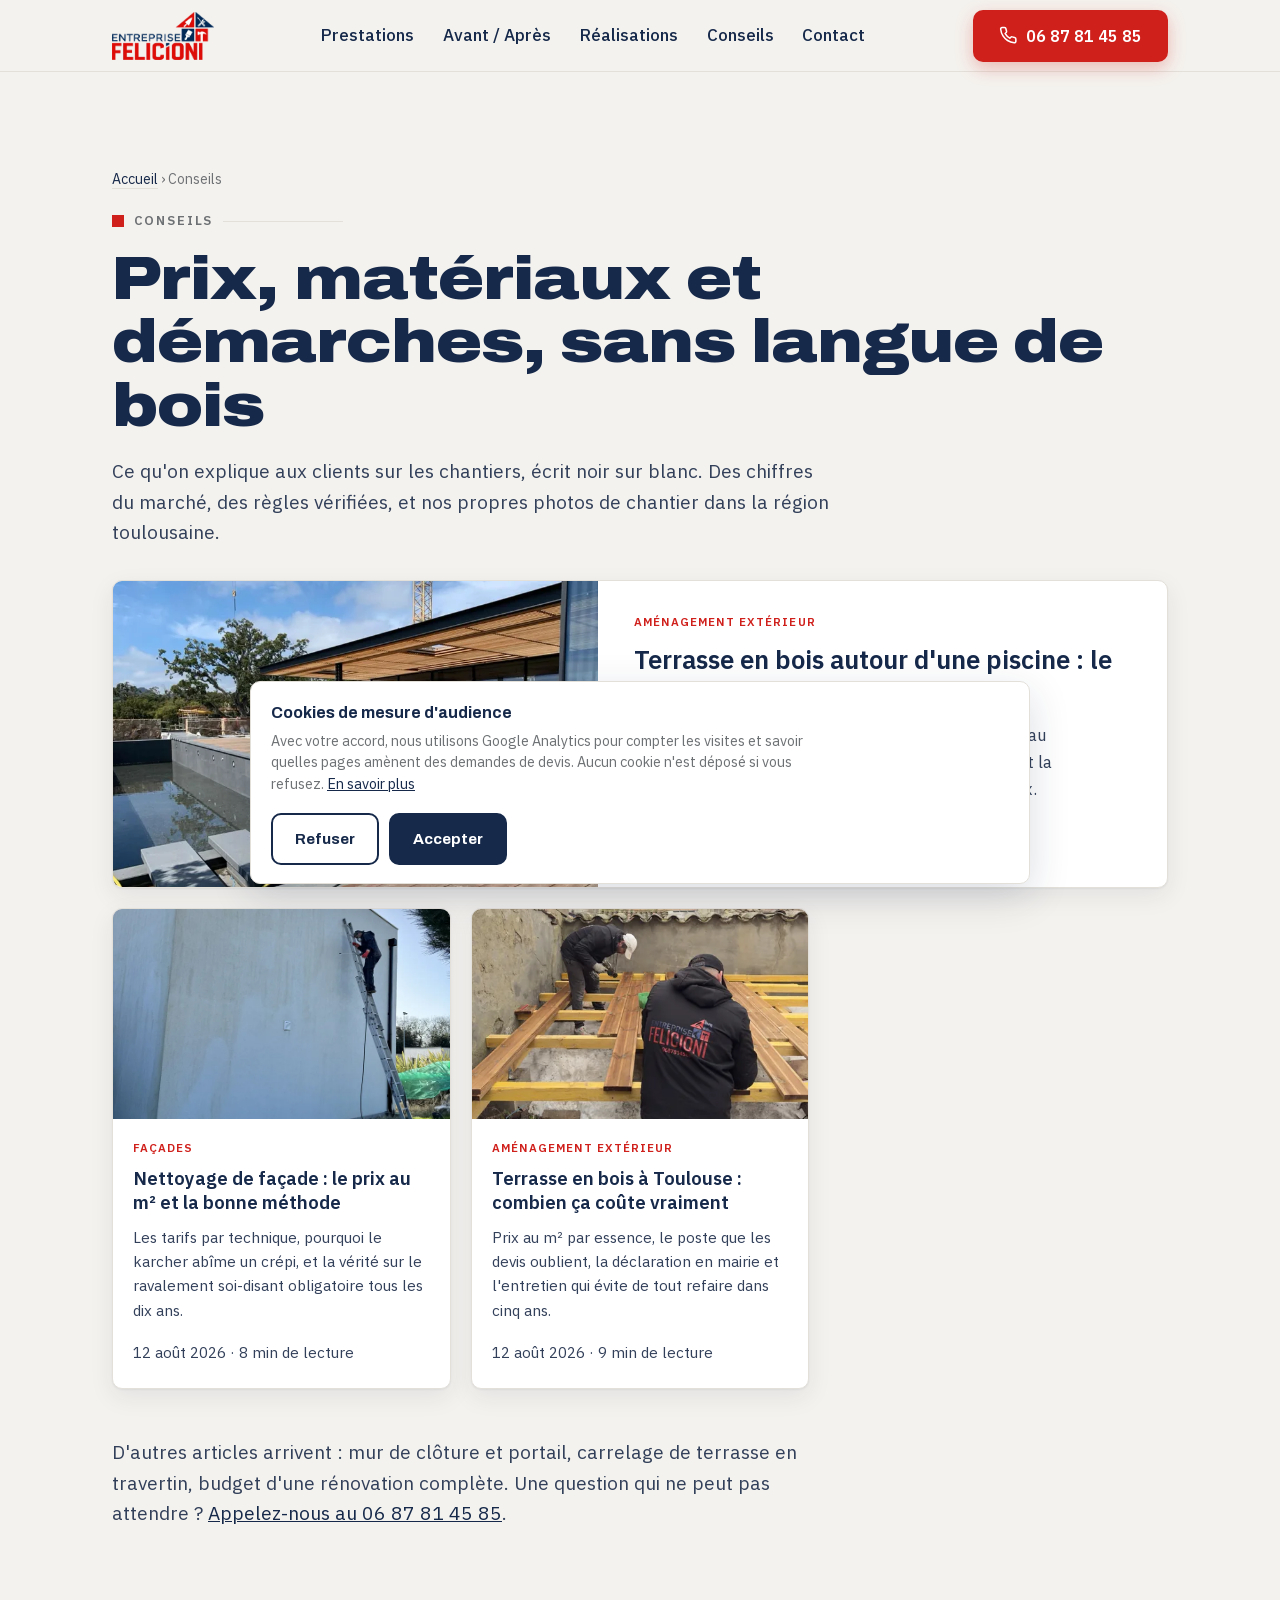
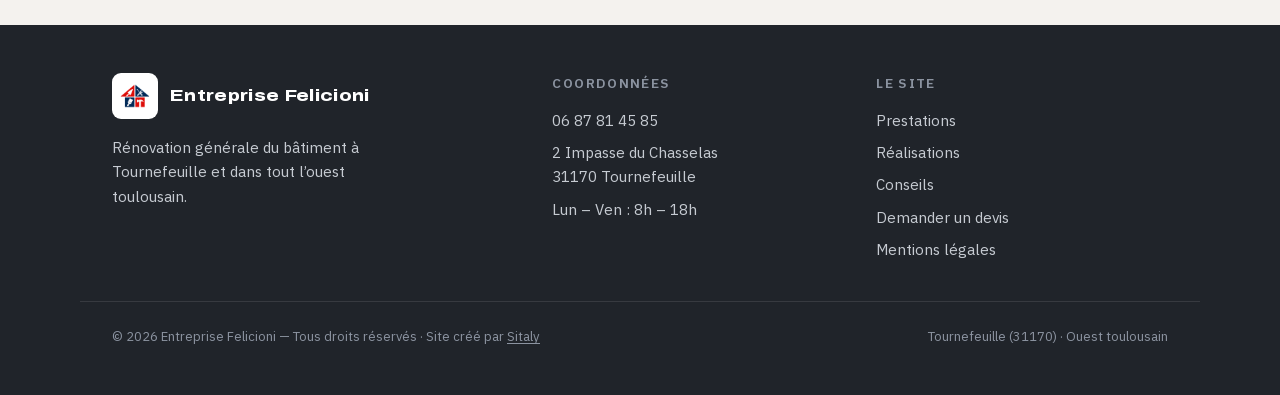
<file: blog/index.html>
<!DOCTYPE html>
<html lang="fr">
<head>
<meta charset="utf-8">
<meta name="viewport" content="width=device-width, initial-scale=1">
<title>Conseils travaux & rénovation — Entreprise Felicioni (Toulouse)</title>
<meta name="description" content="Prix, matériaux, démarches, entretien : les conseils d’une entreprise de rénovation de l’ouest toulousain, écrits à partir de vrais chantiers.">
<link rel="canonical" href="https://entreprise-felicioni.com/blog/">
<meta name="theme-color" content="#16294A">

<meta property="og:type" content="website">
<meta property="og:locale" content="fr_FR">
<meta property="og:site_name" content="Entreprise Felicioni">
<meta property="og:title" content="Conseils travaux & rénovation — Entreprise Felicioni">
<meta property="og:description" content="Prix, matériaux, démarches, entretien : les conseils d’une entreprise de rénovation de l’ouest toulousain.">
<meta property="og:url" content="https://entreprise-felicioni.com/blog/">
<meta property="og:image" content="https://entreprise-felicioni.com/img/blog-terrasse-bois-toulouse-1200.jpg">
<meta name="twitter:card" content="summary_large_image">

<link rel="icon" href="../favicon.ico?v=2" sizes="any">
<link rel="icon" type="image/png" href="../img/brand/favicon-32.png?v=2" sizes="32x32">
<link rel="apple-touch-icon" href="../img/brand/apple-touch-icon.png?v=2">
<link rel="preload" href="../fonts/archivo-latin.woff2" as="font" type="font/woff2" crossorigin>
<link rel="stylesheet" href="../css/styles.css?v=8">

<script type="application/ld+json">
{
  "@context":"https://schema.org",
  "@graph":[
    {
      "@type":"Blog",
      "@id":"https://entreprise-felicioni.com/blog/#blog",
      "name":"Conseils travaux & rénovation — Entreprise Felicioni",
      "description":"Prix, matériaux, démarches et entretien, expliqués par une entreprise de rénovation de l’ouest toulousain.",
      "url":"https://entreprise-felicioni.com/blog/",
      "inLanguage":"fr-FR",
      "publisher":{"@type":"Organization","name":"Entreprise Felicioni","url":"https://entreprise-felicioni.com/"},
      "blogPost":[{
        "@type":"BlogPosting",
        "headline":"Terrasse en bois autour d’une piscine : le prix et les pièges",
        "url":"https://entreprise-felicioni.com/blog/terrasse-bois-piscine-toulouse/",
        "datePublished":"2026-09-08",
        "image":"https://entreprise-felicioni.com/img/blog-terrasse-bois-piscine-toulouse-1200.jpg",
        "author":{"@type":"Person","name":"Enzo Felicioni"}
      },{
        "@type":"BlogPosting",
        "headline":"Nettoyage de façade : le prix au m² et la méthode qui convient à votre mur",
        "url":"https://entreprise-felicioni.com/blog/nettoyage-facade-toulouse/",
        "datePublished":"2026-08-12",
        "image":"https://entreprise-felicioni.com/img/blog-nettoyage-facade-toulouse-1200.jpg",
        "author":{"@type":"Person","name":"Enzo Felicioni"}
      },{
        "@type":"BlogPosting",
        "headline":"Terrasse en bois à Toulouse : combien ça coûte vraiment",
        "url":"https://entreprise-felicioni.com/blog/terrasse-bois-toulouse/",
        "datePublished":"2026-08-12",
        "image":"https://entreprise-felicioni.com/img/blog-terrasse-bois-toulouse-1200.jpg",
        "author":{"@type":"Person","name":"Enzo Felicioni"}
      }]
    },
    {
      "@type":"BreadcrumbList",
      "itemListElement":[
        {"@type":"ListItem","position":1,"name":"Accueil","item":"https://entreprise-felicioni.com/"},
        {"@type":"ListItem","position":2,"name":"Conseils"}
      ]
    }
  ]
}
</script>
</head>
<body>
<a class="skip" href="#main">Aller au contenu</a>

<header class="header">
  <div class="wrap header__bar">
    <a class="brand" href="../" aria-label="Entreprise Felicioni — accueil">
      <img src="../img/brand/logo.webp" width="170" height="80" alt="Entreprise Felicioni">
    </a>
    <nav class="nav" aria-label="Navigation principale">
      <a href="../#prestations">Prestations</a>
      <a href="../#avant-apres">Avant / Après</a>
      <a href="../#realisations">Réalisations</a>
      <a href="./">Conseils</a>
      <a href="../#contact">Contact</a>
    </nav>
    <a class="btn btn--primary header__cta" href="tel:+33687814585">
      <svg viewBox="0 0 24 24" fill="none" stroke="currentColor" stroke-width="2" aria-hidden="true"><path d="M22 16.9v3a2 2 0 0 1-2.2 2 19.8 19.8 0 0 1-8.6-3 19.5 19.5 0 0 1-6-6 19.8 19.8 0 0 1-3-8.6A2 2 0 0 1 4.1 2h3a2 2 0 0 1 2 1.7c.1 1 .4 1.9.7 2.8a2 2 0 0 1-.5 2.1L8.1 9.9a16 16 0 0 0 6 6l1.3-1.3a2 2 0 0 1 2.1-.4c.9.3 1.8.6 2.8.7a2 2 0 0 1 1.7 2Z"/></svg>
      06 87 81 45 85
    </a>
    <a class="header__call" href="tel:+33687814585" aria-label="Appeler le 06 87 81 45 85">
      <svg viewBox="0 0 24 24" fill="none" stroke="currentColor" stroke-width="2" aria-hidden="true"><path d="M22 16.9v3a2 2 0 0 1-2.2 2 19.8 19.8 0 0 1-8.6-3 19.5 19.5 0 0 1-6-6 19.8 19.8 0 0 1-3-8.6A2 2 0 0 1 4.1 2h3a2 2 0 0 1 2 1.7c.1 1 .4 1.9.7 2.8a2 2 0 0 1-.5 2.1L8.1 9.9a16 16 0 0 0 6 6l1.3-1.3a2 2 0 0 1 2.1-.4c.9.3 1.8.6 2.8.7a2 2 0 0 1 1.7 2Z"/></svg>
      Appeler
    </a>
    <button class="burger" aria-label="Ouvrir le menu" aria-expanded="false" aria-controls="menu-mobile">
      <span></span><span></span><span></span>
    </button>
  </div>
  <div class="mobile-menu" id="menu-mobile" data-open="false">
    <div class="mobile-menu__inner">
      <a href="../#prestations">Prestations</a>
      <a href="../#avant-apres">Avant / Après</a>
      <a href="../#realisations">Réalisations</a>
      <a href="./">Conseils</a>
      <a href="../#contact">Contact</a>
    </div>
  </div>
</header>

<main id="main">
<section class="section wrap">

  <p class="crumbs">
    <a href="../">Accueil</a> ›
    <span aria-current="page">Conseils</span>
  </p>

  <p class="overline">Conseils</p>
  <h1>Prix, matériaux et démarches, sans langue de bois</h1>
  <p class="lead" style="margin-top:1.1rem">Ce qu'on explique aux clients sur les chantiers, écrit noir sur blanc. Des chiffres du marché, des règles vérifiées, et nos propres photos de chantier dans la région toulousaine.</p>

  <div class="posts">

    <article class="postcard postcard--feature">
      <div class="postcard__media">
        <picture>
          <source type="image/webp" srcset="../img/blog-terrasse-bois-piscine-toulouse-480.webp 480w, ../img/blog-terrasse-bois-piscine-toulouse-760.webp 760w, ../img/blog-terrasse-bois-piscine-toulouse-1200.webp 1200w" sizes="(min-width:760px) 50vw,100vw">
          <img src="../img/blog-terrasse-bois-piscine-toulouse-480.jpg" srcset="../img/blog-terrasse-bois-piscine-toulouse-480.jpg 480w, ../img/blog-terrasse-bois-piscine-toulouse-760.jpg 760w, ../img/blog-terrasse-bois-piscine-toulouse-1200.jpg 1200w" sizes="(min-width:760px) 50vw,100vw" width="480" height="300" loading="lazy" decoding="async" alt="Plage en bois exotique le long d’un bassin miroir avec margelles en pierre grise">
        </picture>
      </div>
      <div class="postcard__body">
        <span class="postcard__tag">Aménagement extérieur</span>
        <h3><a href="terrasse-bois-piscine-toulouse/">Terrasse en bois autour d'une piscine : le prix et les pièges</a></h3>
        <p>Le prix au m² d'une plage, les essences qui tiennent au chlore, pourquoi les lames rainurées glissent plus, et la barrière qui cesse d'être conforme après les travaux.</p>
        <p class="postcard__meta">8 septembre 2026 · 9 min de lecture</p>
      </div>
    </article>

    <article class="postcard">
      <div class="postcard__media">
        <picture>
          <source type="image/webp" srcset="../img/blog-nettoyage-facade-toulouse-480.webp 480w, ../img/blog-nettoyage-facade-toulouse-760.webp 760w, ../img/blog-nettoyage-facade-toulouse-1200.webp 1200w" sizes="(min-width:760px) 50vw,100vw">
          <img src="../img/blog-nettoyage-facade-toulouse-480.jpg" srcset="../img/blog-nettoyage-facade-toulouse-480.jpg 480w, ../img/blog-nettoyage-facade-toulouse-760.jpg 760w, ../img/blog-nettoyage-facade-toulouse-1200.jpg 1200w" sizes="(min-width:760px) 50vw,100vw" width="480" height="300" loading="lazy" decoding="async" alt="Traitement d’une façade encrassée depuis une échelle par l’Entreprise Felicioni">
        </picture>
      </div>
      <div class="postcard__body">
        <span class="postcard__tag">Façades</span>
        <h3><a href="nettoyage-facade-toulouse/">Nettoyage de façade : le prix au m² et la bonne méthode</a></h3>
        <p>Les tarifs par technique, pourquoi le karcher abîme un crépi, et la vérité sur le ravalement soi-disant obligatoire tous les dix ans.</p>
        <p class="postcard__meta">12 août 2026 · 8 min de lecture</p>
      </div>
    </article>

    <article class="postcard">
      <div class="postcard__media">
        <picture>
          <source type="image/webp" srcset="../img/blog-terrasse-bois-toulouse-480.webp 480w, ../img/blog-terrasse-bois-toulouse-760.webp 760w, ../img/blog-terrasse-bois-toulouse-1200.webp 1200w" sizes="(min-width:960px) 340px,(min-width:640px) 45vw,90vw">
          <img src="../img/blog-terrasse-bois-toulouse-480.jpg" srcset="../img/blog-terrasse-bois-toulouse-480.jpg 480w, ../img/blog-terrasse-bois-toulouse-760.jpg 760w, ../img/blog-terrasse-bois-toulouse-1200.jpg 1200w" sizes="(min-width:960px) 340px,(min-width:640px) 45vw,90vw" width="480" height="300" loading="lazy" decoding="async" alt="Pose des lames d’une terrasse en bois sur lambourdes par l’Entreprise Felicioni">
        </picture>
      </div>
      <div class="postcard__body">
        <span class="postcard__tag">Aménagement extérieur</span>
        <h3><a href="terrasse-bois-toulouse/">Terrasse en bois à Toulouse : combien ça coûte vraiment</a></h3>
        <p>Prix au m² par essence, le poste que les devis oublient, la déclaration en mairie et l'entretien qui évite de tout refaire dans cinq ans.</p>
        <p class="postcard__meta">12 août 2026 · 9 min de lecture</p>
      </div>
    </article>

  </div>

  <p class="lead" style="margin-top:3rem">D'autres articles arrivent : mur de clôture et portail, carrelage de terrasse en travertin, budget d'une rénovation complète. Une question qui ne peut pas attendre ? <a href="tel:+33687814585" style="color:var(--bleu)">Appelez-nous au 06 87 81 45 85</a>.</p>

</section>
</main>

<footer class="footer">
  <div class="wrap footer__grid">
    <div>
      <div class="footer__brand">
        <span class="chip"><img src="../img/brand/icon-192.png" width="34" height="34" alt=""></span>
        <b>Entreprise Felicioni</b>
      </div>
      <p style="margin-top:1rem;max-width:34ch;font-size:.95rem">Rénovation générale du bâtiment à Tournefeuille et dans tout l’ouest toulousain.</p>
    </div>
    <div>
      <h4>Coordonnées</h4>
      <ul>
        <li><a href="tel:+33687814585">06 87 81 45 85</a></li>
        <li>2 Impasse du Chasselas<br>31170 Tournefeuille</li>
        <li>Lun – Ven : 8h – 18h</li>
      </ul>
    </div>
    <div>
      <h4>Le site</h4>
      <ul>
        <li><a href="../#prestations">Prestations</a></li>
        <li><a href="../#realisations">Réalisations</a></li>
        <li><a href="./">Conseils</a></li>
        <li><a href="../#contact">Demander un devis</a></li>
        <li><a href="../mentions-legales.html">Mentions légales</a></li>
      </ul>
    </div>
  </div>
  <div class="wrap footer__bottom">
    <span>© <span id="year">2026</span> Entreprise Felicioni — Tous droits réservés · Site créé par <a href="https://sitaly.fr" target="_blank" rel="noopener" style="color:inherit;text-decoration:underline;text-underline-offset:2px">Sitaly</a></span>
    <span>Tournefeuille (31170) · Ouest toulousain</span>
  </div>
</footer>

<div class="callbar">
  <a href="tel:+33687814585">
    <svg viewBox="0 0 24 24" fill="none" stroke="currentColor" stroke-width="2" aria-hidden="true"><path d="M22 16.9v3a2 2 0 0 1-2.2 2 19.8 19.8 0 0 1-8.6-3 19.5 19.5 0 0 1-6-6 19.8 19.8 0 0 1-3-8.6A2 2 0 0 1 4.1 2h3a2 2 0 0 1 2 1.7c.1 1 .4 1.9.7 2.8a2 2 0 0 1-.5 2.1L8.1 9.9a16 16 0 0 0 6 6l1.3-1.3a2 2 0 0 1 2.1-.4c.9.3 1.8.6 2.8.7a2 2 0 0 1 1.7 2Z"/></svg>
  Appeler — 06 87 81 45 85
  </a>
</div>

<script src="../js/main.js?v=9" defer></script>
<!-- Consentement cookies (RGPD/CNIL) + Google Analytics 4 : voir js/consent.js -->
<script src="/js/consent.js" defer></script>
</body>
</html>
</file>
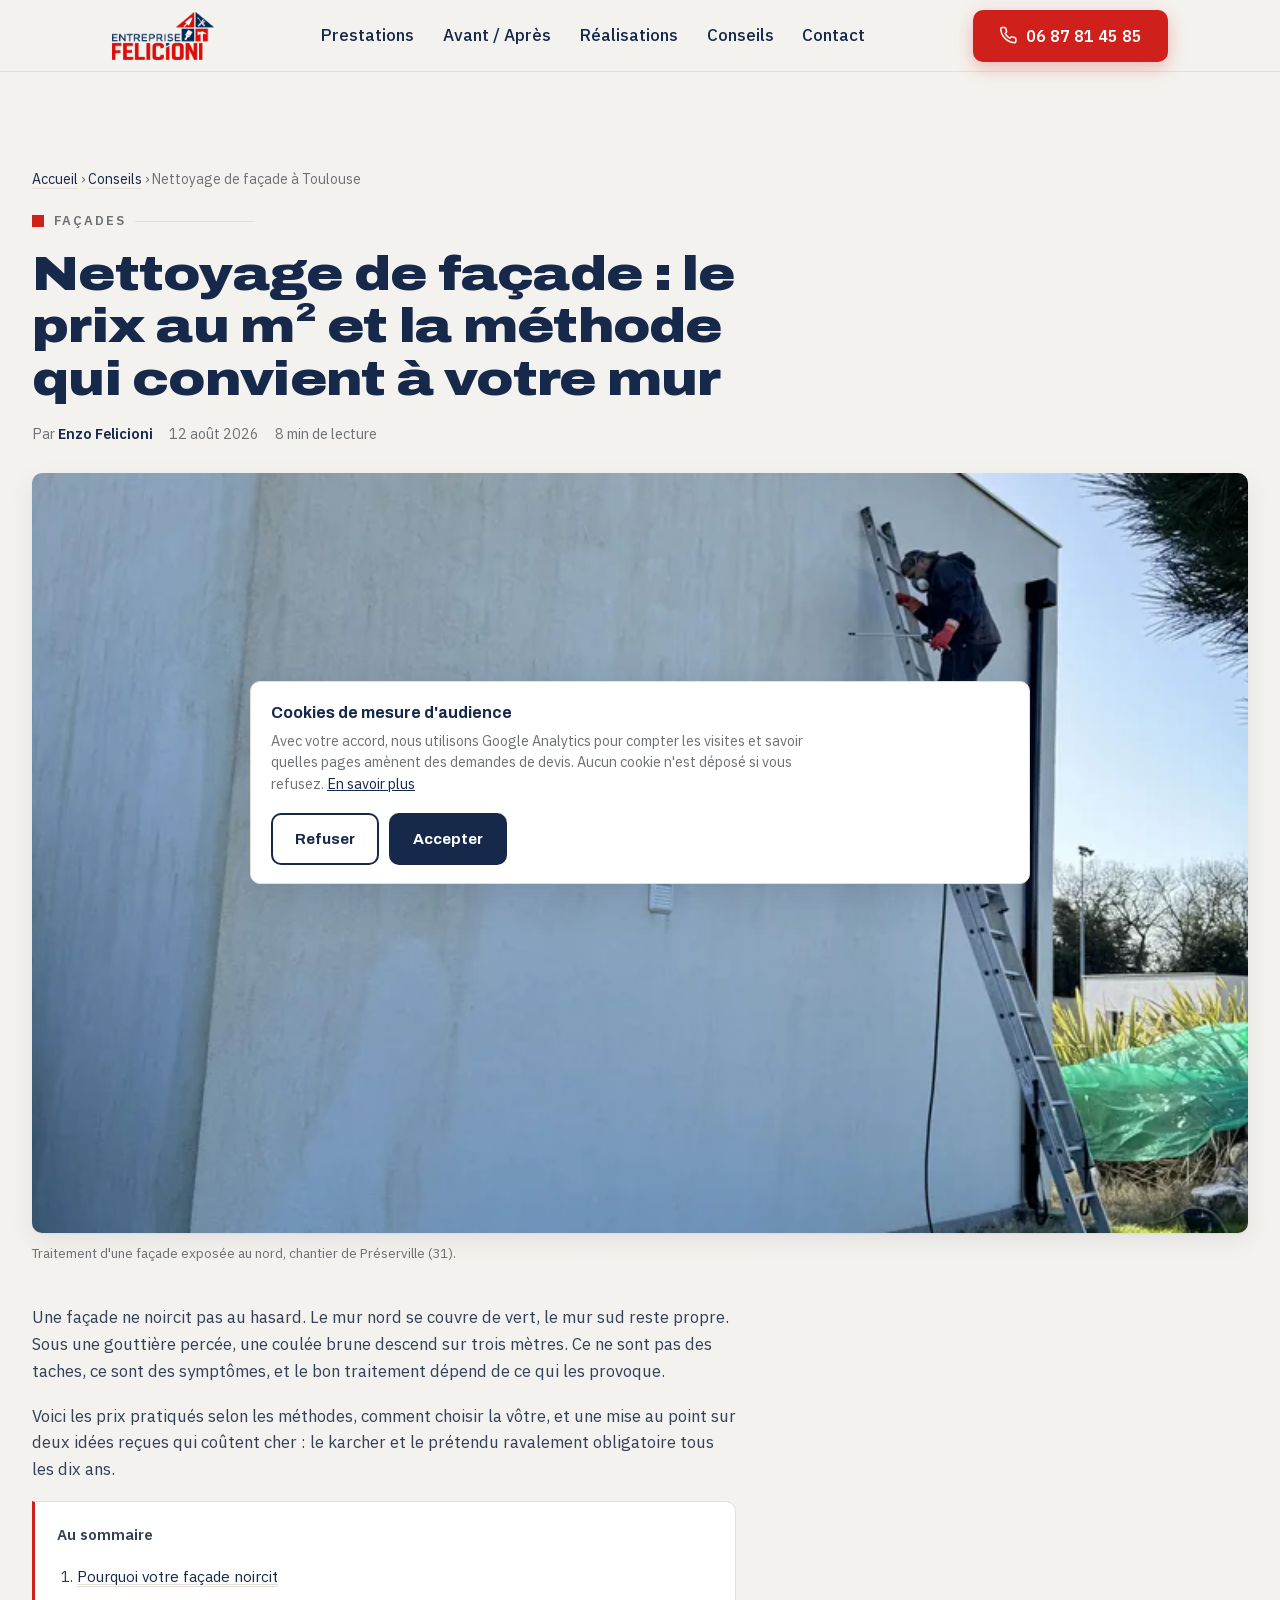
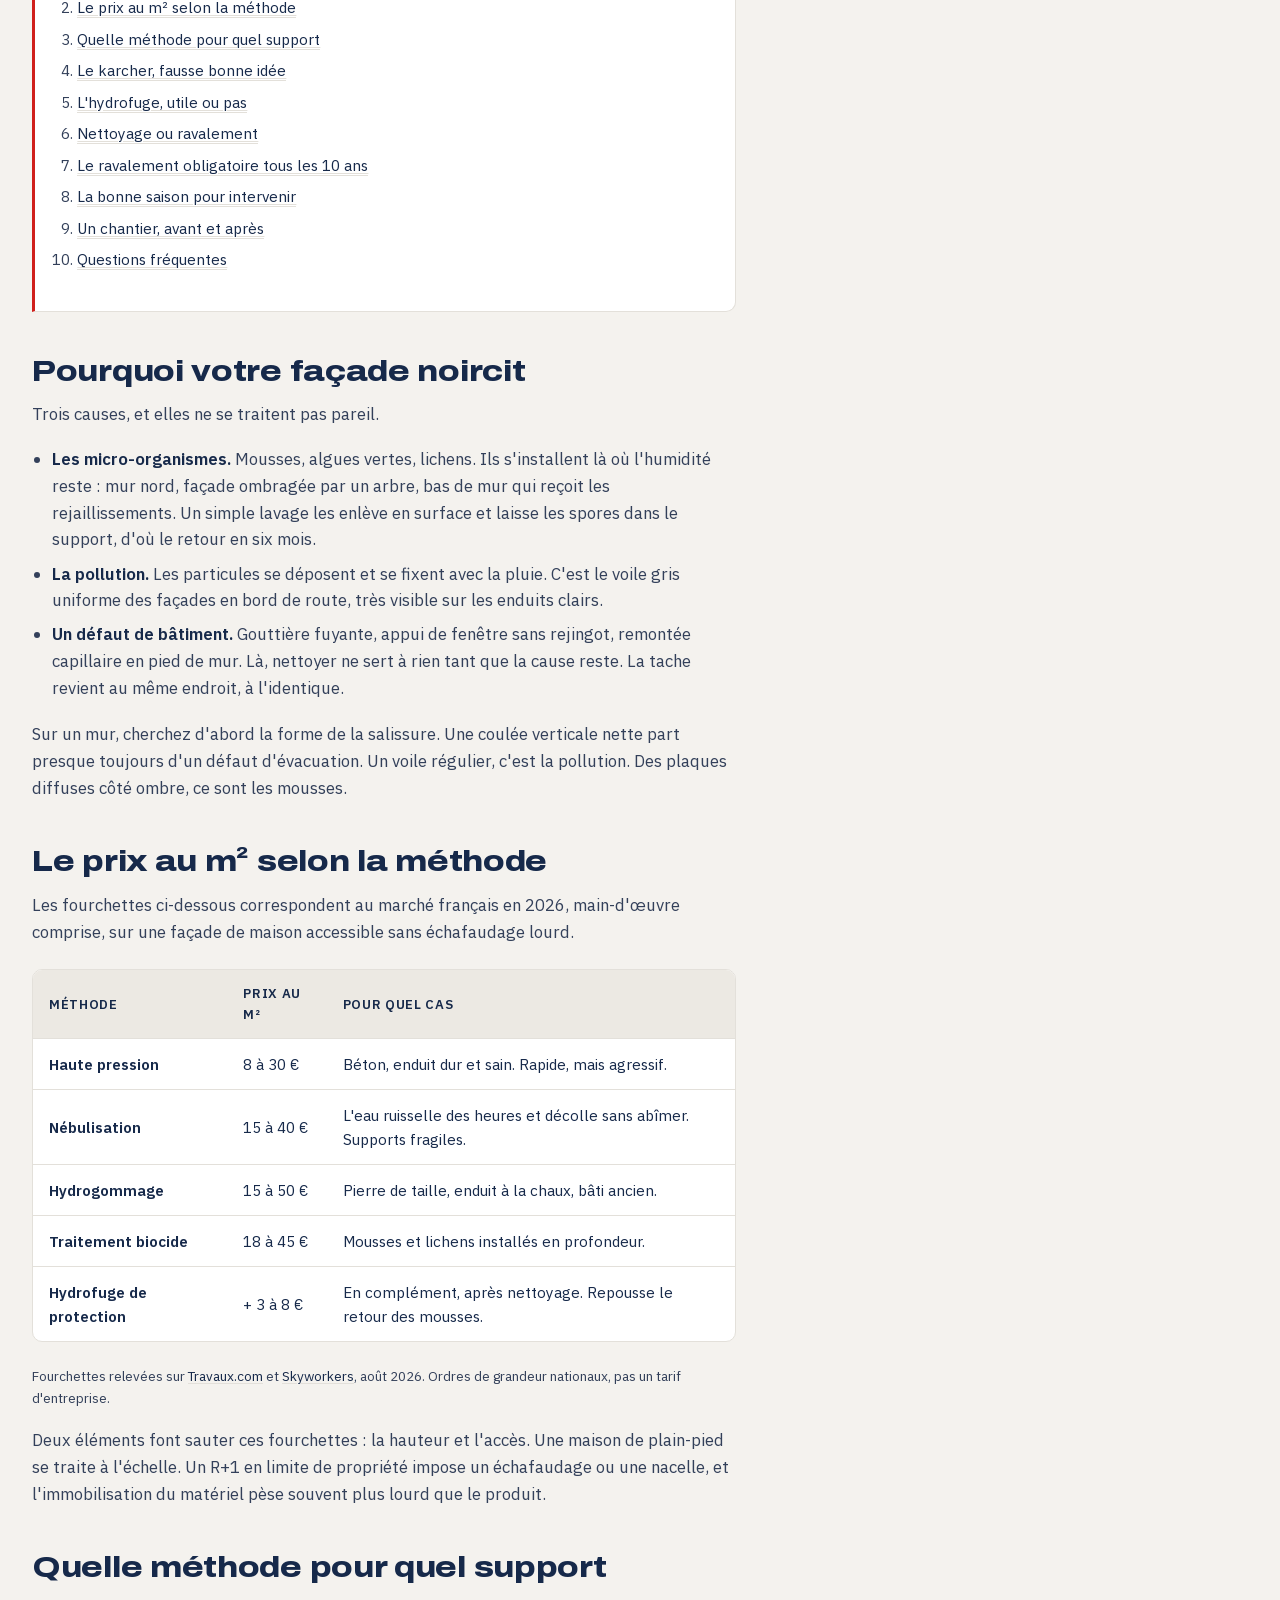
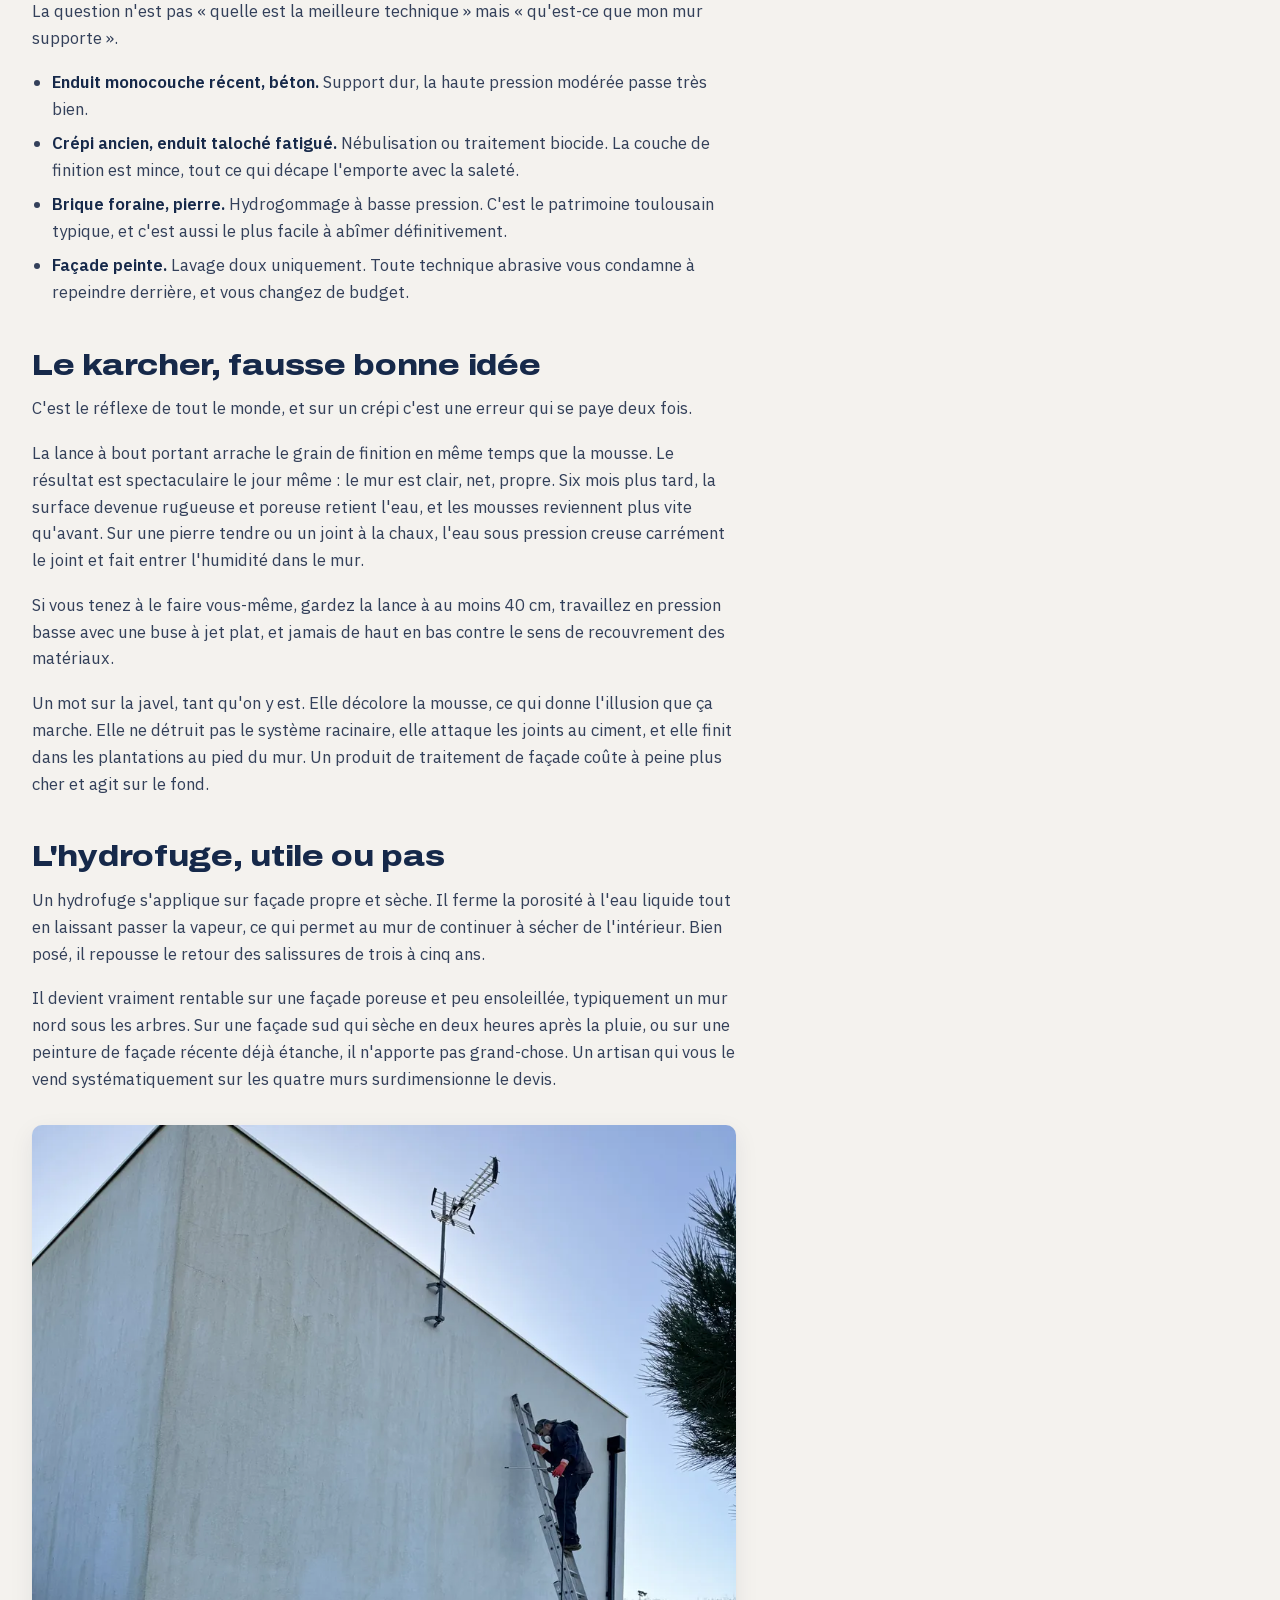
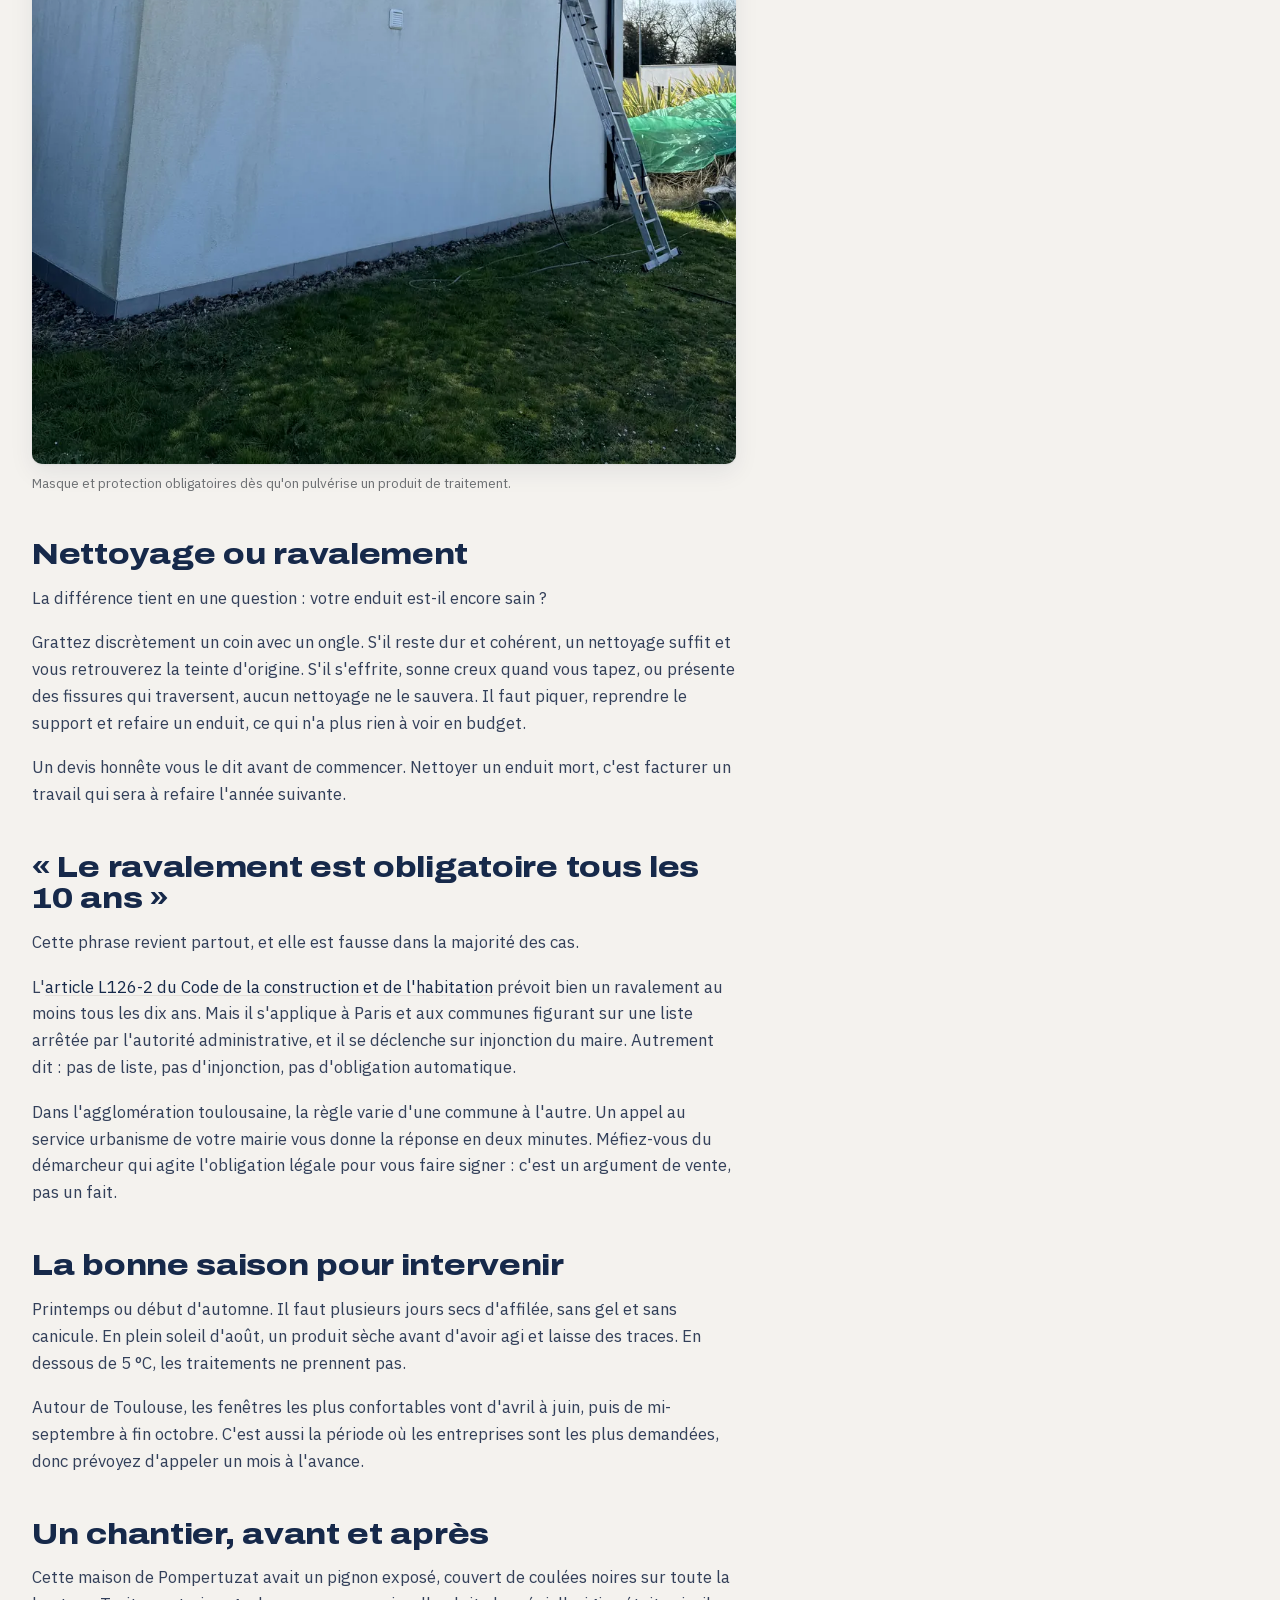
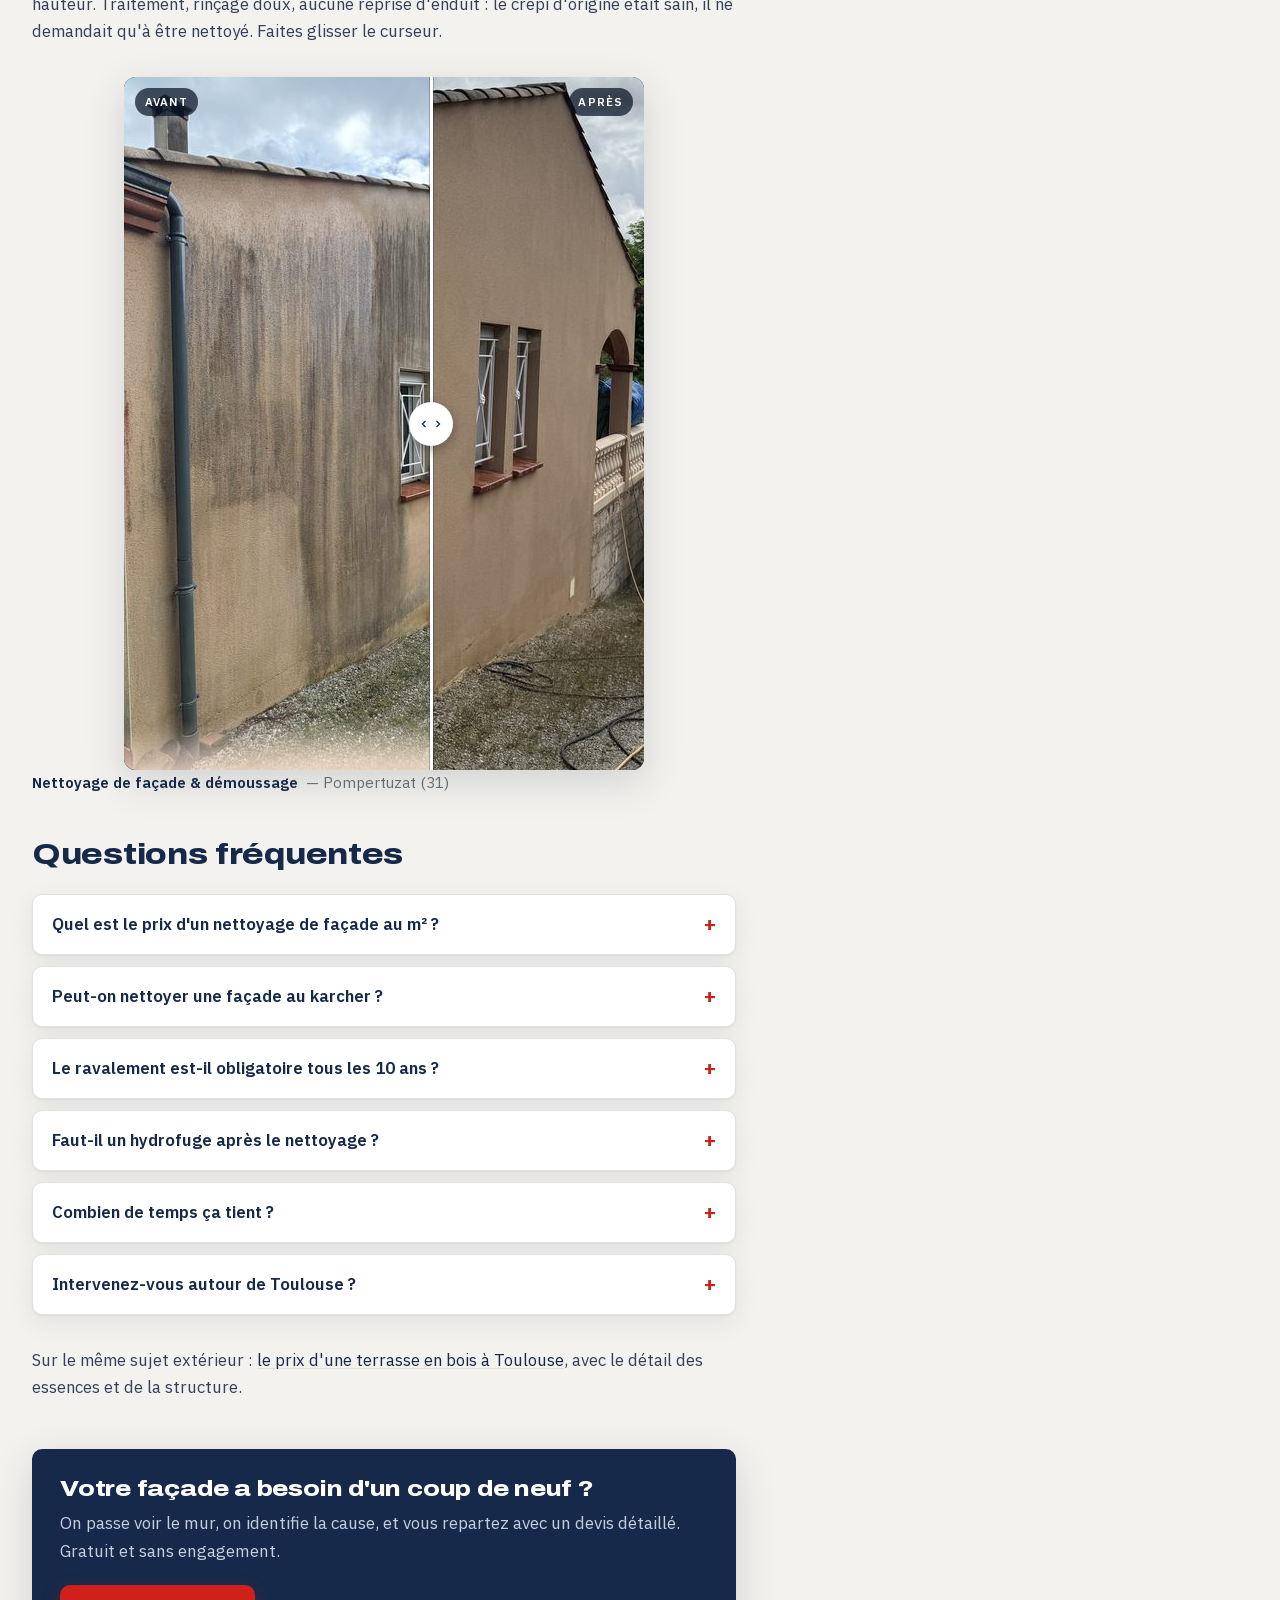
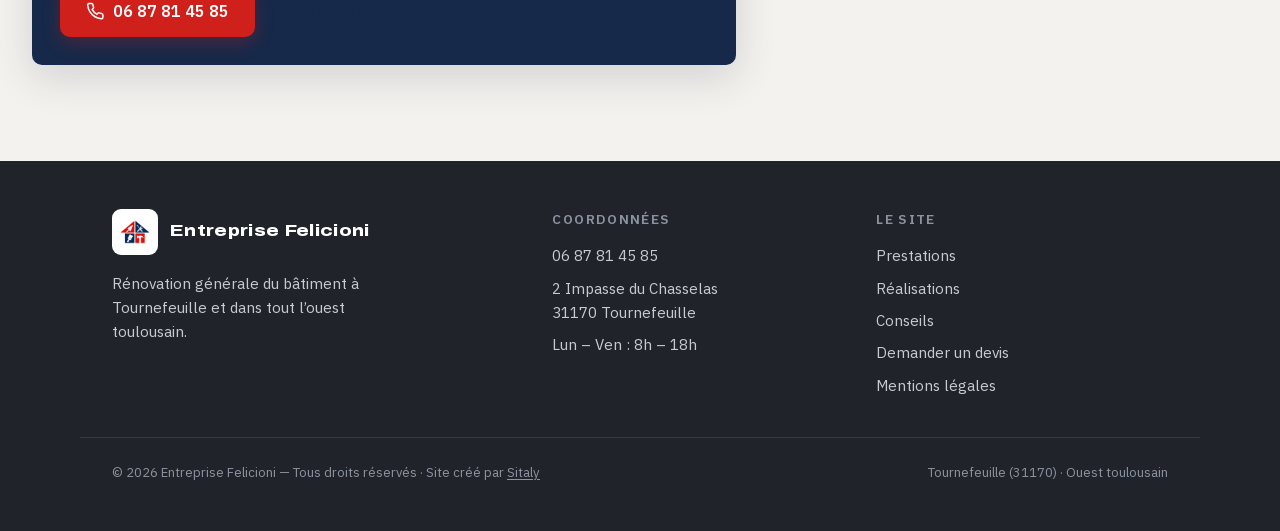
<file: blog/nettoyage-facade-toulouse/index.html>
<!DOCTYPE html>
<html lang="fr">
<head>
<meta charset="utf-8">
<meta name="viewport" content="width=device-width, initial-scale=1">
<title>Nettoyage de façade à Toulouse : prix au m² et méthodes</title>
<meta name="description" content="Prix d’un nettoyage de façade au m² selon la méthode, le piège du karcher sur un crépi, l’hydrofuge, et ce que dit vraiment la loi sur le ravalement. Devis gratuit au 06 87 81 45 85.">
<link rel="canonical" href="https://entreprise-felicioni.com/blog/nettoyage-facade-toulouse/">
<meta name="theme-color" content="#16294A">

<meta property="og:type" content="article">
<meta property="og:locale" content="fr_FR">
<meta property="og:site_name" content="Entreprise Felicioni">
<meta property="og:title" content="Nettoyage de façade à Toulouse : prix au m² et méthodes">
<meta property="og:description" content="Prix au m² par méthode, le piège du karcher sur un crépi, l’hydrofuge, et ce que dit vraiment la loi sur le ravalement.">
<meta property="og:url" content="https://entreprise-felicioni.com/blog/nettoyage-facade-toulouse/">
<meta property="og:image" content="https://entreprise-felicioni.com/img/blog-nettoyage-facade-toulouse-1200.jpg">
<meta property="og:image:width" content="1200">
<meta property="og:image:height" content="750">
<meta name="twitter:card" content="summary_large_image">
<meta name="twitter:title" content="Nettoyage de façade à Toulouse : prix au m² et méthodes">
<meta name="twitter:description" content="Prix au m² par méthode, le piège du karcher, l’hydrofuge, et ce que dit vraiment la loi.">
<meta name="twitter:image" content="https://entreprise-felicioni.com/img/blog-nettoyage-facade-toulouse-1200.jpg">

<link rel="icon" href="../../favicon.ico?v=2" sizes="any">
<link rel="icon" type="image/png" href="../../img/brand/favicon-32.png?v=2" sizes="32x32">
<link rel="apple-touch-icon" href="../../img/brand/apple-touch-icon.png?v=2">
<link rel="preload" href="../../fonts/archivo-latin.woff2" as="font" type="font/woff2" crossorigin>
<link rel="stylesheet" href="../../css/styles.css?v=8">

<script type="application/ld+json">
{
  "@context":"https://schema.org",
  "@graph":[
    {
      "@type":"BlogPosting",
      "@id":"https://entreprise-felicioni.com/blog/nettoyage-facade-toulouse/#article",
      "headline":"Nettoyage de façade à Toulouse : prix au m² et méthodes",
      "description":"Prix au m² selon la méthode de nettoyage, choix de la technique selon le support, hydrofuge, et cadre légal réel du ravalement obligatoire.",
      "image":"https://entreprise-felicioni.com/img/blog-nettoyage-facade-toulouse-1200.jpg",
      "datePublished":"2026-08-12",
      "dateModified":"2026-08-12",
      "inLanguage":"fr-FR",
      "author":{
        "@type":"Person",
        "name":"Enzo Felicioni",
        "jobTitle":"Artisan, Entreprise Felicioni",
        "worksFor":{"@type":"Organization","name":"Entreprise Felicioni"}
      },
      "publisher":{
        "@type":"Organization",
        "name":"Entreprise Felicioni",
        "logo":{"@type":"ImageObject","url":"https://entreprise-felicioni.com/img/brand/icon-512.png"}
      },
      "mainEntityOfPage":{"@type":"WebPage","@id":"https://entreprise-felicioni.com/blog/nettoyage-facade-toulouse/"},
      "about":["Nettoyage de façade","Ravalement","Démoussage","Hydrofuge"],
      "spatialCoverage":{"@type":"Place","name":"Toulouse et Haute-Garonne"}
    },
    {
      "@type":"BreadcrumbList",
      "itemListElement":[
        {"@type":"ListItem","position":1,"name":"Accueil","item":"https://entreprise-felicioni.com/"},
        {"@type":"ListItem","position":2,"name":"Conseils","item":"https://entreprise-felicioni.com/blog/"},
        {"@type":"ListItem","position":3,"name":"Nettoyage de façade à Toulouse"}
      ]
    },
    {
      "@type":"FAQPage",
      "mainEntity":[
        {"@type":"Question","name":"Quel est le prix d’un nettoyage de façade au m² ?",
         "acceptedAnswer":{"@type":"Answer","text":"En 2026, le marché français situe le nettoyage de façade entre 8 et 50 € du m² selon la technique. La haute pression va de 8 à 30 €, le traitement chimique biocide de 18 à 45 €, la nébulisation de 15 à 40 €, l’hydrogommage de 15 à 50 €. Un hydrofuge de protection ajoute 3 à 8 € du m²."}},
        {"@type":"Question","name":"Peut-on nettoyer une façade au karcher ?",
         "acceptedAnswer":{"@type":"Answer","text":"Sur un béton ou un enduit dur en bon état, oui, à condition de garder de la distance et de rester en pression modérée. Sur un crépi ancien, une pierre tendre ou un enduit à la chaux, la haute pression arrache la couche de finition et ouvre le support à l’eau. Le mur ressort plus clair sur le moment, puis se salit deux fois plus vite."}},
        {"@type":"Question","name":"Le ravalement de façade est-il obligatoire tous les 10 ans ?",
         "acceptedAnswer":{"@type":"Answer","text":"Pas partout. L’article L126-2 du Code de la construction et de l’habitation prévoit un ravalement au moins tous les dix ans, mais uniquement à Paris et dans les communes figurant sur une liste arrêtée par l’autorité administrative, et sur injonction du maire. Ailleurs, aucune obligation automatique. Renseignez-vous en mairie."}},
        {"@type":"Question","name":"Faut-il appliquer un hydrofuge après le nettoyage ?",
         "acceptedAnswer":{"@type":"Answer","text":"Sur une façade poreuse exposée au nord ou à l’ombre, oui. L’hydrofuge empêche l’eau de pénétrer tout en laissant le mur respirer, ce qui retarde le retour des mousses de trois à cinq ans. Sur un support déjà étanche ou une peinture de façade récente, il n’apporte rien."}},
        {"@type":"Question","name":"Quelle est la bonne saison pour nettoyer une façade ?",
         "acceptedAnswer":{"@type":"Answer","text":"Le printemps et le début d’automne. Il faut plusieurs jours secs sans gel et sans canicule : un produit qui sèche trop vite en plein soleil d’août n’a pas le temps d’agir, et le gel bloque la prise des traitements."}}
      ]
    }
  ]
}
</script>
</head>
<body>
<a class="skip" href="#main">Aller au contenu</a>

<header class="header">
  <div class="wrap header__bar">
    <a class="brand" href="../../" aria-label="Entreprise Felicioni — accueil">
      <img src="../../img/brand/logo.webp" width="170" height="80" alt="Entreprise Felicioni">
    </a>
    <nav class="nav" aria-label="Navigation principale">
      <a href="../../#prestations">Prestations</a>
      <a href="../../#avant-apres">Avant / Après</a>
      <a href="../../#realisations">Réalisations</a>
      <a href="../">Conseils</a>
      <a href="../../#contact">Contact</a>
    </nav>
    <a class="btn btn--primary header__cta" href="tel:+33687814585">
      <svg viewBox="0 0 24 24" fill="none" stroke="currentColor" stroke-width="2" aria-hidden="true"><path d="M22 16.9v3a2 2 0 0 1-2.2 2 19.8 19.8 0 0 1-8.6-3 19.5 19.5 0 0 1-6-6 19.8 19.8 0 0 1-3-8.6A2 2 0 0 1 4.1 2h3a2 2 0 0 1 2 1.7c.1 1 .4 1.9.7 2.8a2 2 0 0 1-.5 2.1L8.1 9.9a16 16 0 0 0 6 6l1.3-1.3a2 2 0 0 1 2.1-.4c.9.3 1.8.6 2.8.7a2 2 0 0 1 1.7 2Z"/></svg>
      06 87 81 45 85
    </a>
    <a class="header__call" href="tel:+33687814585" aria-label="Appeler le 06 87 81 45 85">
      <svg viewBox="0 0 24 24" fill="none" stroke="currentColor" stroke-width="2" aria-hidden="true"><path d="M22 16.9v3a2 2 0 0 1-2.2 2 19.8 19.8 0 0 1-8.6-3 19.5 19.5 0 0 1-6-6 19.8 19.8 0 0 1-3-8.6A2 2 0 0 1 4.1 2h3a2 2 0 0 1 2 1.7c.1 1 .4 1.9.7 2.8a2 2 0 0 1-.5 2.1L8.1 9.9a16 16 0 0 0 6 6l1.3-1.3a2 2 0 0 1 2.1-.4c.9.3 1.8.6 2.8.7a2 2 0 0 1 1.7 2Z"/></svg>
      Appeler
    </a>
    <button class="burger" aria-label="Ouvrir le menu" aria-expanded="false" aria-controls="menu-mobile">
      <span></span><span></span><span></span>
    </button>
  </div>
  <div class="mobile-menu" id="menu-mobile" data-open="false">
    <div class="mobile-menu__inner">
      <a href="../../#prestations">Prestations</a>
      <a href="../../#avant-apres">Avant / Après</a>
      <a href="../../#realisations">Réalisations</a>
      <a href="../">Conseils</a>
      <a href="../../#contact">Contact</a>
    </div>
  </div>
</header>

<main id="main">
<article class="section wrap post">

  <p class="crumbs">
    <a href="../../">Accueil</a> ›
    <a href="../">Conseils</a> ›
    <span aria-current="page">Nettoyage de façade à Toulouse</span>
  </p>

  <header class="post__head">
    <p class="overline">Façades</p>
    <h1>Nettoyage de façade : le prix au m² et la méthode qui convient à votre mur</h1>
    <p class="post__meta">
      <span>Par <b>Enzo Felicioni</b></span>
      <span>12 août 2026</span>
      <span>8 min de lecture</span>
    </p>
  </header>

  <figure class="post__cover">
    <picture>
      <source type="image/webp" srcset="../../img/blog-nettoyage-facade-toulouse-760.webp 760w, ../../img/blog-nettoyage-facade-toulouse-1200.webp 1200w" sizes="(min-width:768px) 704px, 100vw">
      <img src="../../img/blog-nettoyage-facade-toulouse-1200.jpg" srcset="../../img/blog-nettoyage-facade-toulouse-760.jpg 760w, ../../img/blog-nettoyage-facade-toulouse-1200.jpg 1200w" sizes="(min-width:768px) 704px, 100vw" width="1200" height="750" alt="Application d’un traitement de nettoyage sur une façade encrassée depuis une échelle, chantier à Préserville" fetchpriority="high" decoding="async">
    </picture>
    <figcaption>Traitement d'une façade exposée au nord, chantier de Préserville (31).</figcaption>
  </figure>

  <div class="prose">

    <p>Une façade ne noircit pas au hasard. Le mur nord se couvre de vert, le mur sud reste propre. Sous une gouttière percée, une coulée brune descend sur trois mètres. Ce ne sont pas des taches, ce sont des symptômes, et le bon traitement dépend de ce qui les provoque.</p>
    <p>Voici les prix pratiqués selon les méthodes, comment choisir la vôtre, et une mise au point sur deux idées reçues qui coûtent cher : le karcher et le prétendu ravalement obligatoire tous les dix ans.</p>

    <nav class="toc" aria-label="Sommaire">
      <p>Au sommaire</p>
      <ol>
        <li><a href="#pourquoi">Pourquoi votre façade noircit</a></li>
        <li><a href="#prix">Le prix au m² selon la méthode</a></li>
        <li><a href="#methode">Quelle méthode pour quel support</a></li>
        <li><a href="#karcher">Le karcher, fausse bonne idée</a></li>
        <li><a href="#hydrofuge">L'hydrofuge, utile ou pas</a></li>
        <li><a href="#ravalement">Nettoyage ou ravalement</a></li>
        <li><a href="#loi">Le ravalement obligatoire tous les 10 ans</a></li>
        <li><a href="#saison">La bonne saison pour intervenir</a></li>
        <li><a href="#chantier">Un chantier, avant et après</a></li>
        <li><a href="#faq">Questions fréquentes</a></li>
      </ol>
    </nav>

    <h2 id="pourquoi">Pourquoi votre façade noircit</h2>
    <p>Trois causes, et elles ne se traitent pas pareil.</p>
    <ul>
      <li><strong>Les micro-organismes.</strong> Mousses, algues vertes, lichens. Ils s'installent là où l'humidité reste : mur nord, façade ombragée par un arbre, bas de mur qui reçoit les rejaillissements. Un simple lavage les enlève en surface et laisse les spores dans le support, d'où le retour en six mois.</li>
      <li><strong>La pollution.</strong> Les particules se déposent et se fixent avec la pluie. C'est le voile gris uniforme des façades en bord de route, très visible sur les enduits clairs.</li>
      <li><strong>Un défaut de bâtiment.</strong> Gouttière fuyante, appui de fenêtre sans rejingot, remontée capillaire en pied de mur. Là, nettoyer ne sert à rien tant que la cause reste. La tache revient au même endroit, à l'identique.</li>
    </ul>
    <p>Sur un mur, cherchez d'abord la forme de la salissure. Une coulée verticale nette part presque toujours d'un défaut d'évacuation. Un voile régulier, c'est la pollution. Des plaques diffuses côté ombre, ce sont les mousses.</p>

    <h2 id="prix">Le prix au m² selon la méthode</h2>
    <p>Les fourchettes ci-dessous correspondent au marché français en 2026, main-d'œuvre comprise, sur une façade de maison accessible sans échafaudage lourd.</p>

    <div class="tablewrap">
      <table class="ptable">
        <thead>
          <tr><th scope="col">Méthode</th><th scope="col">Prix au m²</th><th scope="col">Pour quel cas</th></tr>
        </thead>
        <tbody>
          <tr><td>Haute pression</td><td>8 à 30 €</td><td>Béton, enduit dur et sain. Rapide, mais agressif.</td></tr>
          <tr><td>Nébulisation</td><td>15 à 40 €</td><td>L'eau ruisselle des heures et décolle sans abîmer. Supports fragiles.</td></tr>
          <tr><td>Hydrogommage</td><td>15 à 50 €</td><td>Pierre de taille, enduit à la chaux, bâti ancien.</td></tr>
          <tr><td>Traitement biocide</td><td>18 à 45 €</td><td>Mousses et lichens installés en profondeur.</td></tr>
          <tr><td>Hydrofuge de protection</td><td>+ 3 à 8 €</td><td>En complément, après nettoyage. Repousse le retour des mousses.</td></tr>
        </tbody>
      </table>
    </div>
    <p class="tablenote">Fourchettes relevées sur <a href="https://www.travaux.com/construction-renovation-maison/guide-des-prix/prix-du-nettoyage-facade" target="_blank" rel="noopener">Travaux.com</a> et <a href="https://www.entreprise-travaux-en-hauteur.fr/2026/02/10/prix-nettoyage-facade/" target="_blank" rel="noopener">Skyworkers</a>, août 2026. Ordres de grandeur nationaux, pas un tarif d'entreprise.</p>

    <p>Deux éléments font sauter ces fourchettes : la hauteur et l'accès. Une maison de plain-pied se traite à l'échelle. Un R+1 en limite de propriété impose un échafaudage ou une nacelle, et l'immobilisation du matériel pèse souvent plus lourd que le produit.</p>

    <h2 id="methode">Quelle méthode pour quel support</h2>
    <p>La question n'est pas « quelle est la meilleure technique » mais « qu'est-ce que mon mur supporte ».</p>
    <ul>
      <li><strong>Enduit monocouche récent, béton.</strong> Support dur, la haute pression modérée passe très bien.</li>
      <li><strong>Crépi ancien, enduit taloché fatigué.</strong> Nébulisation ou traitement biocide. La couche de finition est mince, tout ce qui décape l'emporte avec la saleté.</li>
      <li><strong>Brique foraine, pierre.</strong> Hydrogommage à basse pression. C'est le patrimoine toulousain typique, et c'est aussi le plus facile à abîmer définitivement.</li>
      <li><strong>Façade peinte.</strong> Lavage doux uniquement. Toute technique abrasive vous condamne à repeindre derrière, et vous changez de budget.</li>
    </ul>

    <h2 id="karcher">Le karcher, fausse bonne idée</h2>
    <p>C'est le réflexe de tout le monde, et sur un crépi c'est une erreur qui se paye deux fois.</p>
    <p>La lance à bout portant arrache le grain de finition en même temps que la mousse. Le résultat est spectaculaire le jour même : le mur est clair, net, propre. Six mois plus tard, la surface devenue rugueuse et poreuse retient l'eau, et les mousses reviennent plus vite qu'avant. Sur une pierre tendre ou un joint à la chaux, l'eau sous pression creuse carrément le joint et fait entrer l'humidité dans le mur.</p>
    <p>Si vous tenez à le faire vous-même, gardez la lance à au moins 40 cm, travaillez en pression basse avec une buse à jet plat, et jamais de haut en bas contre le sens de recouvrement des matériaux.</p>
    <p>Un mot sur la javel, tant qu'on y est. Elle décolore la mousse, ce qui donne l'illusion que ça marche. Elle ne détruit pas le système racinaire, elle attaque les joints au ciment, et elle finit dans les plantations au pied du mur. Un produit de traitement de façade coûte à peine plus cher et agit sur le fond.</p>

    <h2 id="hydrofuge">L'hydrofuge, utile ou pas</h2>
    <p>Un hydrofuge s'applique sur façade propre et sèche. Il ferme la porosité à l'eau liquide tout en laissant passer la vapeur, ce qui permet au mur de continuer à sécher de l'intérieur. Bien posé, il repousse le retour des salissures de trois à cinq ans.</p>
    <p>Il devient vraiment rentable sur une façade poreuse et peu ensoleillée, typiquement un mur nord sous les arbres. Sur une façade sud qui sèche en deux heures après la pluie, ou sur une peinture de façade récente déjà étanche, il n'apporte pas grand-chose. Un artisan qui vous le vend systématiquement sur les quatre murs surdimensionne le devis.</p>

    <figure>
      <picture>
        <source type="image/webp" srcset="../../img/nettoyage-facade-haute-pression-preserville-960.webp">
        <img src="../../img/nettoyage-facade-haute-pression-preserville-960.jpg" width="960" height="1280" loading="lazy" decoding="async" alt="Nettoyage d’une façade crépi avec masque de protection et lance basse pression à Préserville">
      </picture>
      <figcaption>Masque et protection obligatoires dès qu'on pulvérise un produit de traitement.</figcaption>
    </figure>

    <h2 id="ravalement">Nettoyage ou ravalement</h2>
    <p>La différence tient en une question : votre enduit est-il encore sain ?</p>
    <p>Grattez discrètement un coin avec un ongle. S'il reste dur et cohérent, un nettoyage suffit et vous retrouverez la teinte d'origine. S'il s'effrite, sonne creux quand vous tapez, ou présente des fissures qui traversent, aucun nettoyage ne le sauvera. Il faut piquer, reprendre le support et refaire un enduit, ce qui n'a plus rien à voir en budget.</p>
    <p>Un devis honnête vous le dit avant de commencer. Nettoyer un enduit mort, c'est facturer un travail qui sera à refaire l'année suivante.</p>

    <h2 id="loi">« Le ravalement est obligatoire tous les 10 ans »</h2>
    <p>Cette phrase revient partout, et elle est fausse dans la majorité des cas.</p>
    <p>L'<a href="https://www.legifrance.gouv.fr/codes/article_lc/LEGIARTI000041587479" target="_blank" rel="noopener">article L126-2 du Code de la construction et de l'habitation</a> prévoit bien un ravalement au moins tous les dix ans. Mais il s'applique à Paris et aux communes figurant sur une liste arrêtée par l'autorité administrative, et il se déclenche sur injonction du maire. Autrement dit : pas de liste, pas d'injonction, pas d'obligation automatique.</p>
    <p>Dans l'agglomération toulousaine, la règle varie d'une commune à l'autre. Un appel au service urbanisme de votre mairie vous donne la réponse en deux minutes. Méfiez-vous du démarcheur qui agite l'obligation légale pour vous faire signer : c'est un argument de vente, pas un fait.</p>

    <h2 id="saison">La bonne saison pour intervenir</h2>
    <p>Printemps ou début d'automne. Il faut plusieurs jours secs d'affilée, sans gel et sans canicule. En plein soleil d'août, un produit sèche avant d'avoir agi et laisse des traces. En dessous de 5 °C, les traitements ne prennent pas.</p>
    <p>Autour de Toulouse, les fenêtres les plus confortables vont d'avril à juin, puis de mi-septembre à fin octobre. C'est aussi la période où les entreprises sont les plus demandées, donc prévoyez d'appeler un mois à l'avance.</p>

    <h2 id="chantier">Un chantier, avant et après</h2>
    <p>Cette maison de Pompertuzat avait un pignon exposé, couvert de coulées noires sur toute la hauteur. Traitement, rinçage doux, aucune reprise d'enduit : le crépi d'origine était sain, il ne demandait qu'à être nettoyé. Faites glisser le curseur.</p>

    <div class="compare compare--portrait">
      <img class="compare__after" src="../../img/apres-nettoyage-facade-maison-pompertuzat-1040.jpg" srcset="../../img/apres-nettoyage-facade-maison-pompertuzat-520.jpg 520w, ../../img/apres-nettoyage-facade-maison-pompertuzat-1040.jpg 1040w" sizes="(min-width:860px) 520px, 100vw" width="1040" height="1387" loading="lazy" decoding="async" alt="Façade nettoyée, crépi beige uniforme après démoussage à Pompertuzat">
      <img class="compare__before" src="../../img/avant-nettoyage-facade-maison-pompertuzat-1040.jpg" srcset="../../img/avant-nettoyage-facade-maison-pompertuzat-520.jpg 520w, ../../img/avant-nettoyage-facade-maison-pompertuzat-1040.jpg 1040w" sizes="(min-width:860px) 520px, 100vw" width="1040" height="1387" loading="lazy" decoding="async" alt="Façade encrassée par les coulures et les mousses avant nettoyage à Pompertuzat">
      <span class="compare__label compare__label--before">Avant</span>
      <span class="compare__label compare__label--after">Après</span>
      <div class="compare__handle" aria-hidden="true"><span class="compare__knob">
        <svg viewBox="0 0 24 24" fill="none" stroke="currentColor" stroke-width="2.6"><path d="m15 18-6-6 6-6"/></svg>
        <svg viewBox="0 0 24 24" fill="none" stroke="currentColor" stroke-width="2.6"><path d="m9 18 6-6-6-6"/></svg>
      </span></div>
      <input class="compare__range" type="range" min="0" max="100" value="50" step="0.5" aria-label="Comparer avant et après" aria-valuetext="Après révélé à 50 %">
    </div>
    <p class="compare__caption"><b>Nettoyage de façade &amp; démoussage</b> — Pompertuzat (31)</p>

    <h2 id="faq">Questions fréquentes</h2>
    <div class="faq">
      <details>
        <summary>Quel est le prix d'un nettoyage de façade au m² ?</summary>
        <p>Entre 8 et 50 € du m² selon la technique. La haute pression ouvre la fourchette, l'hydrogommage et le traitement biocide la ferment. Comptez 3 à 8 € de plus par m² si vous ajoutez un hydrofuge de protection.</p>
      </details>
      <details>
        <summary>Peut-on nettoyer une façade au karcher ?</summary>
        <p>Sur un béton ou un enduit dur et sain, oui, en gardant de la distance et une pression modérée. Sur un crépi ancien, une pierre tendre ou un enduit à la chaux, la haute pression arrache la finition. Le mur ressort plus clair sur le moment, puis se salit deux fois plus vite.</p>
      </details>
      <details>
        <summary>Le ravalement est-il obligatoire tous les 10 ans ?</summary>
        <p>Pas partout. L'obligation de l'article L126-2 vise Paris et les communes inscrites sur une liste administrative, et se déclenche sur injonction du maire. Hors de ces cas, rien ne vous y oblige. Vérifiez auprès de votre mairie.</p>
      </details>
      <details>
        <summary>Faut-il un hydrofuge après le nettoyage ?</summary>
        <p>Sur une façade poreuse exposée au nord ou à l'ombre, il retarde le retour des mousses de trois à cinq ans. Sur un mur plein sud qui sèche vite, ou sur une peinture de façade récente, il n'apporte rien.</p>
      </details>
      <details>
        <summary>Combien de temps ça tient ?</summary>
        <p>Trois à cinq ans avec un hydrofuge, deux à trois ans sans, sur une façade exposée. Si la salissure revient au même endroit en moins d'un an, cherchez la cause du côté du bâtiment : gouttière, appui de fenêtre, remontée d'humidité.</p>
      </details>
      <details>
        <summary>Intervenez-vous autour de Toulouse ?</summary>
        <p>Oui. Nous sommes basés à Tournefeuille et nous traitons des façades sur tout l'ouest toulousain, ainsi qu'à Préserville, Pompertuzat, Saint-Orens-de-Gameville et les communes voisines.</p>
      </details>
    </div>

    <p style="margin-top:2rem">Sur le même sujet extérieur : <a href="../terrasse-bois-toulouse/">le prix d'une terrasse en bois à Toulouse</a>, avec le détail des essences et de la structure.</p>

  </div>

  <aside class="postcta">
    <h2>Votre façade a besoin d'un coup de neuf ?</h2>
    <p>On passe voir le mur, on identifie la cause, et vous repartez avec un devis détaillé. Gratuit et sans engagement.</p>
    <div class="postcta__actions">
      <a class="btn btn--primary" href="tel:+33687814585">
        <svg viewBox="0 0 24 24" fill="none" stroke="currentColor" stroke-width="2" aria-hidden="true"><path d="M22 16.9v3a2 2 0 0 1-2.2 2 19.8 19.8 0 0 1-8.6-3 19.5 19.5 0 0 1-6-6 19.8 19.8 0 0 1-3-8.6A2 2 0 0 1 4.1 2h3a2 2 0 0 1 2 1.7c.1 1 .4 1.9.7 2.8a2 2 0 0 1-.5 2.1L8.1 9.9a16 16 0 0 0 6 6l1.3-1.3a2 2 0 0 1 2.1-.4c.9.3 1.8.6 2.8.7a2 2 0 0 1 1.7 2Z"/></svg>
        06 87 81 45 85
      </a>
      <a class="btn btn--ghost" href="../../#contact">Demander un devis</a>
    </div>
  </aside>

</article>
</main>

<footer class="footer">
  <div class="wrap footer__grid">
    <div>
      <div class="footer__brand">
        <span class="chip"><img src="../../img/brand/icon-192.png" width="34" height="34" alt=""></span>
        <b>Entreprise Felicioni</b>
      </div>
      <p style="margin-top:1rem;max-width:34ch;font-size:.95rem">Rénovation générale du bâtiment à Tournefeuille et dans tout l’ouest toulousain.</p>
    </div>
    <div>
      <h4>Coordonnées</h4>
      <ul>
        <li><a href="tel:+33687814585">06 87 81 45 85</a></li>
        <li>2 Impasse du Chasselas<br>31170 Tournefeuille</li>
        <li>Lun – Ven : 8h – 18h</li>
      </ul>
    </div>
    <div>
      <h4>Le site</h4>
      <ul>
        <li><a href="../../#prestations">Prestations</a></li>
        <li><a href="../../#realisations">Réalisations</a></li>
        <li><a href="../">Conseils</a></li>
        <li><a href="../../#contact">Demander un devis</a></li>
        <li><a href="../../mentions-legales.html">Mentions légales</a></li>
      </ul>
    </div>
  </div>
  <div class="wrap footer__bottom">
    <span>© <span id="year">2026</span> Entreprise Felicioni — Tous droits réservés · Site créé par <a href="https://sitaly.fr" target="_blank" rel="noopener" style="color:inherit;text-decoration:underline;text-underline-offset:2px">Sitaly</a></span>
    <span>Tournefeuille (31170) · Ouest toulousain</span>
  </div>
</footer>

<div class="callbar">
  <a href="tel:+33687814585">
    <svg viewBox="0 0 24 24" fill="none" stroke="currentColor" stroke-width="2" aria-hidden="true"><path d="M22 16.9v3a2 2 0 0 1-2.2 2 19.8 19.8 0 0 1-8.6-3 19.5 19.5 0 0 1-6-6 19.8 19.8 0 0 1-3-8.6A2 2 0 0 1 4.1 2h3a2 2 0 0 1 2 1.7c.1 1 .4 1.9.7 2.8a2 2 0 0 1-.5 2.1L8.1 9.9a16 16 0 0 0 6 6l1.3-1.3a2 2 0 0 1 2.1-.4c.9.3 1.8.6 2.8.7a2 2 0 0 1 1.7 2Z"/></svg>
  Appeler — 06 87 81 45 85
  </a>
</div>

<script src="../../js/main.js?v=9" defer></script>
<!-- Consentement cookies (RGPD/CNIL) + Google Analytics 4 : voir js/consent.js -->
<script src="/js/consent.js" defer></script>
</body>
</html>
</file>
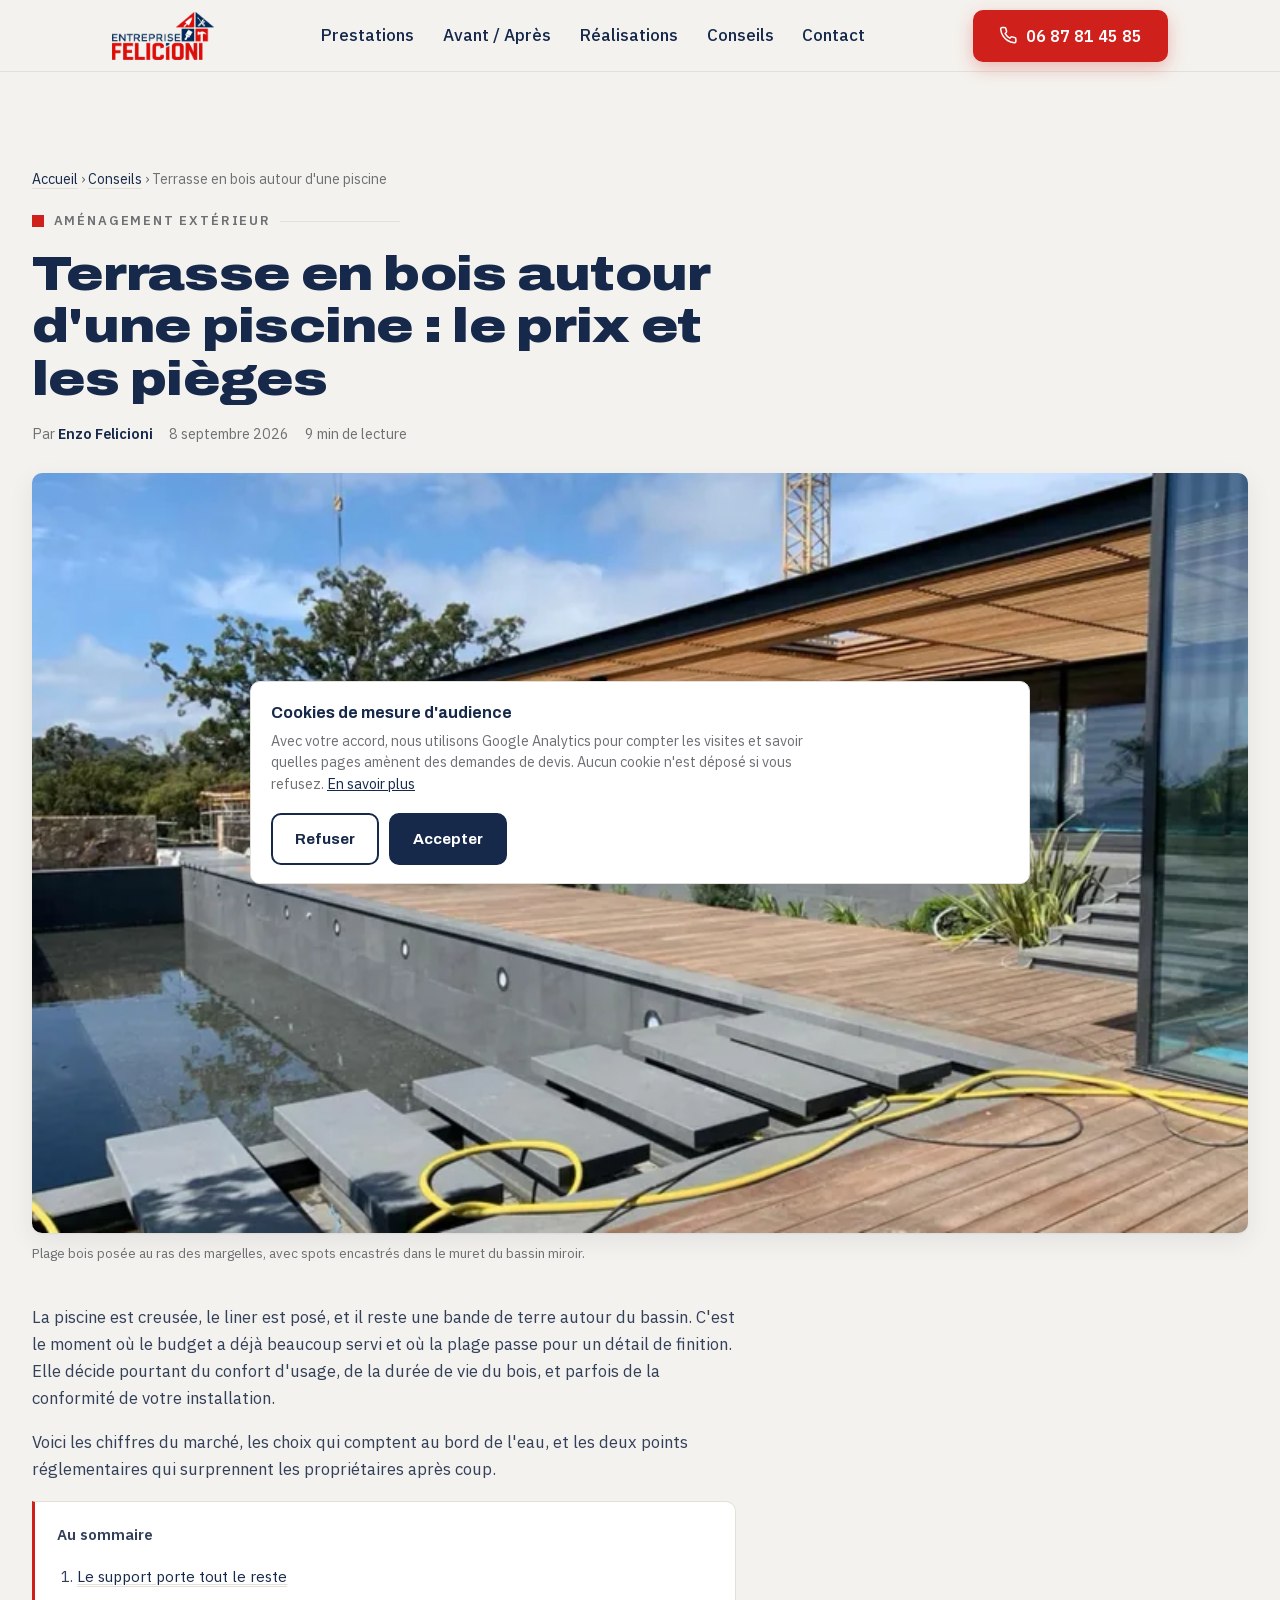
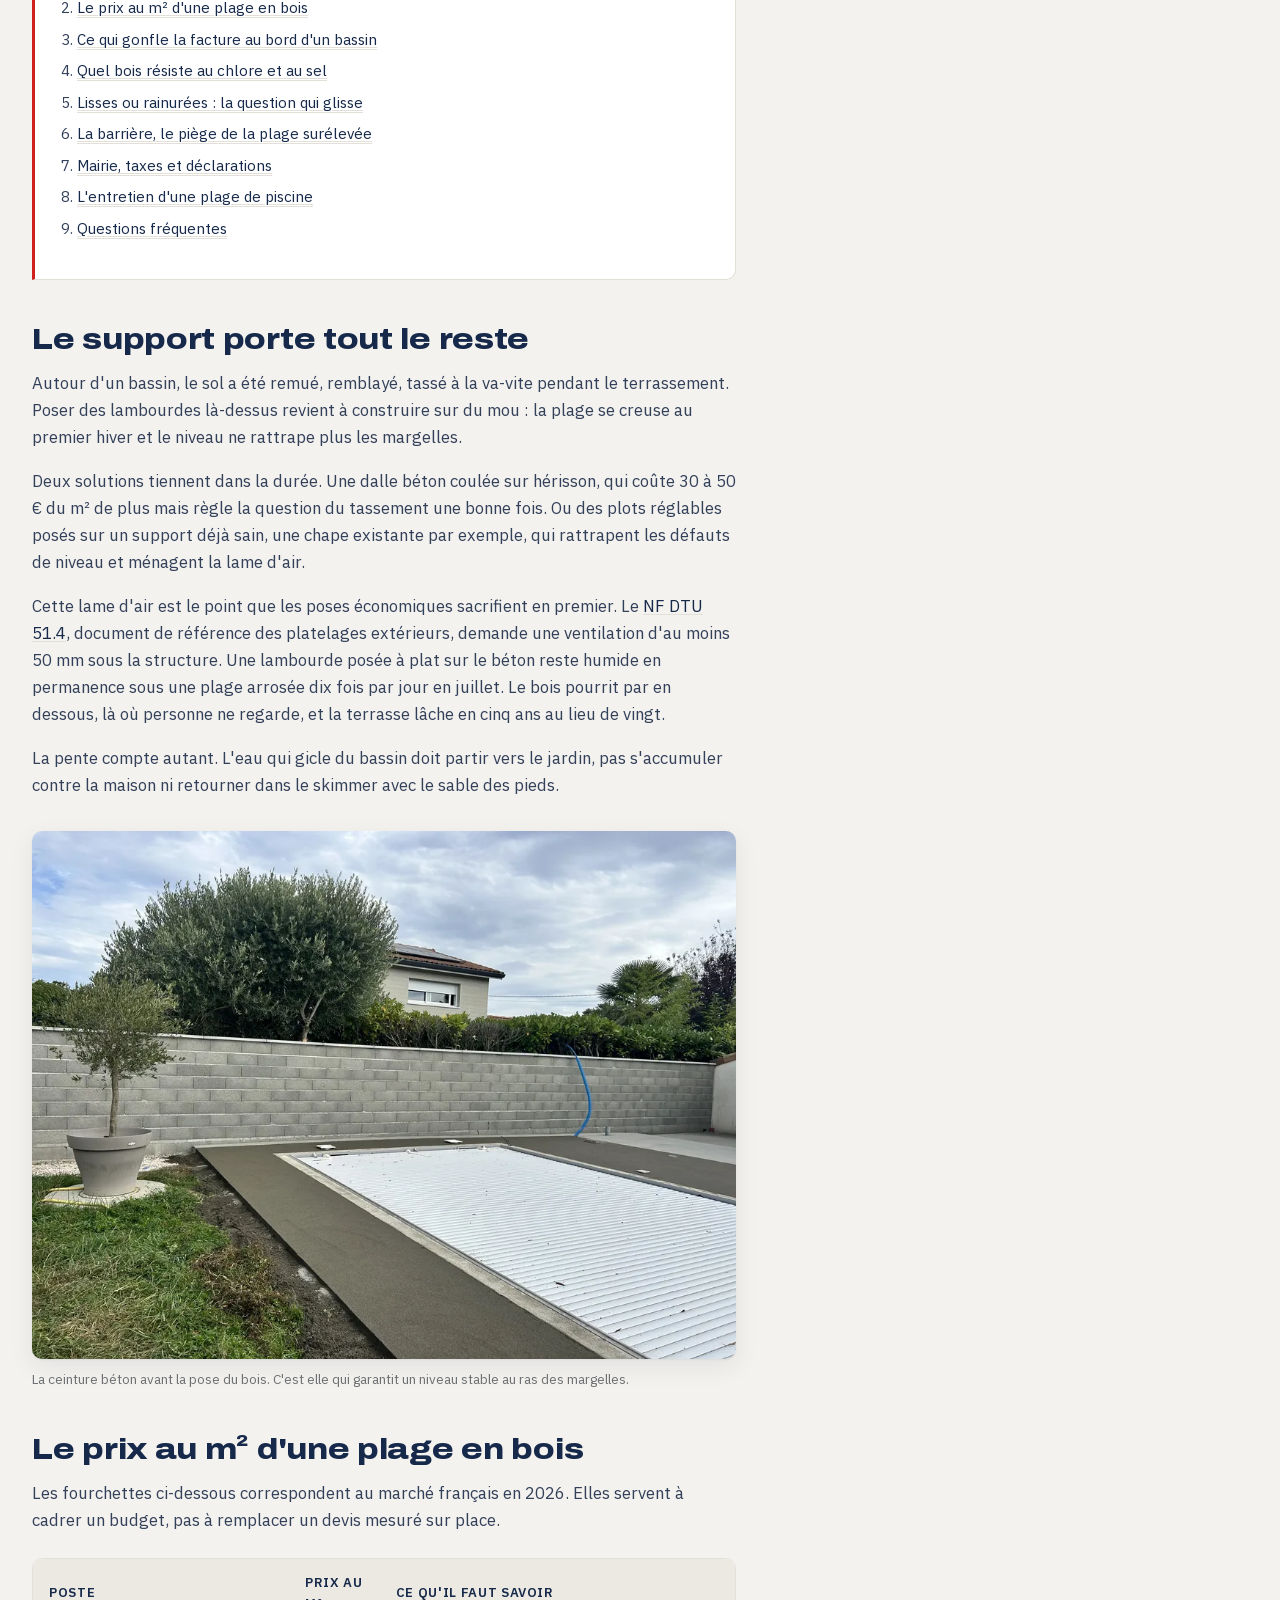
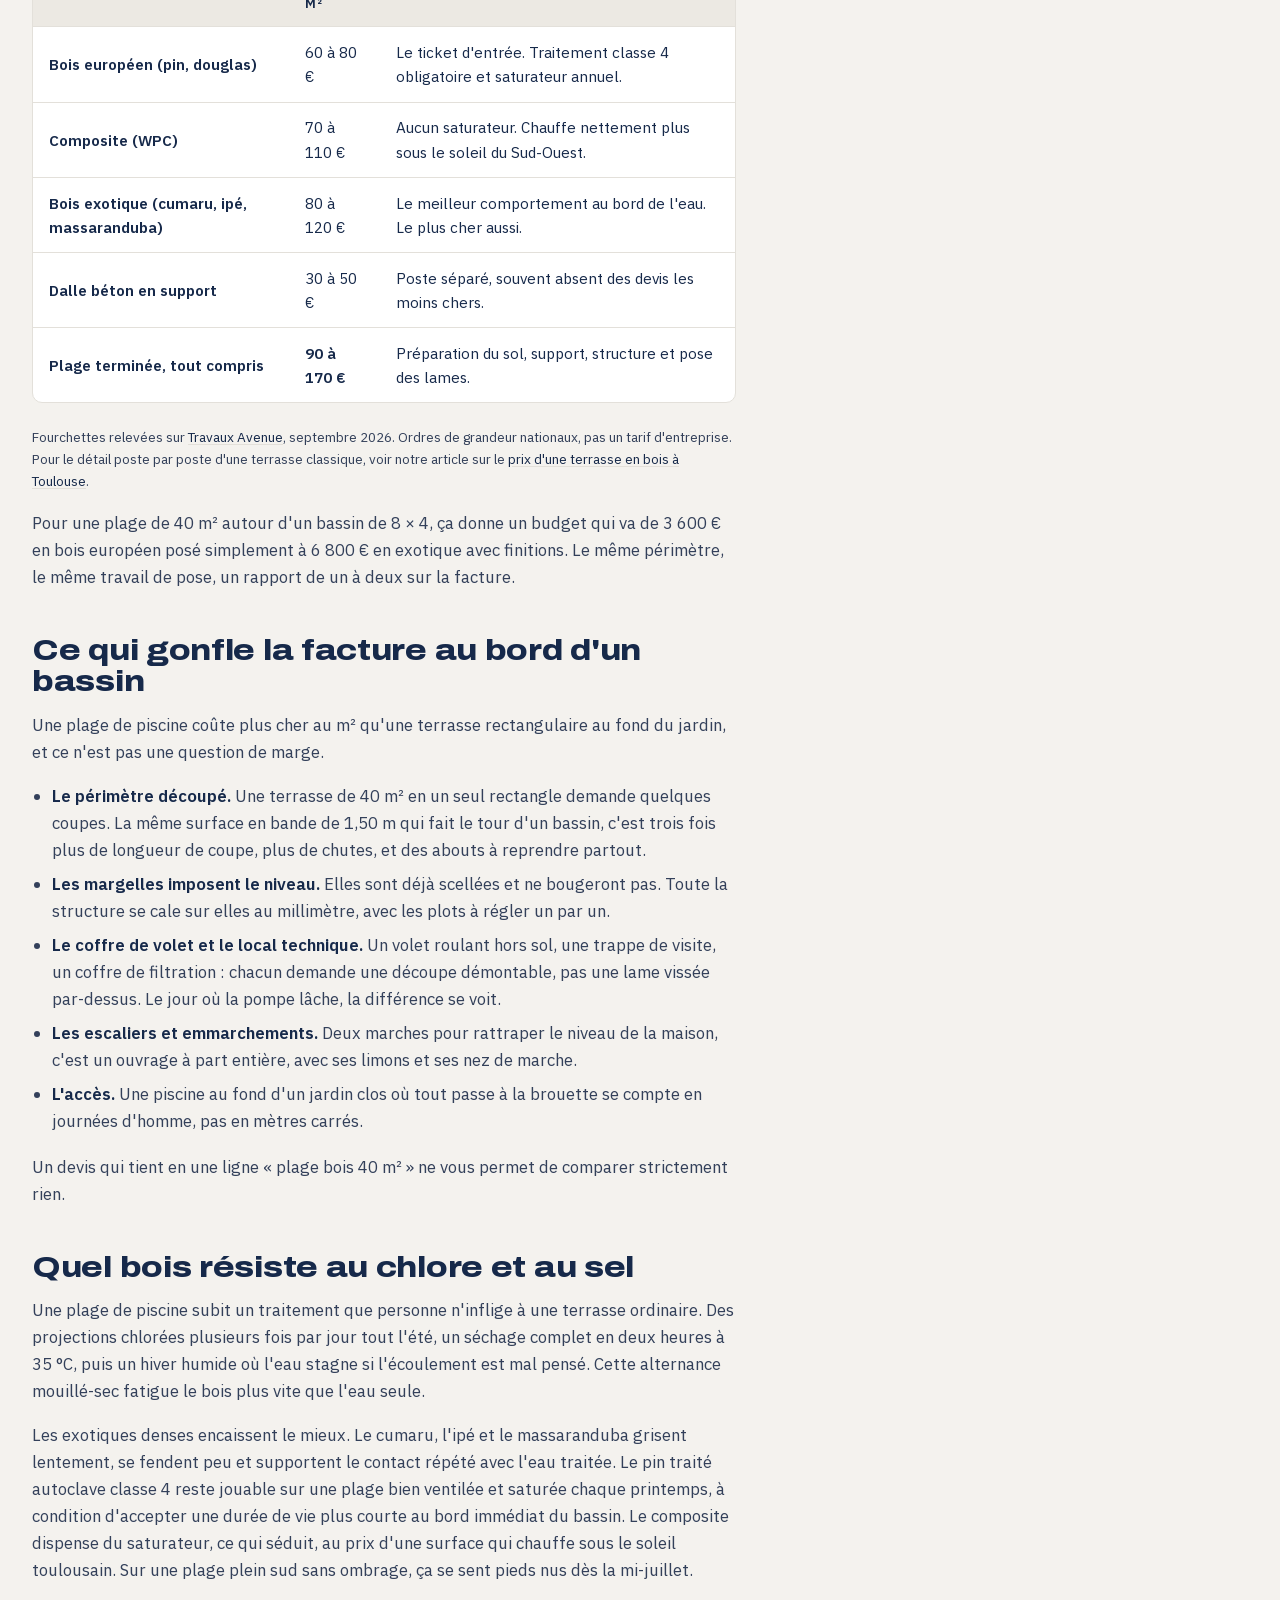
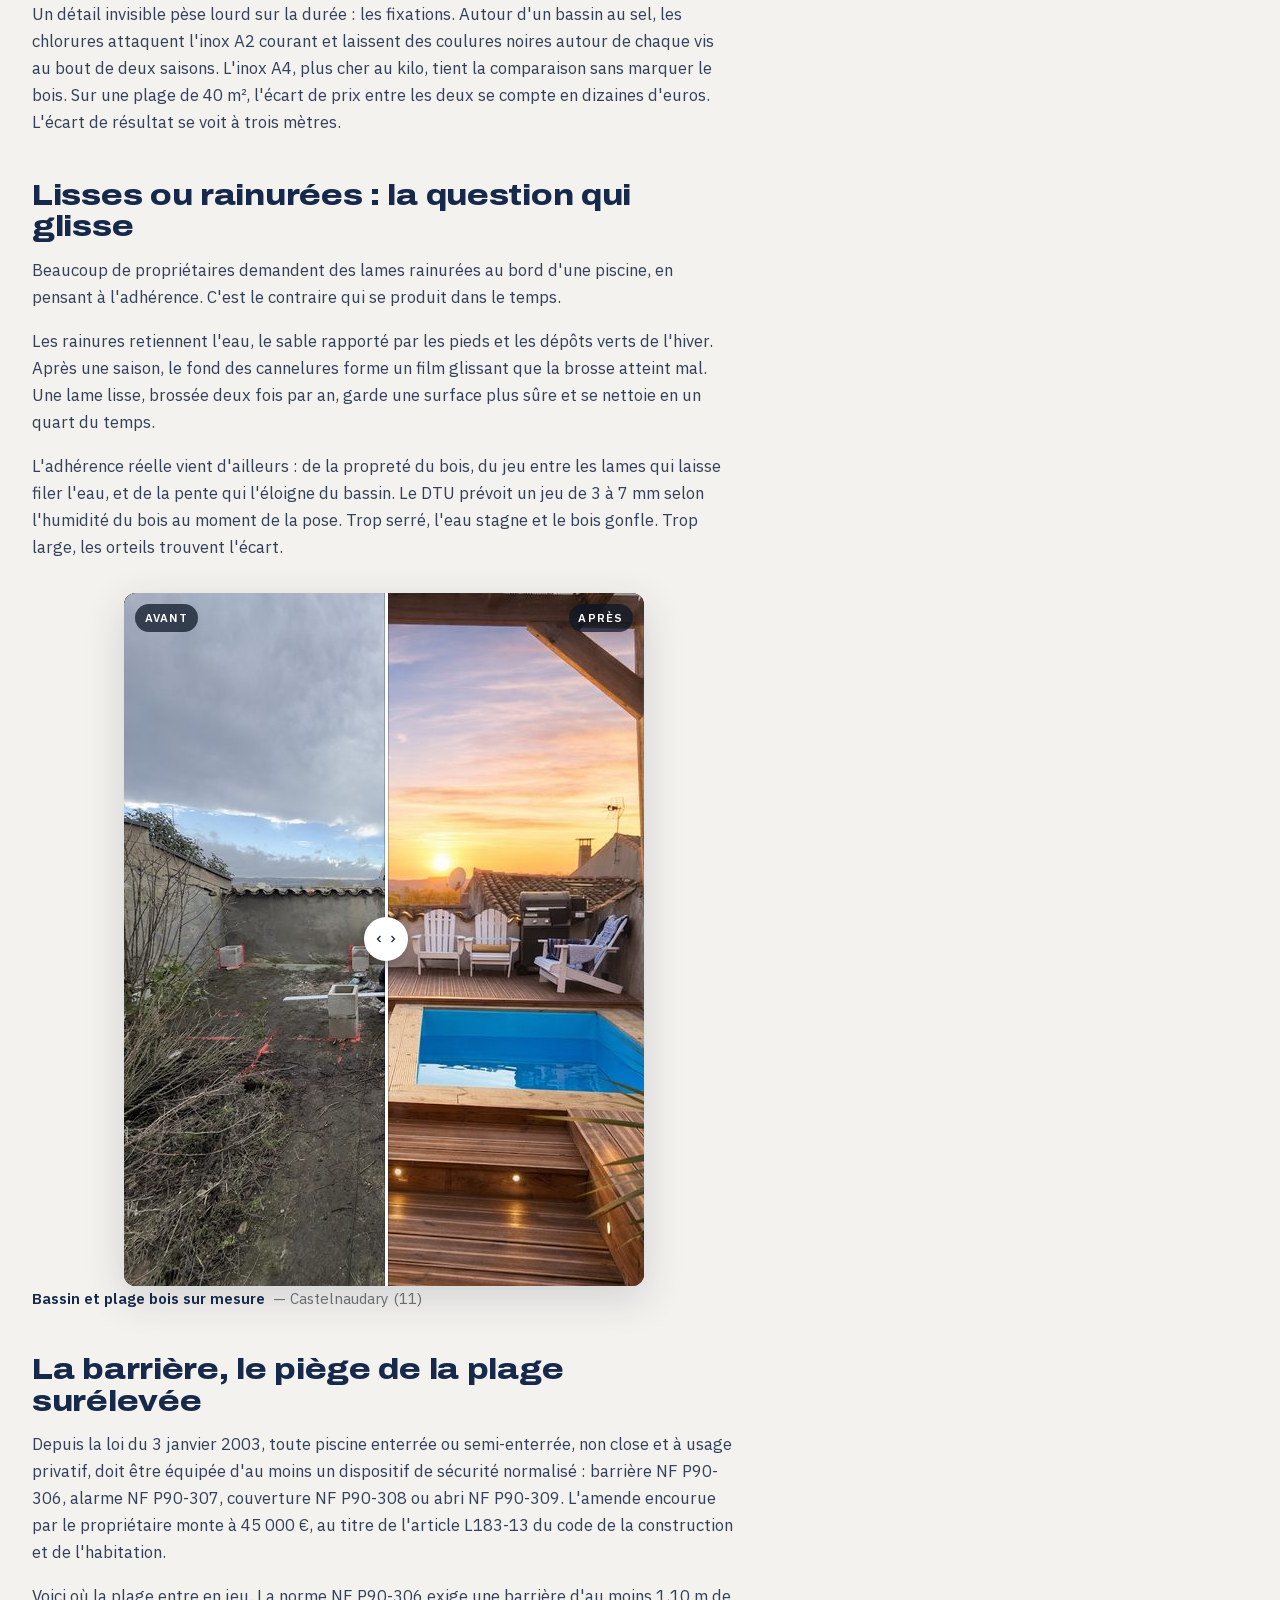
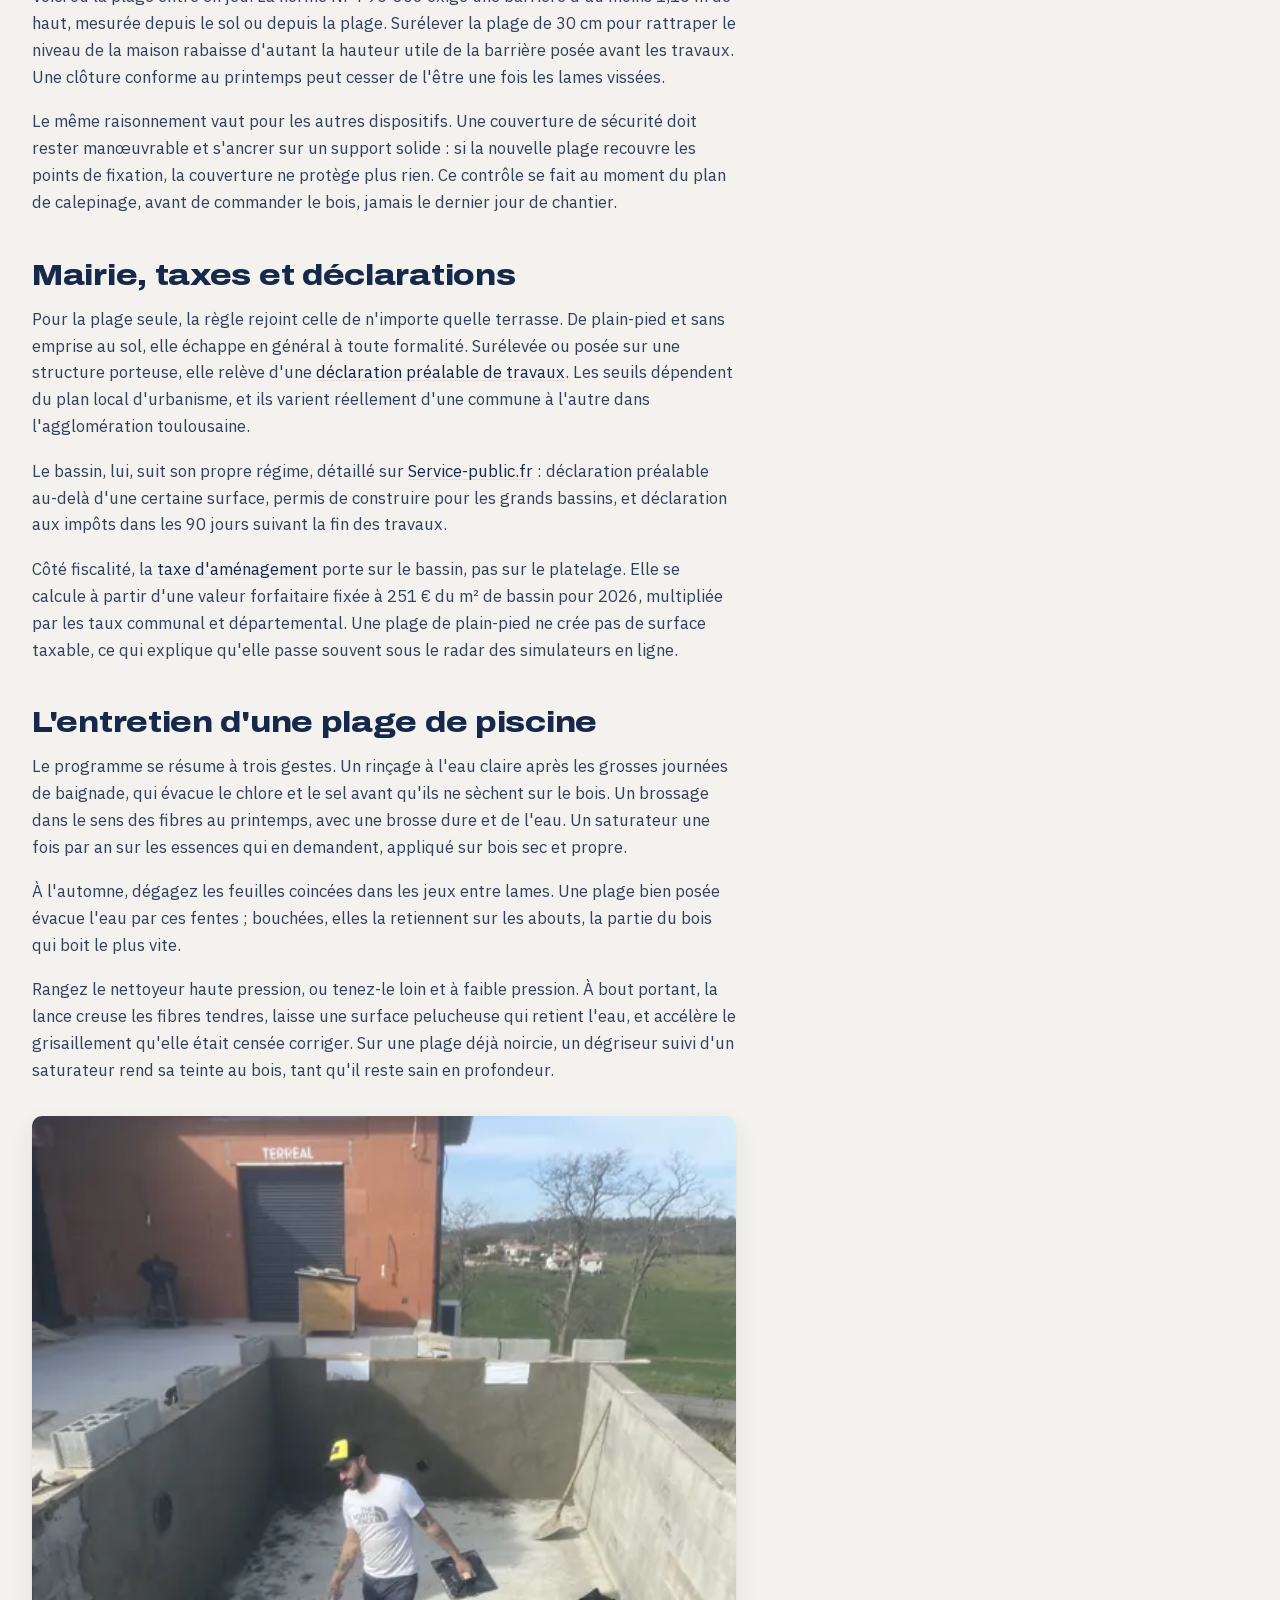
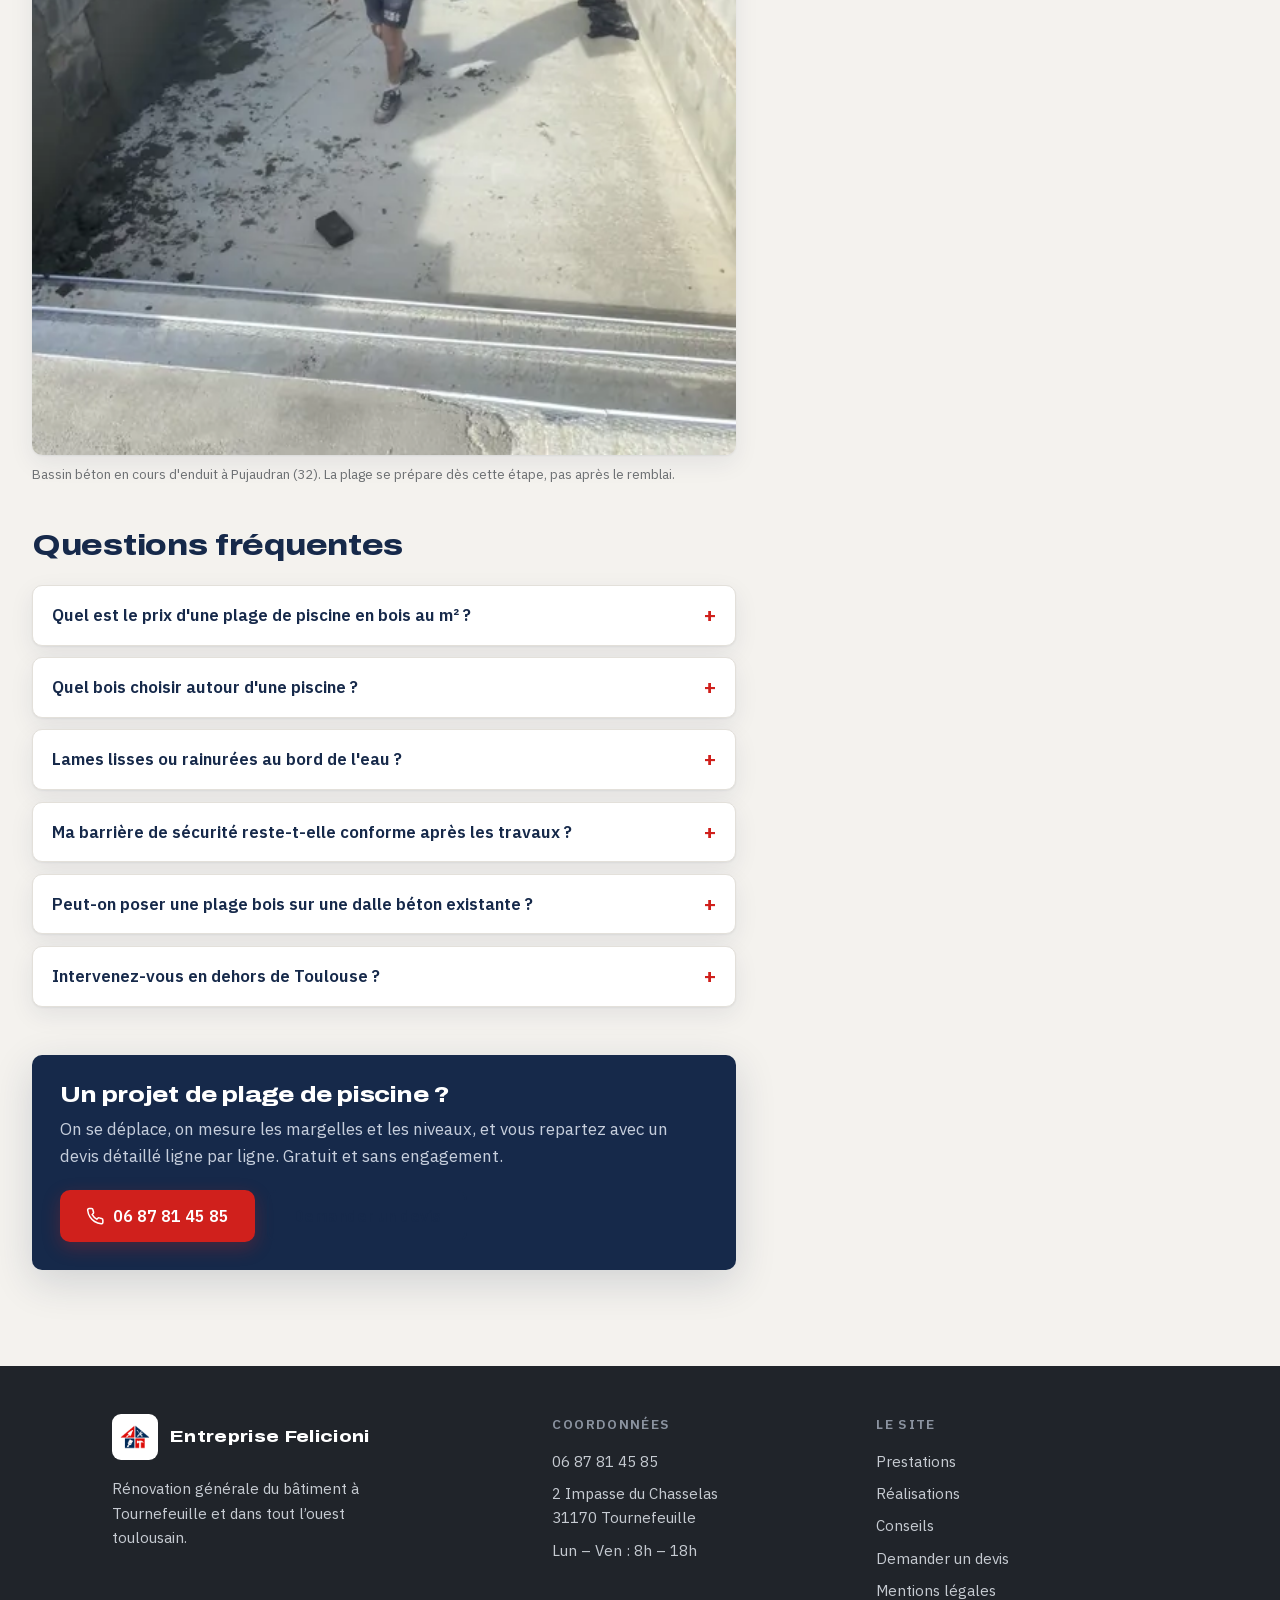
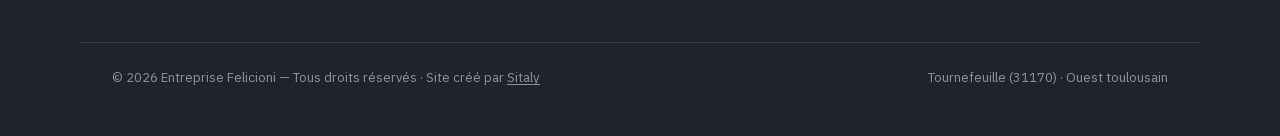
<file: blog/terrasse-bois-piscine-toulouse/index.html>
<!DOCTYPE html>
<html lang="fr">
<head>
<meta charset="utf-8">
<meta name="viewport" content="width=device-width, initial-scale=1">
<title>Terrasse bois autour d’une piscine : prix au m² et règles à Toulouse</title>
<meta name="description" content="Plage de piscine en bois : prix au m² posé, choix de l’essence face au chlore, lames lisses ou rainurées, barrière de sécurité et démarches. Devis gratuit au 06 87 81 45 85.">
<link rel="canonical" href="https://entreprise-felicioni.com/blog/terrasse-bois-piscine-toulouse/">
<meta name="theme-color" content="#16294A">

<meta property="og:type" content="article">
<meta property="og:locale" content="fr_FR">
<meta property="og:site_name" content="Entreprise Felicioni">
<meta property="og:title" content="Terrasse bois autour d’une piscine : prix au m² et règles à Toulouse">
<meta property="og:description" content="Prix au m² d’une plage de piscine en bois, essences qui tiennent au chlore, lames lisses ou rainurées, barrière de sécurité et déclaration en mairie.">
<meta property="og:url" content="https://entreprise-felicioni.com/blog/terrasse-bois-piscine-toulouse/">
<meta property="og:image" content="https://entreprise-felicioni.com/img/blog-terrasse-bois-piscine-toulouse-1200.jpg">
<meta property="og:image:width" content="1200">
<meta property="og:image:height" content="750">
<meta name="twitter:card" content="summary_large_image">
<meta name="twitter:title" content="Terrasse bois autour d’une piscine : prix au m² et règles à Toulouse">
<meta name="twitter:description" content="Prix au m², essences, lames lisses ou rainurées, barrière de sécurité et déclaration en mairie.">
<meta name="twitter:image" content="https://entreprise-felicioni.com/img/blog-terrasse-bois-piscine-toulouse-1200.jpg">

<link rel="icon" href="../../favicon.ico?v=2" sizes="any">
<link rel="icon" type="image/png" href="../../img/brand/favicon-32.png?v=2" sizes="32x32">
<link rel="apple-touch-icon" href="../../img/brand/apple-touch-icon.png?v=2">
<link rel="preload" href="../../fonts/archivo-latin.woff2" as="font" type="font/woff2" crossorigin>
<link rel="stylesheet" href="../../css/styles.css?v=8">

<script type="application/ld+json">
{
  "@context":"https://schema.org",
  "@graph":[
    {
      "@type":"BlogPosting",
      "@id":"https://entreprise-felicioni.com/blog/terrasse-bois-piscine-toulouse/#article",
      "headline":"Terrasse en bois autour d’une piscine : le prix et les pièges",
      "description":"Prix au m² d’une plage de piscine en bois, choix de l’essence face au chlore et au sel, lames lisses ou rainurées, barrière de sécurité et démarches d’urbanisme dans la région toulousaine.",
      "image":"https://entreprise-felicioni.com/img/blog-terrasse-bois-piscine-toulouse-1200.jpg",
      "datePublished":"2026-09-08",
      "dateModified":"2026-09-08",
      "inLanguage":"fr-FR",
      "author":{
        "@type":"Person",
        "name":"Enzo Felicioni",
        "jobTitle":"Artisan, Entreprise Felicioni",
        "worksFor":{"@type":"Organization","name":"Entreprise Felicioni"}
      },
      "publisher":{
        "@type":"Organization",
        "name":"Entreprise Felicioni",
        "logo":{"@type":"ImageObject","url":"https://entreprise-felicioni.com/img/brand/icon-512.png"}
      },
      "mainEntityOfPage":{"@type":"WebPage","@id":"https://entreprise-felicioni.com/blog/terrasse-bois-piscine-toulouse/"},
      "about":["Plage de piscine en bois","Terrasse en bois","Aménagement extérieur"],
      "spatialCoverage":{"@type":"Place","name":"Toulouse et Haute-Garonne"}
    },
    {
      "@type":"BreadcrumbList",
      "itemListElement":[
        {"@type":"ListItem","position":1,"name":"Accueil","item":"https://entreprise-felicioni.com/"},
        {"@type":"ListItem","position":2,"name":"Conseils","item":"https://entreprise-felicioni.com/blog/"},
        {"@type":"ListItem","position":3,"name":"Terrasse en bois autour d’une piscine"}
      ]
    },
    {
      "@type":"FAQPage",
      "mainEntity":[
        {"@type":"Question","name":"Quel est le prix d’une plage de piscine en bois au m² ?",
         "acceptedAnswer":{"@type":"Answer","text":"Le marché français situe une plage de piscine en bois entre 90 et 170 € du m², préparation du sol, support et pose comprises. La fourniture seule va de 60 à 80 € du m² en bois européen, de 80 à 120 € en bois exotique, de 70 à 110 € en composite. Une dalle béton à couler ajoute 30 à 50 € du m²."}},
        {"@type":"Question","name":"Quel bois choisir autour d’une piscine ?",
         "acceptedAnswer":{"@type":"Answer","text":"Les bois exotiques denses comme le cumaru, l’ipé et le massaranduba supportent le mieux les projections chlorées et les cycles mouillé-sec. Le pin traité autoclave classe 4 reste possible sur une plage bien ventilée et saturée chaque année, avec une durée de vie plus courte au contact permanent de l’eau. Le composite supprime le saturateur mais chauffe davantage en plein soleil."}},
        {"@type":"Question","name":"Faut-il des lames lisses ou rainurées autour d’une piscine ?",
         "acceptedAnswer":{"@type":"Answer","text":"Les lames lisses sont préférables au bord d’un bassin. Les rainures retiennent l’eau, le sable et les dépôts verts, ce qui rend la surface plus glissante après une saison qu’une lame lisse brossée régulièrement. L’adhérence vient surtout de la propreté du bois et de l’écoulement de l’eau."}},
        {"@type":"Question","name":"Une terrasse en bois change-t-elle la conformité de la barrière de piscine ?",
         "acceptedAnswer":{"@type":"Answer","text":"Oui, et c’est un point souvent oublié. La hauteur de 1,10 m exigée par la norme NF P90-306 se mesure depuis le sol ou la plage. Surélever la plage de 30 cm réduit d’autant la hauteur utile de la barrière existante et peut la rendre non conforme. Le contrôle se fait avant la pose des lames, pas après."}},
        {"@type":"Question","name":"Faut-il déclarer une plage de piscine en mairie ?",
         "acceptedAnswer":{"@type":"Answer","text":"Une plage de plain-pied qui ne crée pas d’emprise au sol échappe en général à toute formalité. Surélevée ou posée sur une structure porteuse, elle relève d’une déclaration préalable de travaux. Les seuils dépendent du plan local d’urbanisme de la commune, il faut appeler le service urbanisme avant de commander le bois."}},
        {"@type":"Question","name":"Comment entretenir une terrasse en bois au bord d’une piscine ?",
         "acceptedAnswer":{"@type":"Answer","text":"Un rinçage à l’eau claire après les grosses journées de baignade, un brossage dans le sens des fibres au printemps, puis un saturateur une fois par an sur les essences qui en demandent. Il faut aussi dégager les feuilles coincées dans les jeux entre lames à l’automne, sous peine de voir l’eau stagner sur les abouts."}}
      ]
    }
  ]
}
</script>
</head>
<body>
<a class="skip" href="#main">Aller au contenu</a>

<header class="header">
  <div class="wrap header__bar">
    <a class="brand" href="../../" aria-label="Entreprise Felicioni — accueil">
      <img src="../../img/brand/logo.webp" width="170" height="80" alt="Entreprise Felicioni">
    </a>
    <nav class="nav" aria-label="Navigation principale">
      <a href="../../#prestations">Prestations</a>
      <a href="../../#avant-apres">Avant / Après</a>
      <a href="../../#realisations">Réalisations</a>
      <a href="../">Conseils</a>
      <a href="../../#contact">Contact</a>
    </nav>
    <a class="btn btn--primary header__cta" href="tel:+33687814585">
      <svg viewBox="0 0 24 24" fill="none" stroke="currentColor" stroke-width="2" aria-hidden="true"><path d="M22 16.9v3a2 2 0 0 1-2.2 2 19.8 19.8 0 0 1-8.6-3 19.5 19.5 0 0 1-6-6 19.8 19.8 0 0 1-3-8.6A2 2 0 0 1 4.1 2h3a2 2 0 0 1 2 1.7c.1 1 .4 1.9.7 2.8a2 2 0 0 1-.5 2.1L8.1 9.9a16 16 0 0 0 6 6l1.3-1.3a2 2 0 0 1 2.1-.4c.9.3 1.8.6 2.8.7a2 2 0 0 1 1.7 2Z"/></svg>
      06 87 81 45 85
    </a>
    <a class="header__call" href="tel:+33687814585" aria-label="Appeler le 06 87 81 45 85">
      <svg viewBox="0 0 24 24" fill="none" stroke="currentColor" stroke-width="2" aria-hidden="true"><path d="M22 16.9v3a2 2 0 0 1-2.2 2 19.8 19.8 0 0 1-8.6-3 19.5 19.5 0 0 1-6-6 19.8 19.8 0 0 1-3-8.6A2 2 0 0 1 4.1 2h3a2 2 0 0 1 2 1.7c.1 1 .4 1.9.7 2.8a2 2 0 0 1-.5 2.1L8.1 9.9a16 16 0 0 0 6 6l1.3-1.3a2 2 0 0 1 2.1-.4c.9.3 1.8.6 2.8.7a2 2 0 0 1 1.7 2Z"/></svg>
      Appeler
    </a>
    <button class="burger" aria-label="Ouvrir le menu" aria-expanded="false" aria-controls="menu-mobile">
      <span></span><span></span><span></span>
    </button>
  </div>
  <div class="mobile-menu" id="menu-mobile" data-open="false">
    <div class="mobile-menu__inner">
      <a href="../../#prestations">Prestations</a>
      <a href="../../#avant-apres">Avant / Après</a>
      <a href="../../#realisations">Réalisations</a>
      <a href="../">Conseils</a>
      <a href="../../#contact">Contact</a>
    </div>
  </div>
</header>

<main id="main">
<article class="section wrap post">

  <p class="crumbs">
    <a href="../../">Accueil</a> ›
    <a href="../">Conseils</a> ›
    <span aria-current="page">Terrasse en bois autour d'une piscine</span>
  </p>

  <header class="post__head">
    <p class="overline">Aménagement extérieur</p>
    <h1>Terrasse en bois autour d'une piscine : le prix et les pièges</h1>
    <p class="post__meta">
      <span>Par <b>Enzo Felicioni</b></span>
      <span>8 septembre 2026</span>
      <span>9 min de lecture</span>
    </p>
  </header>

  <figure class="post__cover">
    <picture>
      <source type="image/webp" srcset="../../img/blog-terrasse-bois-piscine-toulouse-760.webp 760w, ../../img/blog-terrasse-bois-piscine-toulouse-1200.webp 1200w" sizes="(min-width:768px) 704px, 100vw">
      <img src="../../img/blog-terrasse-bois-piscine-toulouse-1200.jpg" srcset="../../img/blog-terrasse-bois-piscine-toulouse-760.jpg 760w, ../../img/blog-terrasse-bois-piscine-toulouse-1200.jpg 1200w" sizes="(min-width:768px) 704px, 100vw" width="1200" height="750" alt="Plage en bois exotique le long d'un bassin miroir, avec margelles en pierre grise et éclairage encastré" fetchpriority="high" decoding="async">
    </picture>
    <figcaption>Plage bois posée au ras des margelles, avec spots encastrés dans le muret du bassin miroir.</figcaption>
  </figure>

  <div class="prose">

    <p>La piscine est creusée, le liner est posé, et il reste une bande de terre autour du bassin. C'est le moment où le budget a déjà beaucoup servi et où la plage passe pour un détail de finition. Elle décide pourtant du confort d'usage, de la durée de vie du bois, et parfois de la conformité de votre installation.</p>
    <p>Voici les chiffres du marché, les choix qui comptent au bord de l'eau, et les deux points réglementaires qui surprennent les propriétaires après coup.</p>

    <nav class="toc" aria-label="Sommaire">
      <p>Au sommaire</p>
      <ol>
        <li><a href="#support">Le support porte tout le reste</a></li>
        <li><a href="#prix">Le prix au m² d'une plage en bois</a></li>
        <li><a href="#variables">Ce qui gonfle la facture au bord d'un bassin</a></li>
        <li><a href="#essences">Quel bois résiste au chlore et au sel</a></li>
        <li><a href="#lames">Lisses ou rainurées : la question qui glisse</a></li>
        <li><a href="#securite">La barrière, le piège de la plage surélevée</a></li>
        <li><a href="#demarches">Mairie, taxes et déclarations</a></li>
        <li><a href="#entretien">L'entretien d'une plage de piscine</a></li>
        <li><a href="#faq">Questions fréquentes</a></li>
      </ol>
    </nav>

    <h2 id="support">Le support porte tout le reste</h2>
    <p>Autour d'un bassin, le sol a été remué, remblayé, tassé à la va-vite pendant le terrassement. Poser des lambourdes là-dessus revient à construire sur du mou : la plage se creuse au premier hiver et le niveau ne rattrape plus les margelles.</p>
    <p>Deux solutions tiennent dans la durée. Une dalle béton coulée sur hérisson, qui coûte 30 à 50 € du m² de plus mais règle la question du tassement une bonne fois. Ou des plots réglables posés sur un support déjà sain, une chape existante par exemple, qui rattrapent les défauts de niveau et ménagent la lame d'air.</p>
    <p>Cette lame d'air est le point que les poses économiques sacrifient en premier. Le <a href="https://www.batirama.com/article/2276-nf-dtu-51.4-platelages-exterieurs-en-bois.html" target="_blank" rel="noopener">NF DTU 51.4</a>, document de référence des platelages extérieurs, demande une ventilation d'au moins 50 mm sous la structure. Une lambourde posée à plat sur le béton reste humide en permanence sous une plage arrosée dix fois par jour en juillet. Le bois pourrit par en dessous, là où personne ne regarde, et la terrasse lâche en cinq ans au lieu de vingt.</p>
    <p>La pente compte autant. L'eau qui gicle du bassin doit partir vers le jardin, pas s'accumuler contre la maison ni retourner dans le skimmer avec le sable des pieds.</p>

    <figure>
      <picture>
        <source type="image/webp" srcset="../../img/plage-piscine-chape-beton-lisse-480.webp 480w, ../../img/plage-piscine-chape-beton-lisse-960.webp 960w" sizes="(min-width:768px) 704px, 100vw">
        <img src="../../img/plage-piscine-chape-beton-lisse-960.jpg" srcset="../../img/plage-piscine-chape-beton-lisse-480.jpg 480w, ../../img/plage-piscine-chape-beton-lisse-960.jpg 960w" sizes="(min-width:768px) 704px, 100vw" width="960" height="720" loading="lazy" decoding="async" alt="Chape béton lissée fraîchement coulée en ceinture autour d'une piscine à volet roulant, avant la pose du bois">
      </picture>
      <figcaption>La ceinture béton avant la pose du bois. C'est elle qui garantit un niveau stable au ras des margelles.</figcaption>
    </figure>

    <h2 id="prix">Le prix au m² d'une plage en bois</h2>
    <p>Les fourchettes ci-dessous correspondent au marché français en 2026. Elles servent à cadrer un budget, pas à remplacer un devis mesuré sur place.</p>

    <div class="tablewrap">
      <table class="ptable">
        <thead>
          <tr><th scope="col">Poste</th><th scope="col">Prix au m²</th><th scope="col">Ce qu'il faut savoir</th></tr>
        </thead>
        <tbody>
          <tr><td>Bois européen (pin, douglas)</td><td>60 à 80 €</td><td>Le ticket d'entrée. Traitement classe 4 obligatoire et saturateur annuel.</td></tr>
          <tr><td>Composite (WPC)</td><td>70 à 110 €</td><td>Aucun saturateur. Chauffe nettement plus sous le soleil du Sud-Ouest.</td></tr>
          <tr><td>Bois exotique (cumaru, ipé, massaranduba)</td><td>80 à 120 €</td><td>Le meilleur comportement au bord de l'eau. Le plus cher aussi.</td></tr>
          <tr><td>Dalle béton en support</td><td>30 à 50 €</td><td>Poste séparé, souvent absent des devis les moins chers.</td></tr>
          <tr><td><b>Plage terminée, tout compris</b></td><td><b>90 à 170 €</b></td><td>Préparation du sol, support, structure et pose des lames.</td></tr>
        </tbody>
      </table>
    </div>
    <p class="tablenote">Fourchettes relevées sur <a href="https://www.travauxavenue.com/exterieur-jardin-piscine/guide-prix/prix-plage-piscine-bois/" target="_blank" rel="noopener">Travaux Avenue</a>, septembre 2026. Ordres de grandeur nationaux, pas un tarif d'entreprise. Pour le détail poste par poste d'une terrasse classique, voir notre article sur le <a href="../terrasse-bois-toulouse/">prix d'une terrasse en bois à Toulouse</a>.</p>

    <p>Pour une plage de 40 m² autour d'un bassin de 8 × 4, ça donne un budget qui va de 3 600 € en bois européen posé simplement à 6 800 € en exotique avec finitions. Le même périmètre, le même travail de pose, un rapport de un à deux sur la facture.</p>

    <h2 id="variables">Ce qui gonfle la facture au bord d'un bassin</h2>
    <p>Une plage de piscine coûte plus cher au m² qu'une terrasse rectangulaire au fond du jardin, et ce n'est pas une question de marge.</p>
    <ul>
      <li><strong>Le périmètre découpé.</strong> Une terrasse de 40 m² en un seul rectangle demande quelques coupes. La même surface en bande de 1,50 m qui fait le tour d'un bassin, c'est trois fois plus de longueur de coupe, plus de chutes, et des abouts à reprendre partout.</li>
      <li><strong>Les margelles imposent le niveau.</strong> Elles sont déjà scellées et ne bougeront pas. Toute la structure se cale sur elles au millimètre, avec les plots à régler un par un.</li>
      <li><strong>Le coffre de volet et le local technique.</strong> Un volet roulant hors sol, une trappe de visite, un coffre de filtration : chacun demande une découpe démontable, pas une lame vissée par-dessus. Le jour où la pompe lâche, la différence se voit.</li>
      <li><strong>Les escaliers et emmarchements.</strong> Deux marches pour rattraper le niveau de la maison, c'est un ouvrage à part entière, avec ses limons et ses nez de marche.</li>
      <li><strong>L'accès.</strong> Une piscine au fond d'un jardin clos où tout passe à la brouette se compte en journées d'homme, pas en mètres carrés.</li>
    </ul>
    <p>Un devis qui tient en une ligne « plage bois 40 m² » ne vous permet de comparer strictement rien.</p>

    <h2 id="essences">Quel bois résiste au chlore et au sel</h2>
    <p>Une plage de piscine subit un traitement que personne n'inflige à une terrasse ordinaire. Des projections chlorées plusieurs fois par jour tout l'été, un séchage complet en deux heures à 35 °C, puis un hiver humide où l'eau stagne si l'écoulement est mal pensé. Cette alternance mouillé-sec fatigue le bois plus vite que l'eau seule.</p>
    <p>Les exotiques denses encaissent le mieux. Le cumaru, l'ipé et le massaranduba grisent lentement, se fendent peu et supportent le contact répété avec l'eau traitée. Le pin traité autoclave classe 4 reste jouable sur une plage bien ventilée et saturée chaque printemps, à condition d'accepter une durée de vie plus courte au bord immédiat du bassin. Le composite dispense du saturateur, ce qui séduit, au prix d'une surface qui chauffe sous le soleil toulousain. Sur une plage plein sud sans ombrage, ça se sent pieds nus dès la mi-juillet.</p>
    <p>Un détail invisible pèse lourd sur la durée : les fixations. Autour d'un bassin au sel, les chlorures attaquent l'inox A2 courant et laissent des coulures noires autour de chaque vis au bout de deux saisons. L'inox A4, plus cher au kilo, tient la comparaison sans marquer le bois. Sur une plage de 40 m², l'écart de prix entre les deux se compte en dizaines d'euros. L'écart de résultat se voit à trois mètres.</p>

    <h2 id="lames">Lisses ou rainurées : la question qui glisse</h2>
    <p>Beaucoup de propriétaires demandent des lames rainurées au bord d'une piscine, en pensant à l'adhérence. C'est le contraire qui se produit dans le temps.</p>
    <p>Les rainures retiennent l'eau, le sable rapporté par les pieds et les dépôts verts de l'hiver. Après une saison, le fond des cannelures forme un film glissant que la brosse atteint mal. Une lame lisse, brossée deux fois par an, garde une surface plus sûre et se nettoie en un quart du temps.</p>
    <p>L'adhérence réelle vient d'ailleurs : de la propreté du bois, du jeu entre les lames qui laisse filer l'eau, et de la pente qui l'éloigne du bassin. Le DTU prévoit un jeu de 3 à 7 mm selon l'humidité du bois au moment de la pose. Trop serré, l'eau stagne et le bois gonfle. Trop large, les orteils trouvent l'écart.</p>

    <div class="compare compare--portrait">
      <img class="compare__after" src="../../img/apres-terrasse-bois-piscine-castelnaudary-680.jpg" srcset="../../img/apres-terrasse-bois-piscine-castelnaudary-520.jpg 520w, ../../img/apres-terrasse-bois-piscine-castelnaudary-680.jpg 680w" sizes="(min-width:860px) 520px, 100vw" width="680" height="906" loading="lazy" decoding="async" alt="Cour transformée en plage bois avec bassin encastré et éclairage dans les marches, au coucher du soleil à Castelnaudary">
      <img class="compare__before" src="../../img/avant-terrasse-bois-piscine-castelnaudary-1040.jpg" srcset="../../img/avant-terrasse-bois-piscine-castelnaudary-520.jpg 520w, ../../img/avant-terrasse-bois-piscine-castelnaudary-1040.jpg 1040w" sizes="(min-width:860px) 520px, 100vw" width="1040" height="1387" loading="lazy" decoding="async" alt="Cour en terre battue au moment du traçage et de l'implantation du bassin, à Castelnaudary">
      <span class="compare__label compare__label--before">Avant</span>
      <span class="compare__label compare__label--after">Après</span>
      <div class="compare__handle" aria-hidden="true"><span class="compare__knob">
        <svg viewBox="0 0 24 24" fill="none" stroke="currentColor" stroke-width="2.6"><path d="m15 18-6-6 6-6"/></svg>
        <svg viewBox="0 0 24 24" fill="none" stroke="currentColor" stroke-width="2.6"><path d="m9 18 6-6-6-6"/></svg>
      </span></div>
      <input class="compare__range" type="range" min="0" max="100" value="50" step="0.5" aria-label="Comparer avant et après" aria-valuetext="Après révélé à 50 %">
    </div>
    <p class="compare__caption"><b>Bassin et plage bois sur mesure</b> — Castelnaudary (11)</p>

    <h2 id="securite">La barrière, le piège de la plage surélevée</h2>
    <p>Depuis la loi du 3 janvier 2003, toute piscine enterrée ou semi-enterrée, non close et à usage privatif, doit être équipée d'au moins un dispositif de sécurité normalisé : barrière NF P90-306, alarme NF P90-307, couverture NF P90-308 ou abri NF P90-309. L'amende encourue par le propriétaire monte à 45 000 €, au titre de l'article L183-13 du code de la construction et de l'habitation.</p>
    <p>Voici où la plage entre en jeu. La norme NF P90-306 exige une barrière d'au moins 1,10 m de haut, mesurée depuis le sol ou depuis la plage. Surélever la plage de 30 cm pour rattraper le niveau de la maison rabaisse d'autant la hauteur utile de la barrière posée avant les travaux. Une clôture conforme au printemps peut cesser de l'être une fois les lames vissées.</p>
    <p>Le même raisonnement vaut pour les autres dispositifs. Une couverture de sécurité doit rester manœuvrable et s'ancrer sur un support solide : si la nouvelle plage recouvre les points de fixation, la couverture ne protège plus rien. Ce contrôle se fait au moment du plan de calepinage, avant de commander le bois, jamais le dernier jour de chantier.</p>

    <h2 id="demarches">Mairie, taxes et déclarations</h2>
    <p>Pour la plage seule, la règle rejoint celle de n'importe quelle terrasse. De plain-pied et sans emprise au sol, elle échappe en général à toute formalité. Surélevée ou posée sur une structure porteuse, elle relève d'une <a href="https://www.service-public.gouv.fr/particuliers/vosdroits/F17578" target="_blank" rel="noopener">déclaration préalable de travaux</a>. Les seuils dépendent du plan local d'urbanisme, et ils varient réellement d'une commune à l'autre dans l'agglomération toulousaine.</p>
    <p>Le bassin, lui, suit son propre régime, détaillé sur <a href="https://www.service-public.gouv.fr/particuliers/vosdroits/F31404" target="_blank" rel="noopener">Service-public.fr</a> : déclaration préalable au-delà d'une certaine surface, permis de construire pour les grands bassins, et déclaration aux impôts dans les 90 jours suivant la fin des travaux.</p>
    <p>Côté fiscalité, la <a href="https://www.service-public.gouv.fr/particuliers/actualites/A15416" target="_blank" rel="noopener">taxe d'aménagement</a> porte sur le bassin, pas sur le platelage. Elle se calcule à partir d'une valeur forfaitaire fixée à 251 € du m² de bassin pour 2026, multipliée par les taux communal et départemental. Une plage de plain-pied ne crée pas de surface taxable, ce qui explique qu'elle passe souvent sous le radar des simulateurs en ligne.</p>

    <h2 id="entretien">L'entretien d'une plage de piscine</h2>
    <p>Le programme se résume à trois gestes. Un rinçage à l'eau claire après les grosses journées de baignade, qui évacue le chlore et le sel avant qu'ils ne sèchent sur le bois. Un brossage dans le sens des fibres au printemps, avec une brosse dure et de l'eau. Un saturateur une fois par an sur les essences qui en demandent, appliqué sur bois sec et propre.</p>
    <p>À l'automne, dégagez les feuilles coincées dans les jeux entre lames. Une plage bien posée évacue l'eau par ces fentes ; bouchées, elles la retiennent sur les abouts, la partie du bois qui boit le plus vite.</p>
    <p>Rangez le nettoyeur haute pression, ou tenez-le loin et à faible pression. À bout portant, la lance creuse les fibres tendres, laisse une surface pelucheuse qui retient l'eau, et accélère le grisaillement qu'elle était censée corriger. Sur une plage déjà noircie, un dégriseur suivi d'un saturateur rend sa teinte au bois, tant qu'il reste sain en profondeur.</p>

    <figure>
      <picture>
        <source type="image/webp" srcset="../../img/construction-piscine-beton-pujaudran-480.webp 480w, ../../img/construction-piscine-beton-pujaudran-960.webp 960w" sizes="(min-width:768px) 480px, 100vw">
        <img src="../../img/construction-piscine-beton-pujaudran-960.jpg" srcset="../../img/construction-piscine-beton-pujaudran-480.jpg 480w, ../../img/construction-piscine-beton-pujaudran-960.jpg 960w" sizes="(min-width:768px) 480px, 100vw" width="960" height="1280" loading="lazy" decoding="async" alt="Maçon de l'Entreprise Felicioni en train d'enduire l'intérieur d'un bassin de piscine en béton à Pujaudran">
      </picture>
      <figcaption>Bassin béton en cours d'enduit à Pujaudran (32). La plage se prépare dès cette étape, pas après le remblai.</figcaption>
    </figure>

    <h2 id="faq">Questions fréquentes</h2>
    <div class="faq">
      <details>
        <summary>Quel est le prix d'une plage de piscine en bois au m² ?</summary>
        <p>Entre 90 et 170 € du m² tout compris, préparation du sol et support inclus. La fourniture seule va de 60 à 80 € en bois européen, 80 à 120 € en exotique, 70 à 110 € en composite. Une dalle béton à couler ajoute 30 à 50 € du m².</p>
      </details>
      <details>
        <summary>Quel bois choisir autour d'une piscine ?</summary>
        <p>Le cumaru, l'ipé et le massaranduba pour leur tenue au contact de l'eau traitée. Le pin autoclave classe 4 pour le budget, sur une plage bien ventilée et saturée chaque année. Le composite si vous ne voulez plus jamais toucher un pinceau, en sachant qu'il chauffe davantage en plein soleil.</p>
      </details>
      <details>
        <summary>Lames lisses ou rainurées au bord de l'eau ?</summary>
        <p>Lisses. Les rainures retiennent l'eau, le sable et le vert, ce qui rend la plage plus glissante après une saison. L'adhérence vient de la propreté du bois et de l'écoulement de l'eau, pas du profil de la lame.</p>
      </details>
      <details>
        <summary>Ma barrière de sécurité reste-t-elle conforme après les travaux ?</summary>
        <p>Pas forcément. La hauteur de 1,10 m de la norme NF P90-306 se mesure depuis la plage. Surélever le niveau de 30 cm ampute d'autant la hauteur utile de la barrière. Ce point se vérifie avant la pose, au moment du calepinage.</p>
      </details>
      <details>
        <summary>Peut-on poser une plage bois sur une dalle béton existante ?</summary>
        <p>Oui, et c'est la configuration la plus simple si la dalle est saine. Les lambourdes viennent sur plots réglables qui rattrapent les défauts de niveau et ménagent la ventilation. Un contact direct entre lambourde et béton, sans lame d'air, condamne le bois à moyen terme.</p>
      </details>
      <details>
        <summary>Intervenez-vous en dehors de Toulouse ?</summary>
        <p>Oui. Nous sommes basés à Tournefeuille et nous intervenons sur tout l'ouest toulousain, mais aussi sur des chantiers plus éloignés : Merville, Pujaudran, Saint-Orens-de-Gameville, Pompertuzat, et jusqu'à Castelnaudary pour des rénovations complètes.</p>
      </details>
    </div>

  </div>

  <aside class="postcta">
    <h2>Un projet de plage de piscine ?</h2>
    <p>On se déplace, on mesure les margelles et les niveaux, et vous repartez avec un devis détaillé ligne par ligne. Gratuit et sans engagement.</p>
    <div class="postcta__actions">
      <a class="btn btn--primary" href="tel:+33687814585">
        <svg viewBox="0 0 24 24" fill="none" stroke="currentColor" stroke-width="2" aria-hidden="true"><path d="M22 16.9v3a2 2 0 0 1-2.2 2 19.8 19.8 0 0 1-8.6-3 19.5 19.5 0 0 1-6-6 19.8 19.8 0 0 1-3-8.6A2 2 0 0 1 4.1 2h3a2 2 0 0 1 2 1.7c.1 1 .4 1.9.7 2.8a2 2 0 0 1-.5 2.1L8.1 9.9a16 16 0 0 0 6 6l1.3-1.3a2 2 0 0 1 2.1-.4c.9.3 1.8.6 2.8.7a2 2 0 0 1 1.7 2Z"/></svg>
        06 87 81 45 85
      </a>
      <a class="btn btn--ghost" href="../../#contact">Demander un devis</a>
    </div>
  </aside>

</article>
</main>

<footer class="footer">
  <div class="wrap footer__grid">
    <div>
      <div class="footer__brand">
        <span class="chip"><img src="../../img/brand/icon-192.png" width="34" height="34" alt=""></span>
        <b>Entreprise Felicioni</b>
      </div>
      <p style="margin-top:1rem;max-width:34ch;font-size:.95rem">Rénovation générale du bâtiment à Tournefeuille et dans tout l’ouest toulousain.</p>
    </div>
    <div>
      <h4>Coordonnées</h4>
      <ul>
        <li><a href="tel:+33687814585">06 87 81 45 85</a></li>
        <li>2 Impasse du Chasselas<br>31170 Tournefeuille</li>
        <li>Lun – Ven : 8h – 18h</li>
      </ul>
    </div>
    <div>
      <h4>Le site</h4>
      <ul>
        <li><a href="../../#prestations">Prestations</a></li>
        <li><a href="../../#realisations">Réalisations</a></li>
        <li><a href="../">Conseils</a></li>
        <li><a href="../../#contact">Demander un devis</a></li>
        <li><a href="../../mentions-legales.html">Mentions légales</a></li>
      </ul>
    </div>
  </div>
  <div class="wrap footer__bottom">
    <span>© <span id="year">2026</span> Entreprise Felicioni — Tous droits réservés · Site créé par <a href="https://sitaly.fr" target="_blank" rel="noopener" style="color:inherit;text-decoration:underline;text-underline-offset:2px">Sitaly</a></span>
    <span>Tournefeuille (31170) · Ouest toulousain</span>
  </div>
</footer>

<div class="callbar">
  <a href="tel:+33687814585">
    <svg viewBox="0 0 24 24" fill="none" stroke="currentColor" stroke-width="2" aria-hidden="true"><path d="M22 16.9v3a2 2 0 0 1-2.2 2 19.8 19.8 0 0 1-8.6-3 19.5 19.5 0 0 1-6-6 19.8 19.8 0 0 1-3-8.6A2 2 0 0 1 4.1 2h3a2 2 0 0 1 2 1.7c.1 1 .4 1.9.7 2.8a2 2 0 0 1-.5 2.1L8.1 9.9a16 16 0 0 0 6 6l1.3-1.3a2 2 0 0 1 2.1-.4c.9.3 1.8.6 2.8.7a2 2 0 0 1 1.7 2Z"/></svg>
  Appeler — 06 87 81 45 85
  </a>
</div>

<script src="../../js/main.js?v=9" defer></script>
<!-- Consentement cookies (RGPD/CNIL) + Google Analytics 4 : voir js/consent.js -->
<script src="/js/consent.js" defer></script>
</body>
</html>
</file>
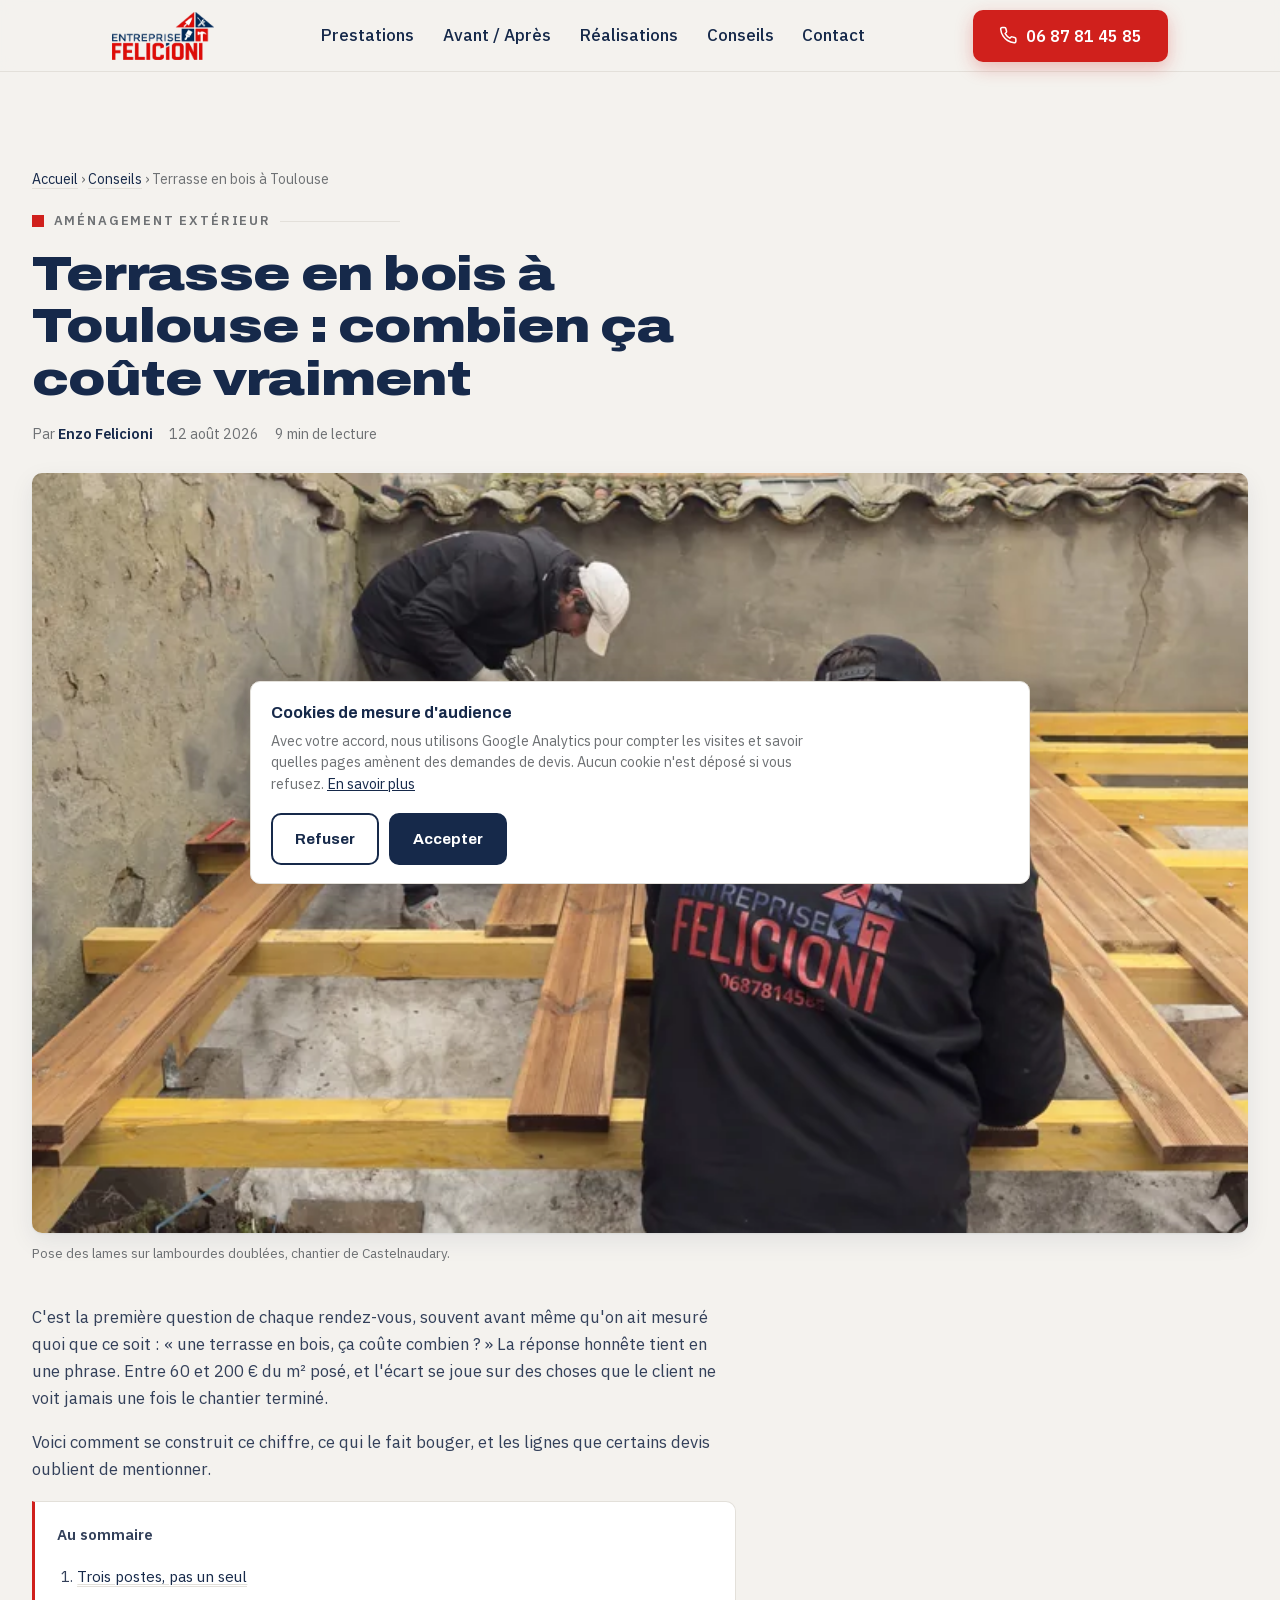
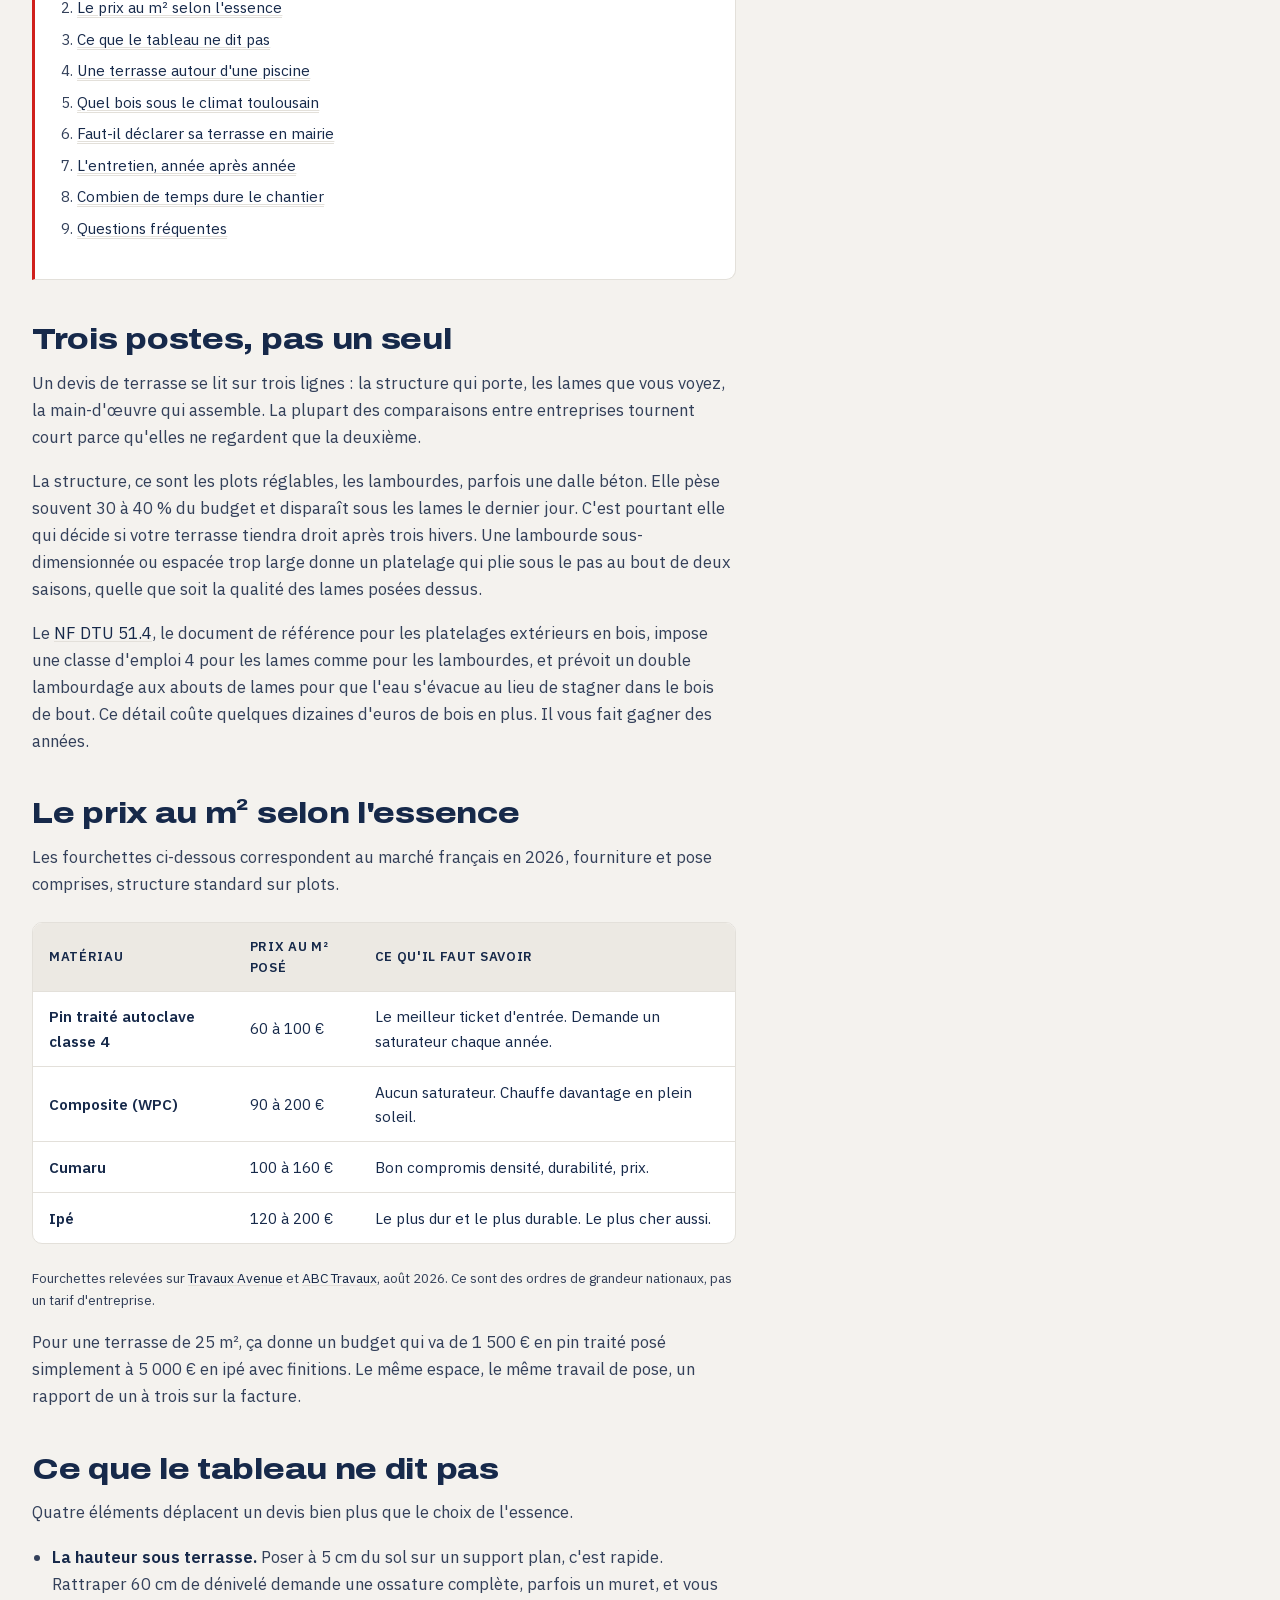
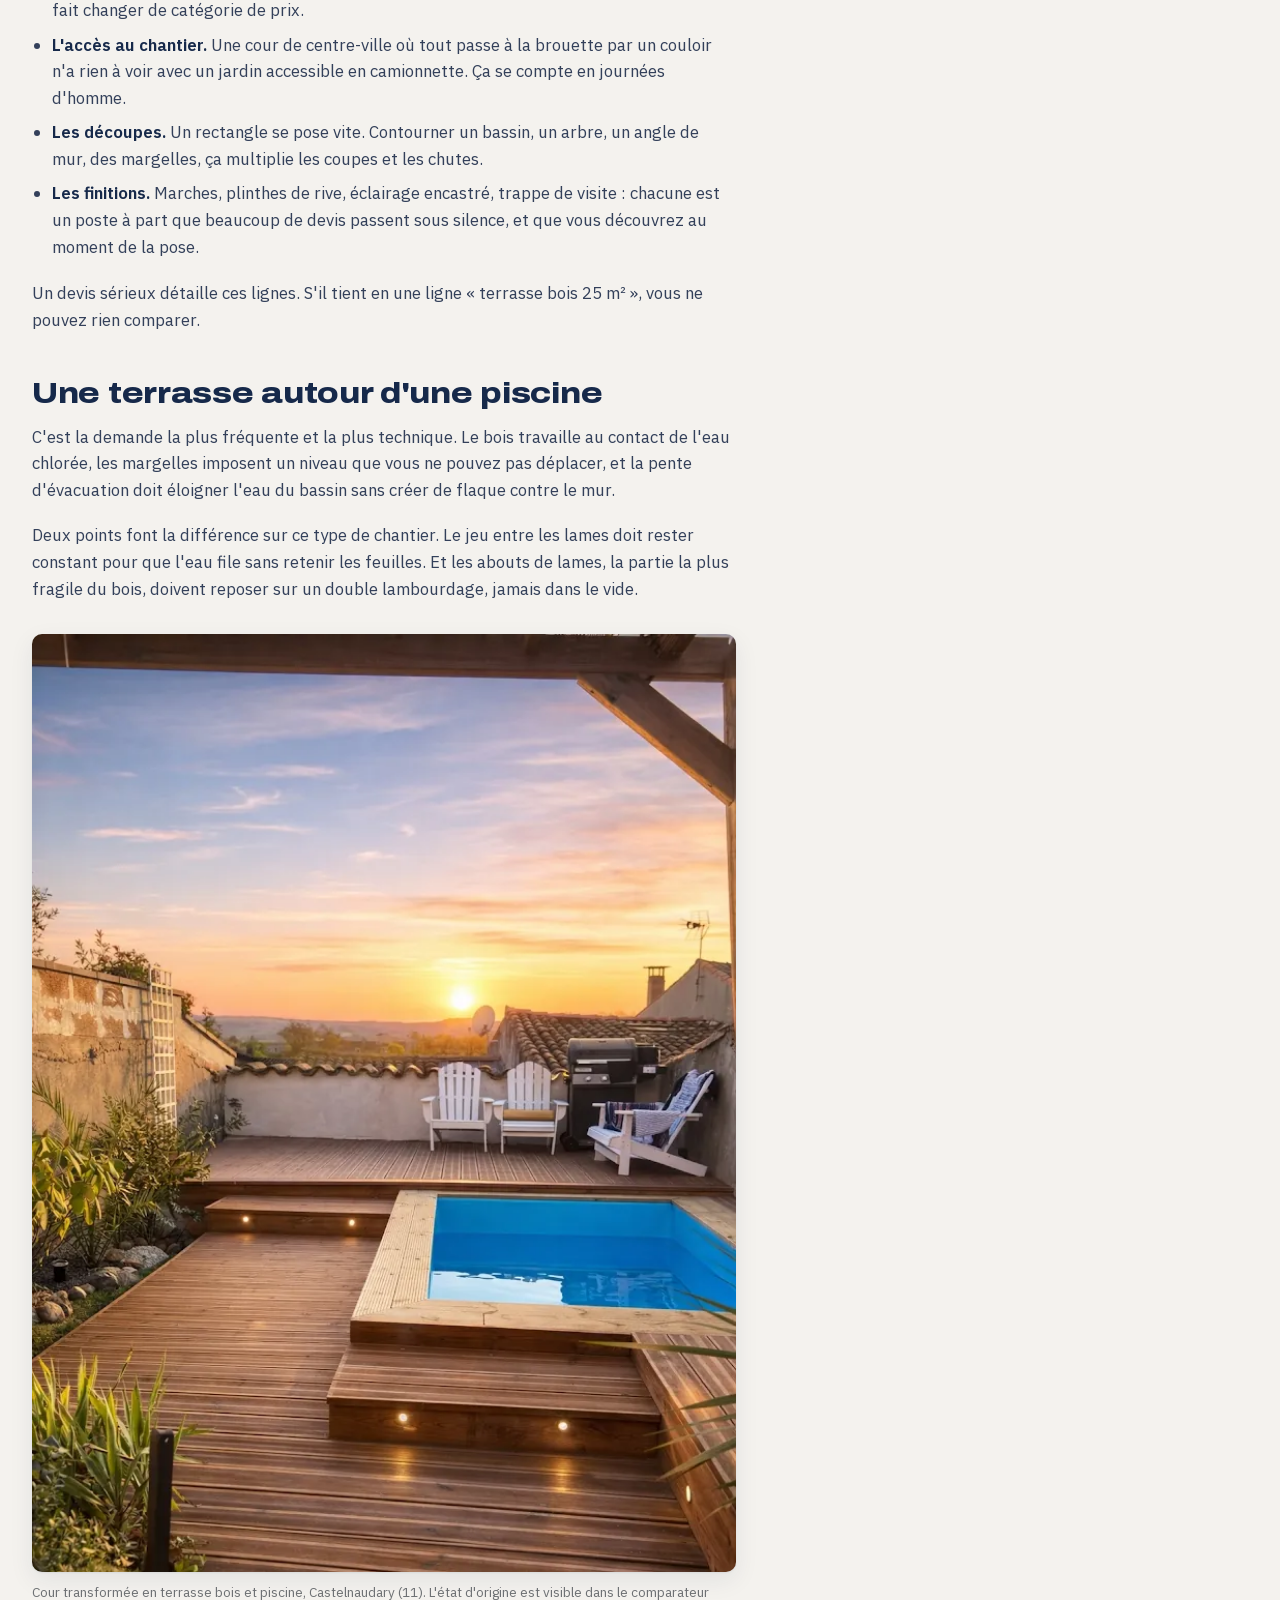
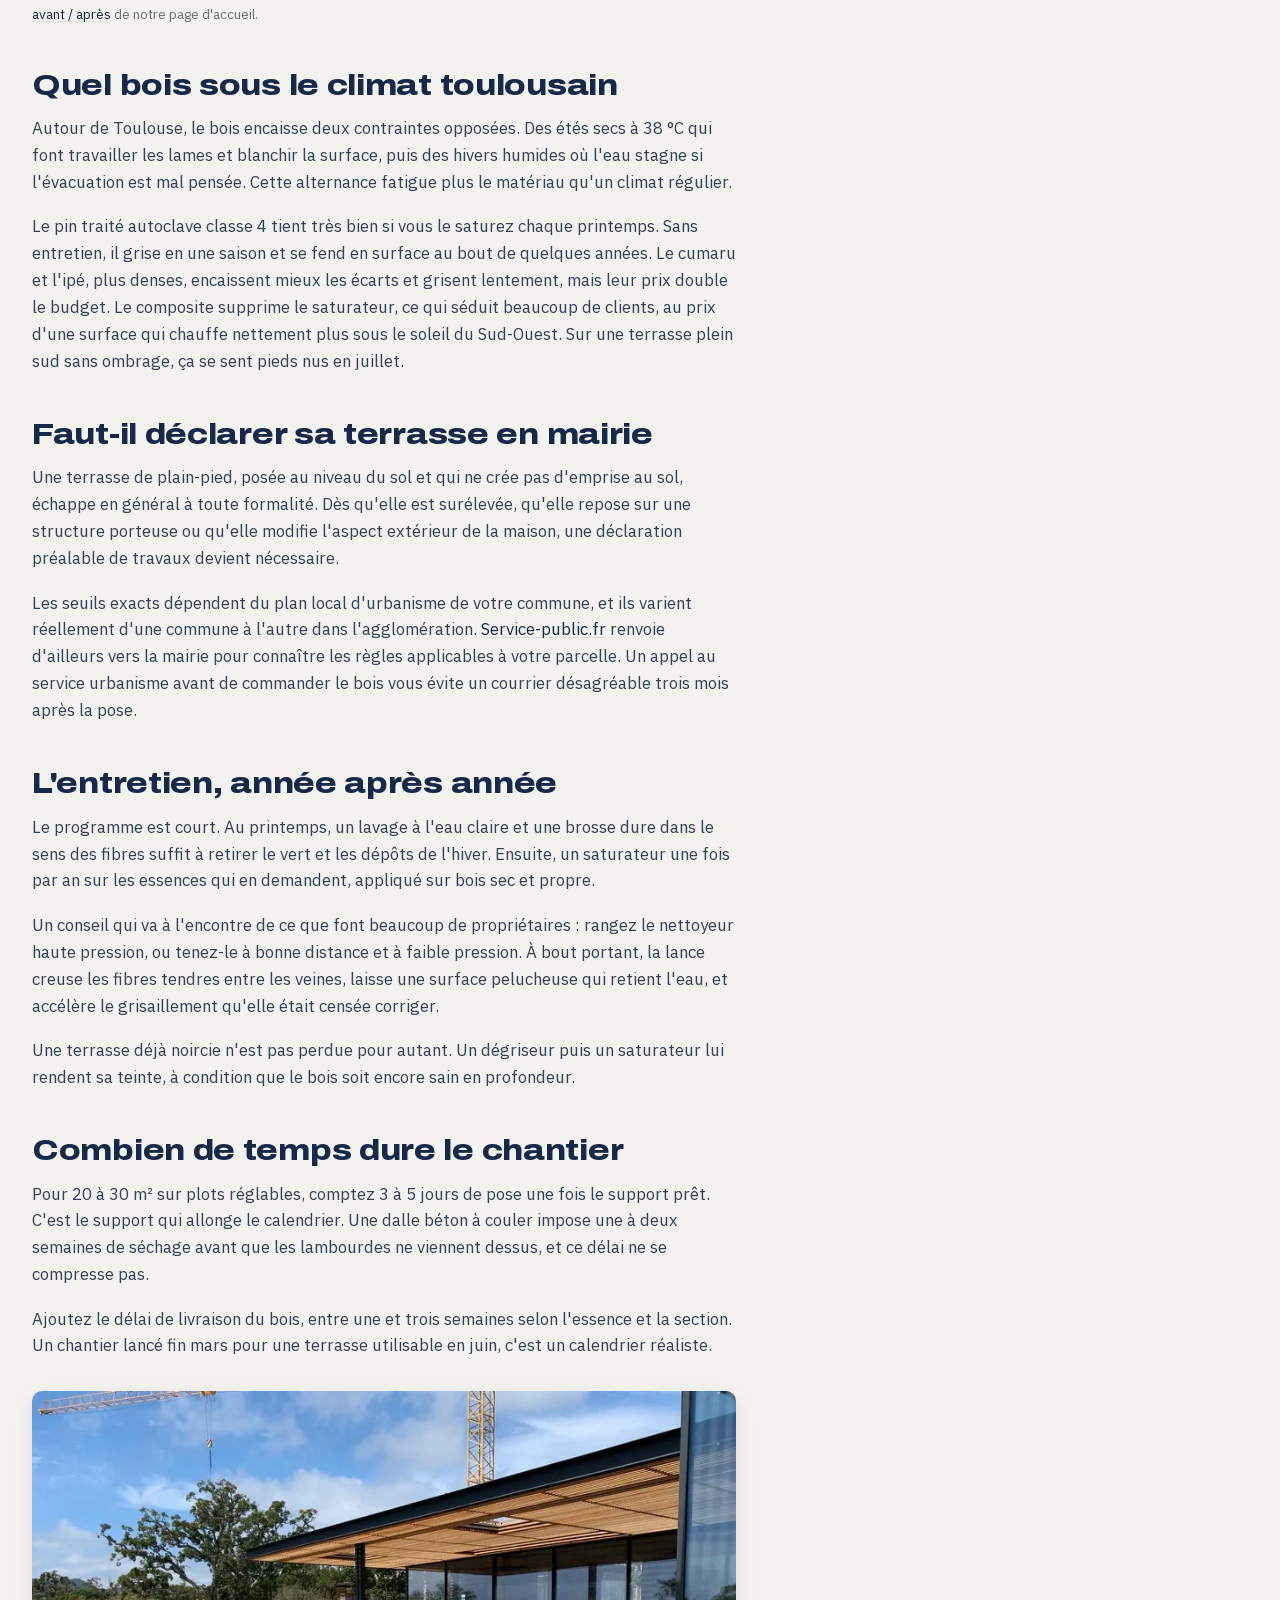
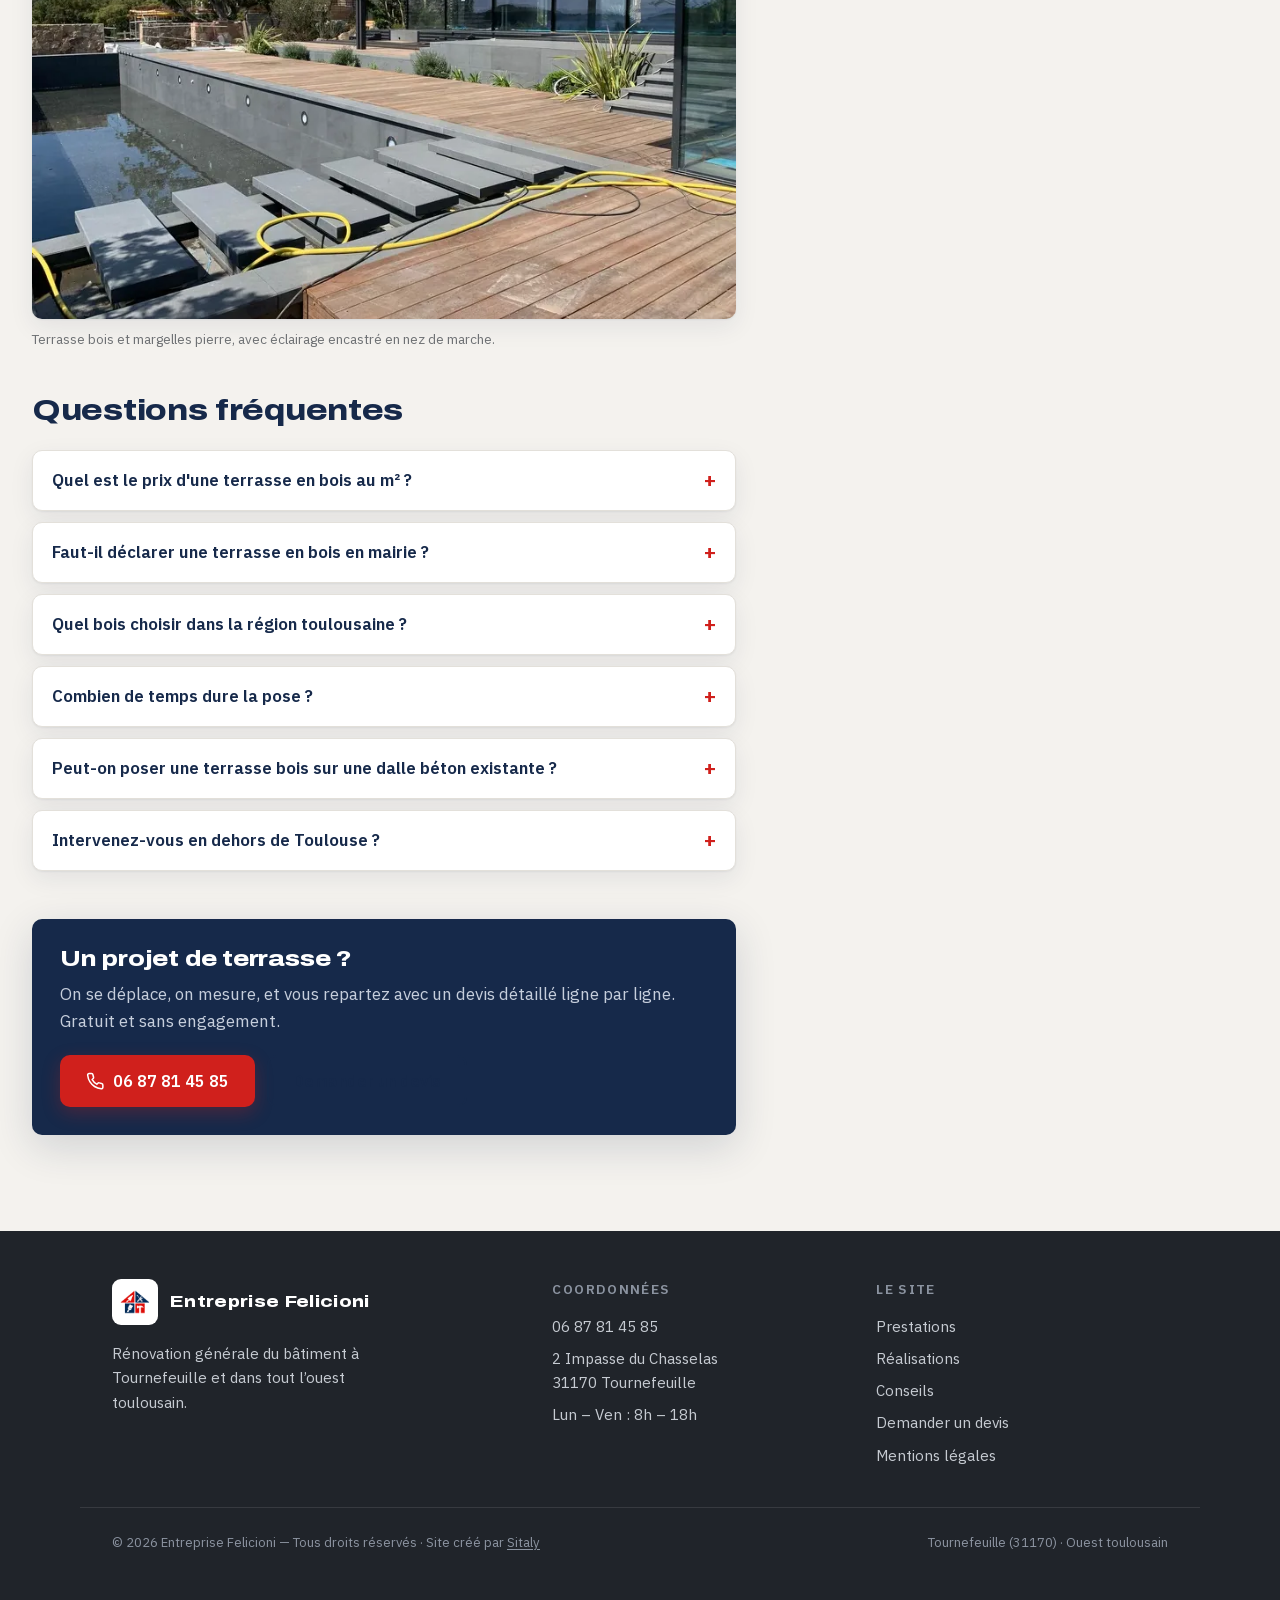
<file: blog/terrasse-bois-toulouse/index.html>
<!DOCTYPE html>
<html lang="fr">
<head>
<meta charset="utf-8">
<meta name="viewport" content="width=device-width, initial-scale=1">
<title>Terrasse en bois à Toulouse : prix au m², essences et délais</title>
<meta name="description" content="Combien coûte une terrasse en bois à Toulouse ? Prix au m² posé par essence, structure, entretien, déclaration en mairie. Devis gratuit au 06 87 81 45 85.">
<link rel="canonical" href="https://entreprise-felicioni.com/blog/terrasse-bois-toulouse/">
<meta name="theme-color" content="#16294A">

<meta property="og:type" content="article">
<meta property="og:locale" content="fr_FR">
<meta property="og:site_name" content="Entreprise Felicioni">
<meta property="og:title" content="Terrasse en bois à Toulouse : prix au m², essences et délais">
<meta property="og:description" content="Prix au m² posé par essence, structure, entretien, déclaration en mairie. Les chiffres et les pièges, par une entreprise de rénovation de l’ouest toulousain.">
<meta property="og:url" content="https://entreprise-felicioni.com/blog/terrasse-bois-toulouse/">
<meta property="og:image" content="https://entreprise-felicioni.com/img/blog-terrasse-bois-toulouse-1200.jpg">
<meta property="og:image:width" content="1200">
<meta property="og:image:height" content="750">
<meta name="twitter:card" content="summary_large_image">
<meta name="twitter:title" content="Terrasse en bois à Toulouse : prix au m², essences et délais">
<meta name="twitter:description" content="Prix au m² posé par essence, structure, entretien, déclaration en mairie.">
<meta name="twitter:image" content="https://entreprise-felicioni.com/img/blog-terrasse-bois-toulouse-1200.jpg">

<link rel="icon" href="../../favicon.ico?v=2" sizes="any">
<link rel="icon" type="image/png" href="../../img/brand/favicon-32.png?v=2" sizes="32x32">
<link rel="apple-touch-icon" href="../../img/brand/apple-touch-icon.png?v=2">
<link rel="preload" href="../../fonts/archivo-latin.woff2" as="font" type="font/woff2" crossorigin>
<link rel="stylesheet" href="../../css/styles.css?v=8">

<script type="application/ld+json">
{
  "@context":"https://schema.org",
  "@graph":[
    {
      "@type":"BlogPosting",
      "@id":"https://entreprise-felicioni.com/blog/terrasse-bois-toulouse/#article",
      "headline":"Terrasse en bois à Toulouse : prix au m², essences et délais",
      "description":"Prix au m² posé par essence, composition de la structure, entretien annuel et démarches en mairie pour une terrasse en bois dans la région toulousaine.",
      "image":"https://entreprise-felicioni.com/img/blog-terrasse-bois-toulouse-1200.jpg",
      "datePublished":"2026-08-12",
      "dateModified":"2026-08-12",
      "inLanguage":"fr-FR",
      "author":{
        "@type":"Person",
        "name":"Enzo Felicioni",
        "jobTitle":"Artisan, Entreprise Felicioni",
        "worksFor":{"@type":"Organization","name":"Entreprise Felicioni"}
      },
      "publisher":{
        "@type":"Organization",
        "name":"Entreprise Felicioni",
        "logo":{"@type":"ImageObject","url":"https://entreprise-felicioni.com/img/brand/icon-512.png"}
      },
      "mainEntityOfPage":{"@type":"WebPage","@id":"https://entreprise-felicioni.com/blog/terrasse-bois-toulouse/"},
      "about":["Terrasse en bois","Aménagement extérieur","Rénovation"],
      "spatialCoverage":{"@type":"Place","name":"Toulouse et Haute-Garonne"}
    },
    {
      "@type":"BreadcrumbList",
      "itemListElement":[
        {"@type":"ListItem","position":1,"name":"Accueil","item":"https://entreprise-felicioni.com/"},
        {"@type":"ListItem","position":2,"name":"Conseils","item":"https://entreprise-felicioni.com/blog/"},
        {"@type":"ListItem","position":3,"name":"Terrasse en bois à Toulouse"}
      ]
    },
    {
      "@type":"FAQPage",
      "mainEntity":[
        {"@type":"Question","name":"Quel est le prix d’une terrasse en bois au m² ?",
         "acceptedAnswer":{"@type":"Answer","text":"En 2026, le marché français situe une terrasse en bois entre 60 et 200 € du m² posé. Le pin traité autoclave classe 4 ouvre la fourchette, les bois exotiques comme le cumaru et l’ipé la ferment. La structure qui porte les lames pèse souvent 30 à 40 % du total."}},
        {"@type":"Question","name":"Faut-il déclarer une terrasse en bois en mairie ?",
         "acceptedAnswer":{"@type":"Answer","text":"Une terrasse de plain-pied qui ne crée pas d’emprise au sol échappe en général à toute formalité. Dès qu’elle est surélevée, qu’elle repose sur une structure ou qu’elle modifie l’aspect extérieur, une déclaration préalable de travaux devient nécessaire. Les seuils dépendent du plan local d’urbanisme, il faut donc appeler le service urbanisme de votre commune avant de commander le bois."}},
        {"@type":"Question","name":"Quel bois choisir pour une terrasse dans la région toulousaine ?",
         "acceptedAnswer":{"@type":"Answer","text":"Le climat toulousain alterne étés secs et très chauds et hivers humides. Le pin traité autoclave classe 4 offre le meilleur rapport prix/durée si vous acceptez de le saturer chaque année. Le cumaru et l’ipé encaissent mieux ces écarts et grisent lentement. Le composite supprime le saturateur mais chauffe davantage en plein soleil."}},
        {"@type":"Question","name":"Combien de temps dure la pose d’une terrasse en bois ?",
         "acceptedAnswer":{"@type":"Answer","text":"Comptez 3 à 5 jours de pose pour une terrasse de 20 à 30 m² sur plots réglables, une fois le support prêt. Une dalle béton à couler ajoute une à deux semaines de séchage avant la pose des lambourdes."}},
        {"@type":"Question","name":"Comment entretenir une terrasse en bois ?",
         "acceptedAnswer":{"@type":"Answer","text":"Un lavage à l’eau claire avec une brosse dure au printemps, puis un saturateur une fois par an sur les bois qui en demandent. Évitez le nettoyeur haute pression à faible distance : il creuse les fibres tendres et accélère le grisaillement."}}
      ]
    }
  ]
}
</script>
</head>
<body>
<a class="skip" href="#main">Aller au contenu</a>

<header class="header">
  <div class="wrap header__bar">
    <a class="brand" href="../../" aria-label="Entreprise Felicioni — accueil">
      <img src="../../img/brand/logo.webp" width="170" height="80" alt="Entreprise Felicioni">
    </a>
    <nav class="nav" aria-label="Navigation principale">
      <a href="../../#prestations">Prestations</a>
      <a href="../../#avant-apres">Avant / Après</a>
      <a href="../../#realisations">Réalisations</a>
      <a href="../">Conseils</a>
      <a href="../../#contact">Contact</a>
    </nav>
    <a class="btn btn--primary header__cta" href="tel:+33687814585">
      <svg viewBox="0 0 24 24" fill="none" stroke="currentColor" stroke-width="2" aria-hidden="true"><path d="M22 16.9v3a2 2 0 0 1-2.2 2 19.8 19.8 0 0 1-8.6-3 19.5 19.5 0 0 1-6-6 19.8 19.8 0 0 1-3-8.6A2 2 0 0 1 4.1 2h3a2 2 0 0 1 2 1.7c.1 1 .4 1.9.7 2.8a2 2 0 0 1-.5 2.1L8.1 9.9a16 16 0 0 0 6 6l1.3-1.3a2 2 0 0 1 2.1-.4c.9.3 1.8.6 2.8.7a2 2 0 0 1 1.7 2Z"/></svg>
      06 87 81 45 85
    </a>
    <a class="header__call" href="tel:+33687814585" aria-label="Appeler le 06 87 81 45 85">
      <svg viewBox="0 0 24 24" fill="none" stroke="currentColor" stroke-width="2" aria-hidden="true"><path d="M22 16.9v3a2 2 0 0 1-2.2 2 19.8 19.8 0 0 1-8.6-3 19.5 19.5 0 0 1-6-6 19.8 19.8 0 0 1-3-8.6A2 2 0 0 1 4.1 2h3a2 2 0 0 1 2 1.7c.1 1 .4 1.9.7 2.8a2 2 0 0 1-.5 2.1L8.1 9.9a16 16 0 0 0 6 6l1.3-1.3a2 2 0 0 1 2.1-.4c.9.3 1.8.6 2.8.7a2 2 0 0 1 1.7 2Z"/></svg>
      Appeler
    </a>
    <button class="burger" aria-label="Ouvrir le menu" aria-expanded="false" aria-controls="menu-mobile">
      <span></span><span></span><span></span>
    </button>
  </div>
  <div class="mobile-menu" id="menu-mobile" data-open="false">
    <div class="mobile-menu__inner">
      <a href="../../#prestations">Prestations</a>
      <a href="../../#avant-apres">Avant / Après</a>
      <a href="../../#realisations">Réalisations</a>
      <a href="../">Conseils</a>
      <a href="../../#contact">Contact</a>
    </div>
  </div>
</header>

<main id="main">
<article class="section wrap post">

  <p class="crumbs">
    <a href="../../">Accueil</a> ›
    <a href="../">Conseils</a> ›
    <span aria-current="page">Terrasse en bois à Toulouse</span>
  </p>

  <header class="post__head">
    <p class="overline">Aménagement extérieur</p>
    <h1>Terrasse en bois à Toulouse : combien ça coûte vraiment</h1>
    <p class="post__meta">
      <span>Par <b>Enzo Felicioni</b></span>
      <span>12 août 2026</span>
      <span>9 min de lecture</span>
    </p>
  </header>

  <figure class="post__cover">
    <picture>
      <source type="image/webp" srcset="../../img/blog-terrasse-bois-toulouse-760.webp 760w, ../../img/blog-terrasse-bois-toulouse-1200.webp 1200w" sizes="(min-width:768px) 704px, 100vw">
      <img src="../../img/blog-terrasse-bois-toulouse-1200.jpg" srcset="../../img/blog-terrasse-bois-toulouse-760.jpg 760w, ../../img/blog-terrasse-bois-toulouse-1200.jpg 1200w" sizes="(min-width:768px) 704px, 100vw" width="1200" height="750" alt="Deux compagnons de l’Entreprise Felicioni vissent les lames d’une terrasse en bois sur des lambourdes" fetchpriority="high" decoding="async">
    </picture>
    <figcaption>Pose des lames sur lambourdes doublées, chantier de Castelnaudary.</figcaption>
  </figure>

  <div class="prose">

    <p>C'est la première question de chaque rendez-vous, souvent avant même qu'on ait mesuré quoi que ce soit : « une terrasse en bois, ça coûte combien ? » La réponse honnête tient en une phrase. Entre 60 et 200 € du m² posé, et l'écart se joue sur des choses que le client ne voit jamais une fois le chantier terminé.</p>
    <p>Voici comment se construit ce chiffre, ce qui le fait bouger, et les lignes que certains devis oublient de mentionner.</p>

    <nav class="toc" aria-label="Sommaire">
      <p>Au sommaire</p>
      <ol>
        <li><a href="#postes">Trois postes, pas un seul</a></li>
        <li><a href="#prix">Le prix au m² selon l'essence</a></li>
        <li><a href="#variables">Ce que le tableau ne dit pas</a></li>
        <li><a href="#piscine">Une terrasse autour d'une piscine</a></li>
        <li><a href="#essences">Quel bois sous le climat toulousain</a></li>
        <li><a href="#declaration">Faut-il déclarer sa terrasse en mairie</a></li>
        <li><a href="#entretien">L'entretien, année après année</a></li>
        <li><a href="#delais">Combien de temps dure le chantier</a></li>
        <li><a href="#faq">Questions fréquentes</a></li>
      </ol>
    </nav>

    <h2 id="postes">Trois postes, pas un seul</h2>
    <p>Un devis de terrasse se lit sur trois lignes : la structure qui porte, les lames que vous voyez, la main-d'œuvre qui assemble. La plupart des comparaisons entre entreprises tournent court parce qu'elles ne regardent que la deuxième.</p>
    <p>La structure, ce sont les plots réglables, les lambourdes, parfois une dalle béton. Elle pèse souvent 30 à 40 % du budget et disparaît sous les lames le dernier jour. C'est pourtant elle qui décide si votre terrasse tiendra droit après trois hivers. Une lambourde sous-dimensionnée ou espacée trop large donne un platelage qui plie sous le pas au bout de deux saisons, quelle que soit la qualité des lames posées dessus.</p>
    <p>Le <a href="https://www.batirama.com/article/2276-nf-dtu-51.4-platelages-exterieurs-en-bois.html" target="_blank" rel="noopener">NF DTU 51.4</a>, le document de référence pour les platelages extérieurs en bois, impose une classe d'emploi 4 pour les lames comme pour les lambourdes, et prévoit un double lambourdage aux abouts de lames pour que l'eau s'évacue au lieu de stagner dans le bois de bout. Ce détail coûte quelques dizaines d'euros de bois en plus. Il vous fait gagner des années.</p>

    <h2 id="prix">Le prix au m² selon l'essence</h2>
    <p>Les fourchettes ci-dessous correspondent au marché français en 2026, fourniture et pose comprises, structure standard sur plots.</p>

    <div class="tablewrap">
      <table class="ptable">
        <thead>
          <tr><th scope="col">Matériau</th><th scope="col">Prix au m² posé</th><th scope="col">Ce qu'il faut savoir</th></tr>
        </thead>
        <tbody>
          <tr><td>Pin traité autoclave classe 4</td><td>60 à 100 €</td><td>Le meilleur ticket d'entrée. Demande un saturateur chaque année.</td></tr>
          <tr><td>Composite (WPC)</td><td>90 à 200 €</td><td>Aucun saturateur. Chauffe davantage en plein soleil.</td></tr>
          <tr><td>Cumaru</td><td>100 à 160 €</td><td>Bon compromis densité, durabilité, prix.</td></tr>
          <tr><td>Ipé</td><td>120 à 200 €</td><td>Le plus dur et le plus durable. Le plus cher aussi.</td></tr>
        </tbody>
      </table>
    </div>
    <p class="tablenote">Fourchettes relevées sur <a href="https://www.travauxavenue.com/exterieur-jardin-piscine/guide-travaux/terrasse/prix-terrasse-bois-m2/" target="_blank" rel="noopener">Travaux Avenue</a> et <a href="https://abctravaux.org/prix-pose-terrasse-bois/" target="_blank" rel="noopener">ABC Travaux</a>, août 2026. Ce sont des ordres de grandeur nationaux, pas un tarif d'entreprise.</p>

    <p>Pour une terrasse de 25 m², ça donne un budget qui va de 1 500 € en pin traité posé simplement à 5 000 € en ipé avec finitions. Le même espace, le même travail de pose, un rapport de un à trois sur la facture.</p>

    <h2 id="variables">Ce que le tableau ne dit pas</h2>
    <p>Quatre éléments déplacent un devis bien plus que le choix de l'essence.</p>
    <ul>
      <li><strong>La hauteur sous terrasse.</strong> Poser à 5 cm du sol sur un support plan, c'est rapide. Rattraper 60 cm de dénivelé demande une ossature complète, parfois un muret, et vous fait changer de catégorie de prix.</li>
      <li><strong>L'accès au chantier.</strong> Une cour de centre-ville où tout passe à la brouette par un couloir n'a rien à voir avec un jardin accessible en camionnette. Ça se compte en journées d'homme.</li>
      <li><strong>Les découpes.</strong> Un rectangle se pose vite. Contourner un bassin, un arbre, un angle de mur, des margelles, ça multiplie les coupes et les chutes.</li>
      <li><strong>Les finitions.</strong> Marches, plinthes de rive, éclairage encastré, trappe de visite : chacune est un poste à part que beaucoup de devis passent sous silence, et que vous découvrez au moment de la pose.</li>
    </ul>
    <p>Un devis sérieux détaille ces lignes. S'il tient en une ligne « terrasse bois 25 m² », vous ne pouvez rien comparer.</p>

    <h2 id="piscine">Une terrasse autour d'une piscine</h2>
    <p>C'est la demande la plus fréquente et la plus technique. Le bois travaille au contact de l'eau chlorée, les margelles imposent un niveau que vous ne pouvez pas déplacer, et la pente d'évacuation doit éloigner l'eau du bassin sans créer de flaque contre le mur.</p>
    <p>Deux points font la différence sur ce type de chantier. Le jeu entre les lames doit rester constant pour que l'eau file sans retenir les feuilles. Et les abouts de lames, la partie la plus fragile du bois, doivent reposer sur un double lambourdage, jamais dans le vide.</p>

    <figure>
      <picture>
        <source type="image/webp" srcset="../../img/apres-terrasse-bois-piscine-castelnaudary-680.webp" >
        <img src="../../img/apres-terrasse-bois-piscine-castelnaudary-680.jpg" width="680" height="906" loading="lazy" decoding="async" alt="Terrasse en bois avec piscine et éclairage encastré dans les marches, au coucher du soleil, à Castelnaudary">
      </picture>
      <figcaption>Cour transformée en terrasse bois et piscine, Castelnaudary (11). L'état d'origine est visible dans le comparateur <a href="../../#avant-apres">avant / après</a> de notre page d'accueil.</figcaption>
    </figure>

    <h2 id="essences">Quel bois sous le climat toulousain</h2>
    <p>Autour de Toulouse, le bois encaisse deux contraintes opposées. Des étés secs à 38 °C qui font travailler les lames et blanchir la surface, puis des hivers humides où l'eau stagne si l'évacuation est mal pensée. Cette alternance fatigue plus le matériau qu'un climat régulier.</p>
    <p>Le pin traité autoclave classe 4 tient très bien si vous le saturez chaque printemps. Sans entretien, il grise en une saison et se fend en surface au bout de quelques années. Le cumaru et l'ipé, plus denses, encaissent mieux les écarts et grisent lentement, mais leur prix double le budget. Le composite supprime le saturateur, ce qui séduit beaucoup de clients, au prix d'une surface qui chauffe nettement plus sous le soleil du Sud-Ouest. Sur une terrasse plein sud sans ombrage, ça se sent pieds nus en juillet.</p>

    <h2 id="declaration">Faut-il déclarer sa terrasse en mairie</h2>
    <p>Une terrasse de plain-pied, posée au niveau du sol et qui ne crée pas d'emprise au sol, échappe en général à toute formalité. Dès qu'elle est surélevée, qu'elle repose sur une structure porteuse ou qu'elle modifie l'aspect extérieur de la maison, une déclaration préalable de travaux devient nécessaire.</p>
    <p>Les seuils exacts dépendent du plan local d'urbanisme de votre commune, et ils varient réellement d'une commune à l'autre dans l'agglomération. <a href="https://www.service-public.gouv.fr/particuliers/vosdroits/F17578" target="_blank" rel="noopener">Service-public.fr</a> renvoie d'ailleurs vers la mairie pour connaître les règles applicables à votre parcelle. Un appel au service urbanisme avant de commander le bois vous évite un courrier désagréable trois mois après la pose.</p>

    <h2 id="entretien">L'entretien, année après année</h2>
    <p>Le programme est court. Au printemps, un lavage à l'eau claire et une brosse dure dans le sens des fibres suffit à retirer le vert et les dépôts de l'hiver. Ensuite, un saturateur une fois par an sur les essences qui en demandent, appliqué sur bois sec et propre.</p>
    <p>Un conseil qui va à l'encontre de ce que font beaucoup de propriétaires : rangez le nettoyeur haute pression, ou tenez-le à bonne distance et à faible pression. À bout portant, la lance creuse les fibres tendres entre les veines, laisse une surface pelucheuse qui retient l'eau, et accélère le grisaillement qu'elle était censée corriger.</p>
    <p>Une terrasse déjà noircie n'est pas perdue pour autant. Un dégriseur puis un saturateur lui rendent sa teinte, à condition que le bois soit encore sain en profondeur.</p>

    <h2 id="delais">Combien de temps dure le chantier</h2>
    <p>Pour 20 à 30 m² sur plots réglables, comptez 3 à 5 jours de pose une fois le support prêt. C'est le support qui allonge le calendrier. Une dalle béton à couler impose une à deux semaines de séchage avant que les lambourdes ne viennent dessus, et ce délai ne se compresse pas.</p>
    <p>Ajoutez le délai de livraison du bois, entre une et trois semaines selon l'essence et la section. Un chantier lancé fin mars pour une terrasse utilisable en juin, c'est un calendrier réaliste.</p>

    <figure>
      <picture>
        <source type="image/webp" srcset="../../img/terrasse-bois-bassin-miroir-villa-800.webp">
        <img src="../../img/terrasse-bois-bassin-miroir-villa-800.jpg" width="800" height="600" loading="lazy" decoding="async" alt="Terrasse en bois exotique et bassin bordé de pierre grise devant une villa contemporaine">
      </picture>
      <figcaption>Terrasse bois et margelles pierre, avec éclairage encastré en nez de marche.</figcaption>
    </figure>

    <h2 id="faq">Questions fréquentes</h2>
    <div class="faq">
      <details>
        <summary>Quel est le prix d'une terrasse en bois au m² ?</summary>
        <p>Entre 60 et 200 € du m² posé selon l'essence. Le pin traité autoclave classe 4 ouvre la fourchette, le cumaru et l'ipé la ferment. La structure sous les lames représente souvent 30 à 40 % du total.</p>
      </details>
      <details>
        <summary>Faut-il déclarer une terrasse en bois en mairie ?</summary>
        <p>De plain-pied et sans emprise au sol, en général non. Surélevée ou posée sur une structure, une déclaration préalable devient nécessaire. Les seuils dépendent du plan local d'urbanisme, appelez le service urbanisme de votre commune avant de commander.</p>
      </details>
      <details>
        <summary>Quel bois choisir dans la région toulousaine ?</summary>
        <p>Le pin autoclave classe 4 pour le budget, à condition de le saturer chaque année. Le cumaru ou l'ipé pour oublier l'entretien lourd et accepter le grisaillement lent. Le composite si vous ne voulez plus jamais toucher un pinceau, en sachant qu'il chauffe davantage en plein soleil.</p>
      </details>
      <details>
        <summary>Combien de temps dure la pose ?</summary>
        <p>3 à 5 jours pour 20 à 30 m² sur plots, support prêt. Une dalle béton à couler ajoute une à deux semaines de séchage avant la pose des lambourdes.</p>
      </details>
      <details>
        <summary>Peut-on poser une terrasse bois sur une dalle béton existante ?</summary>
        <p>Oui, et c'est même la configuration la plus simple si la dalle est saine et à peu près plane. Les lambourdes viennent sur plots réglables qui rattrapent les défauts de niveau et ménagent la ventilation sous le platelage. Un contact direct entre lambourde et béton, sans lame d'air, condamne le bois à moyen terme.</p>
      </details>
      <details>
        <summary>Intervenez-vous en dehors de Toulouse ?</summary>
        <p>Oui. Nous sommes basés à Tournefeuille et nous intervenons sur tout l'ouest toulousain, mais aussi sur des chantiers plus éloignés : Merville, Saint-Orens-de-Gameville, Pompertuzat, Pujaudran, et jusqu'à Castelnaudary pour des rénovations complètes.</p>
      </details>
    </div>

  </div>

  <aside class="postcta">
    <h2>Un projet de terrasse ?</h2>
    <p>On se déplace, on mesure, et vous repartez avec un devis détaillé ligne par ligne. Gratuit et sans engagement.</p>
    <div class="postcta__actions">
      <a class="btn btn--primary" href="tel:+33687814585">
        <svg viewBox="0 0 24 24" fill="none" stroke="currentColor" stroke-width="2" aria-hidden="true"><path d="M22 16.9v3a2 2 0 0 1-2.2 2 19.8 19.8 0 0 1-8.6-3 19.5 19.5 0 0 1-6-6 19.8 19.8 0 0 1-3-8.6A2 2 0 0 1 4.1 2h3a2 2 0 0 1 2 1.7c.1 1 .4 1.9.7 2.8a2 2 0 0 1-.5 2.1L8.1 9.9a16 16 0 0 0 6 6l1.3-1.3a2 2 0 0 1 2.1-.4c.9.3 1.8.6 2.8.7a2 2 0 0 1 1.7 2Z"/></svg>
        06 87 81 45 85
      </a>
      <a class="btn btn--ghost" href="../../#contact">Demander un devis</a>
    </div>
  </aside>

</article>
</main>

<footer class="footer">
  <div class="wrap footer__grid">
    <div>
      <div class="footer__brand">
        <span class="chip"><img src="../../img/brand/icon-192.png" width="34" height="34" alt=""></span>
        <b>Entreprise Felicioni</b>
      </div>
      <p style="margin-top:1rem;max-width:34ch;font-size:.95rem">Rénovation générale du bâtiment à Tournefeuille et dans tout l’ouest toulousain.</p>
    </div>
    <div>
      <h4>Coordonnées</h4>
      <ul>
        <li><a href="tel:+33687814585">06 87 81 45 85</a></li>
        <li>2 Impasse du Chasselas<br>31170 Tournefeuille</li>
        <li>Lun – Ven : 8h – 18h</li>
      </ul>
    </div>
    <div>
      <h4>Le site</h4>
      <ul>
        <li><a href="../../#prestations">Prestations</a></li>
        <li><a href="../../#realisations">Réalisations</a></li>
        <li><a href="../">Conseils</a></li>
        <li><a href="../../#contact">Demander un devis</a></li>
        <li><a href="../../mentions-legales.html">Mentions légales</a></li>
      </ul>
    </div>
  </div>
  <div class="wrap footer__bottom">
    <span>© <span id="year">2026</span> Entreprise Felicioni — Tous droits réservés · Site créé par <a href="https://sitaly.fr" target="_blank" rel="noopener" style="color:inherit;text-decoration:underline;text-underline-offset:2px">Sitaly</a></span>
    <span>Tournefeuille (31170) · Ouest toulousain</span>
  </div>
</footer>

<div class="callbar">
  <a href="tel:+33687814585">
    <svg viewBox="0 0 24 24" fill="none" stroke="currentColor" stroke-width="2" aria-hidden="true"><path d="M22 16.9v3a2 2 0 0 1-2.2 2 19.8 19.8 0 0 1-8.6-3 19.5 19.5 0 0 1-6-6 19.8 19.8 0 0 1-3-8.6A2 2 0 0 1 4.1 2h3a2 2 0 0 1 2 1.7c.1 1 .4 1.9.7 2.8a2 2 0 0 1-.5 2.1L8.1 9.9a16 16 0 0 0 6 6l1.3-1.3a2 2 0 0 1 2.1-.4c.9.3 1.8.6 2.8.7a2 2 0 0 1 1.7 2Z"/></svg>
  Appeler — 06 87 81 45 85
  </a>
</div>

<script src="../../js/main.js?v=9" defer></script>
<!-- Consentement cookies (RGPD/CNIL) + Google Analytics 4 : voir js/consent.js -->
<script src="/js/consent.js" defer></script>
</body>
</html>
</file>
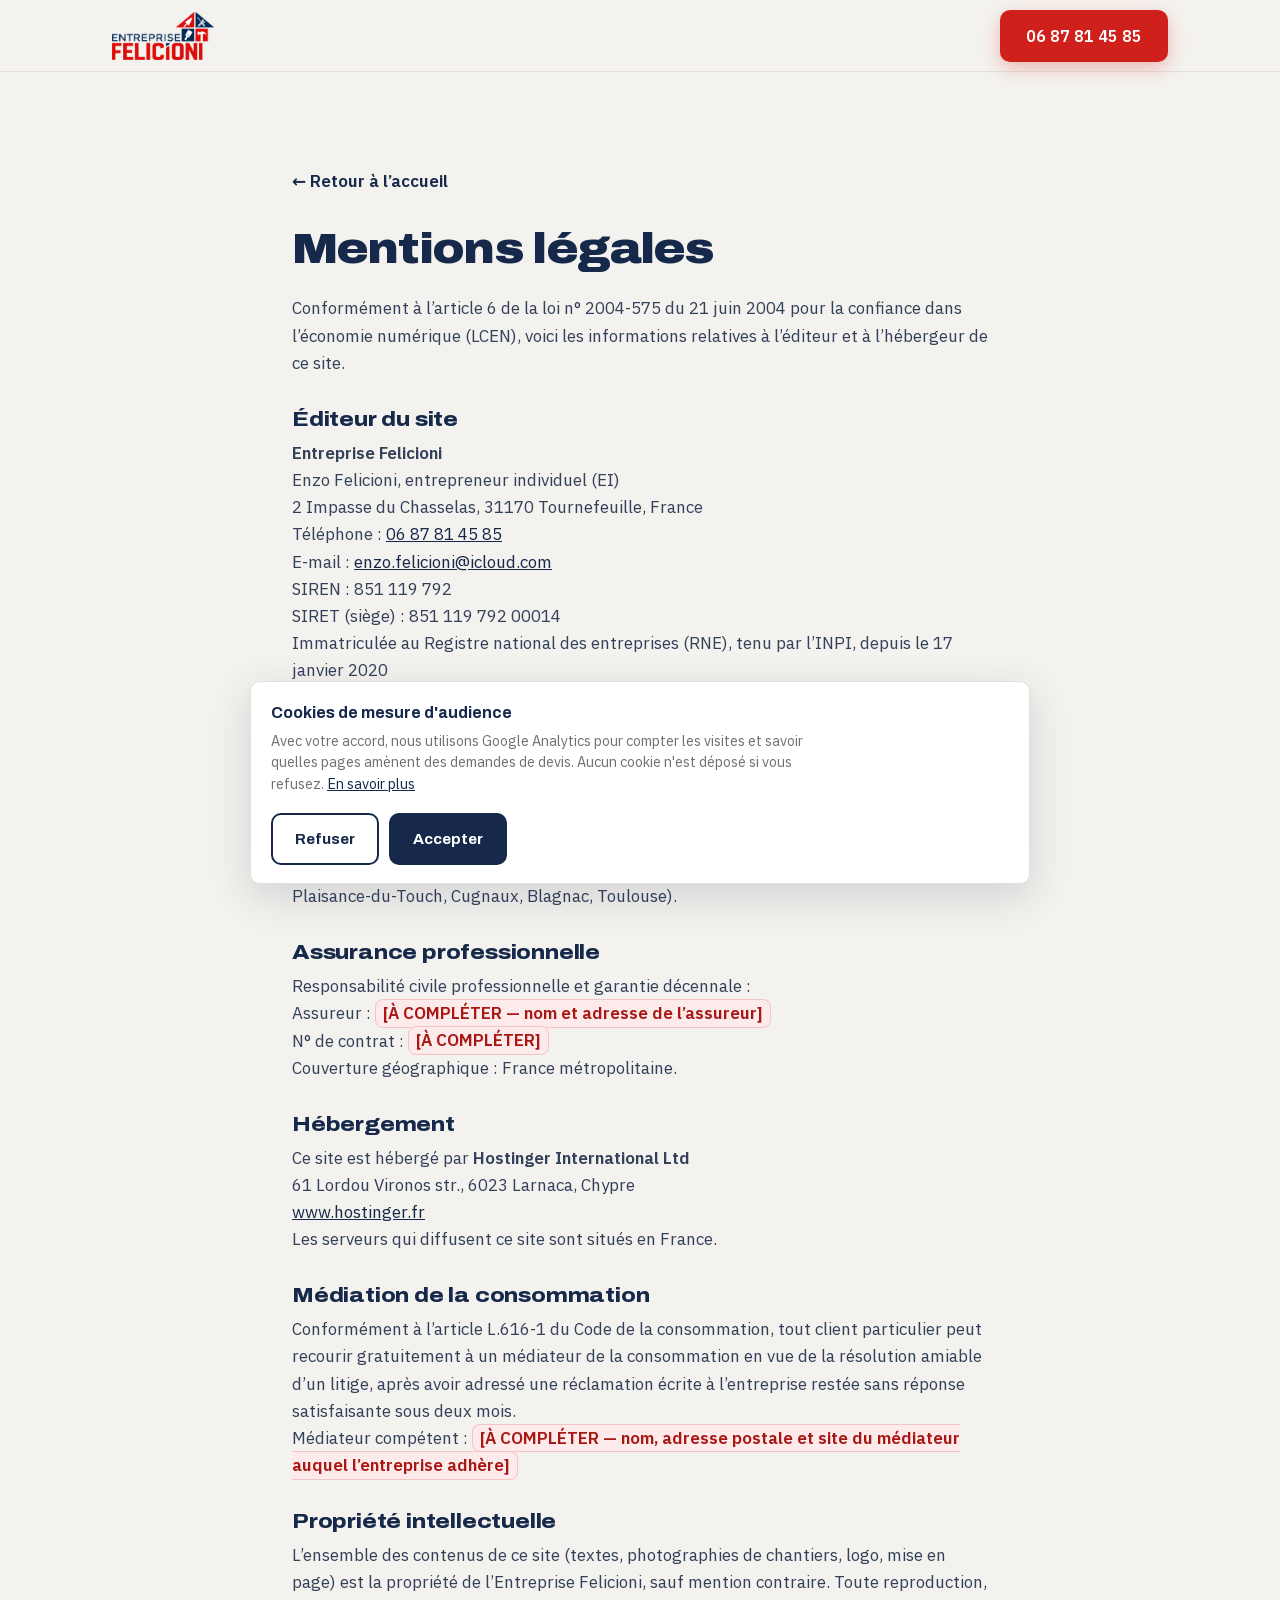
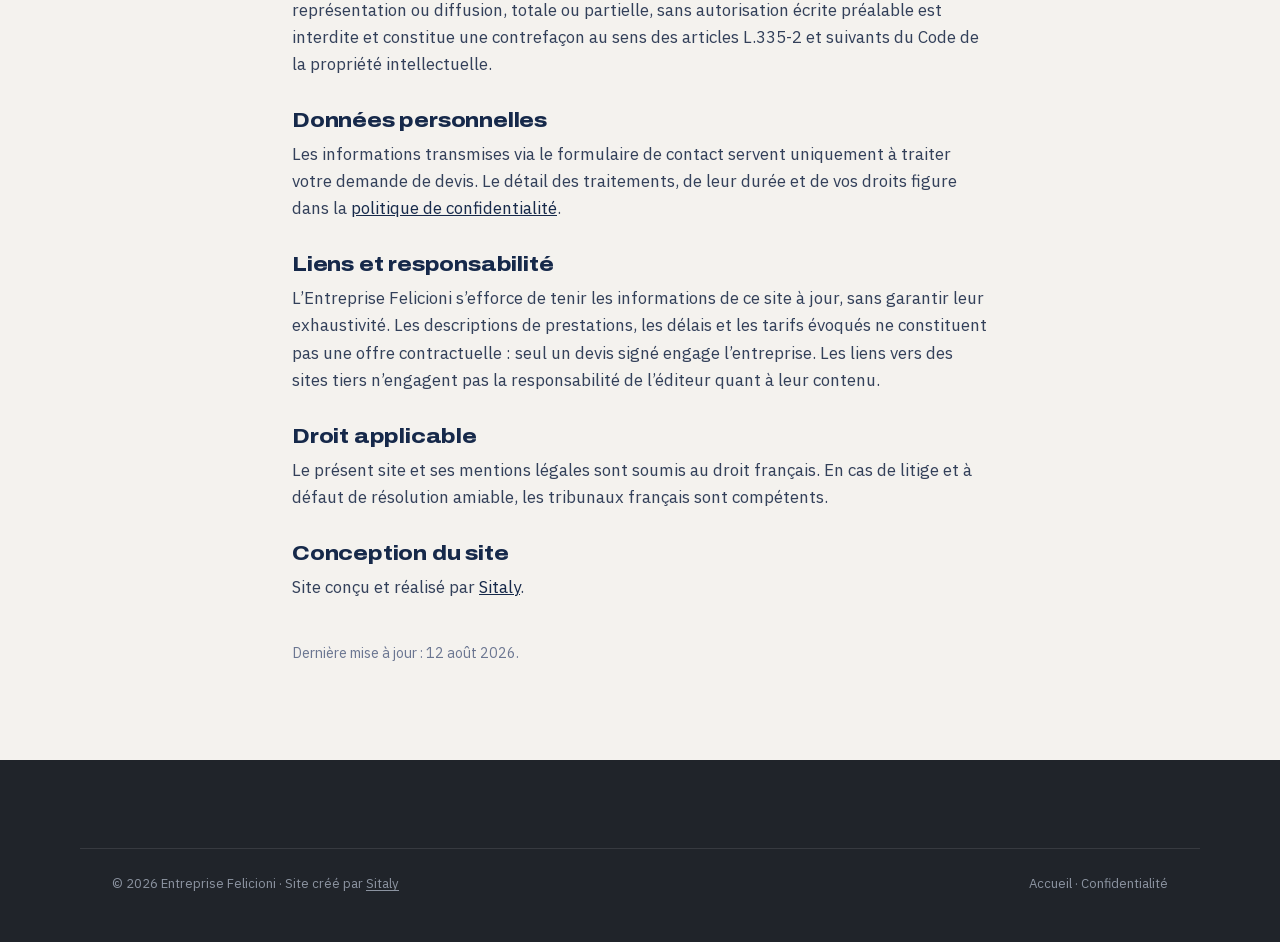
<file: mentions-legales.html>
<!DOCTYPE html>
<html lang="fr">
<head>
<meta charset="utf-8">
<meta name="viewport" content="width=device-width, initial-scale=1">
<title>Mentions légales — Entreprise Felicioni</title>
<meta name="description" content="Mentions légales de l’Entreprise Felicioni, rénovation à Tournefeuille (31).">
<meta name="robots" content="noindex, follow">
<link rel="icon" href="favicon.ico?v=2" sizes="any">
<link rel="icon" type="image/png" href="img/brand/favicon-32.png?v=2" sizes="32x32">
<link rel="stylesheet" href="css/styles.css?v=8">
<style>
.legal{max-width:760px}
.legal h1{font-size:clamp(1.9rem,6vw,2.6rem);margin-bottom:1.5rem}
.legal h2{font-size:1.25rem;text-transform:none;margin:2rem 0 .6rem}
.legal p,.legal li{color:#33405A}
.legal a{color:var(--bleu)}
.legal .back{display:inline-block;margin-bottom:2rem;font-weight:600;text-decoration:none;color:var(--bleu)}
.legal .maj{font-size:.9rem;color:#6B7691;margin-top:2.5rem}
.todo{background:#FCEBEA;border:1px solid #F3C6C4;border-radius:8px;padding:.15rem .45rem;color:#A81714;font-weight:600}
</style>
</head>
<body>
<header class="header"><div class="wrap header__bar">
  <a class="brand" href="index.html"><img src="img/brand/logo.webp" width="170" height="80" alt="Entreprise Felicioni"></a>
  <a class="btn btn--primary header__cta" href="tel:+33687814585">06 87 81 45 85</a>
</div></header>

<main class="section wrap legal">
  <a class="back" href="index.html">← Retour à l’accueil</a>
  <h1>Mentions légales</h1>
  <p>Conformément à l’article 6 de la loi n° 2004-575 du 21 juin 2004 pour la confiance dans l’économie numérique (LCEN), voici les informations relatives à l’éditeur et à l’hébergeur de ce site.</p>

  <h2>Éditeur du site</h2>
  <p>
    <strong>Entreprise Felicioni</strong><br>
    Enzo Felicioni, entrepreneur individuel (EI)<br>
    2 Impasse du Chasselas, 31170 Tournefeuille, France<br>
    Téléphone : <a href="tel:+33687814585">06 87 81 45 85</a><br>
    E-mail : <a href="mailto:enzo.felicioni@icloud.com">enzo.felicioni@icloud.com</a><br>
    SIREN : 851 119 792<br>
    SIRET (siège) : 851 119 792 00014<br>
    Immatriculée au Registre national des entreprises (RNE), tenu par l’INPI, depuis le 17 janvier 2020<br>
    TVA : non applicable, article 293 B du Code général des impôts (franchise en base de TVA)<br>
    Directeur de la publication : Enzo Felicioni
  </p>

  <h2>Activité</h2>
  <p>Travaux de rénovation et d’aménagement du bâtiment pour particuliers et professionnels : rénovation complète, salle de bain, cuisine, carrelage et faïence, isolation et façade, terrasse et extérieurs. Zone d’intervention : Tournefeuille et l’ouest toulousain (Colomiers, Plaisance-du-Touch, Cugnaux, Blagnac, Toulouse).</p>

  <h2>Assurance professionnelle</h2>
  <p>
    Responsabilité civile professionnelle et garantie décennale :<br>
    Assureur : <span class="todo">[À COMPLÉTER — nom et adresse de l’assureur]</span><br>
    N° de contrat : <span class="todo">[À COMPLÉTER]</span><br>
    Couverture géographique : France métropolitaine.
  </p>

  <h2>Hébergement</h2>
  <p>
    Ce site est hébergé par <strong>Hostinger International Ltd</strong><br>
    61 Lordou Vironos str., 6023 Larnaca, Chypre<br>
    <a href="https://www.hostinger.fr" target="_blank" rel="noopener">www.hostinger.fr</a><br>
    Les serveurs qui diffusent ce site sont situés en France.
  </p>

  <h2>Médiation de la consommation</h2>
  <p>
    Conformément à l’article L.616-1 du Code de la consommation, tout client particulier peut recourir gratuitement à un médiateur de la consommation en vue de la résolution amiable d’un litige, après avoir adressé une réclamation écrite à l’entreprise restée sans réponse satisfaisante sous deux mois.<br>
    Médiateur compétent : <span class="todo">[À COMPLÉTER — nom, adresse postale et site du médiateur auquel l’entreprise adhère]</span>
  </p>

  <h2>Propriété intellectuelle</h2>
  <p>L’ensemble des contenus de ce site (textes, photographies de chantiers, logo, mise en page) est la propriété de l’Entreprise Felicioni, sauf mention contraire. Toute reproduction, représentation ou diffusion, totale ou partielle, sans autorisation écrite préalable est interdite et constitue une contrefaçon au sens des articles L.335-2 et suivants du Code de la propriété intellectuelle.</p>

  <h2>Données personnelles</h2>
  <p>Les informations transmises via le formulaire de contact servent uniquement à traiter votre demande de devis. Le détail des traitements, de leur durée et de vos droits figure dans la <a href="politique-confidentialite.html">politique de confidentialité</a>.</p>

  <h2>Liens et responsabilité</h2>
  <p>L’Entreprise Felicioni s’efforce de tenir les informations de ce site à jour, sans garantir leur exhaustivité. Les descriptions de prestations, les délais et les tarifs évoqués ne constituent pas une offre contractuelle : seul un devis signé engage l’entreprise. Les liens vers des sites tiers n’engagent pas la responsabilité de l’éditeur quant à leur contenu.</p>

  <h2>Droit applicable</h2>
  <p>Le présent site et ses mentions légales sont soumis au droit français. En cas de litige et à défaut de résolution amiable, les tribunaux français sont compétents.</p>

  <h2>Conception du site</h2>
  <p>Site conçu et réalisé par <a href="https://sitaly.fr" target="_blank" rel="noopener">Sitaly</a>.</p>

  <p class="maj">Dernière mise à jour : 12 août 2026.</p>
</main>

<footer class="footer"><div class="wrap footer__bottom">
  <span>© <span id="year">2026</span> Entreprise Felicioni · Site créé par <a href="https://sitaly.fr" target="_blank" rel="noopener" style="color:inherit;text-decoration:underline;text-underline-offset:2px">Sitaly</a></span>
  <span><a href="index.html">Accueil</a> · <a href="politique-confidentialite.html">Confidentialité</a></span>
</div></footer>
<script>document.getElementById('year').textContent=new Date().getFullYear();</script>
<!-- Consentement cookies (RGPD/CNIL) + Google Analytics 4 : voir js/consent.js -->
<script src="/js/consent.js" defer></script>
</body>
</html>
</file>
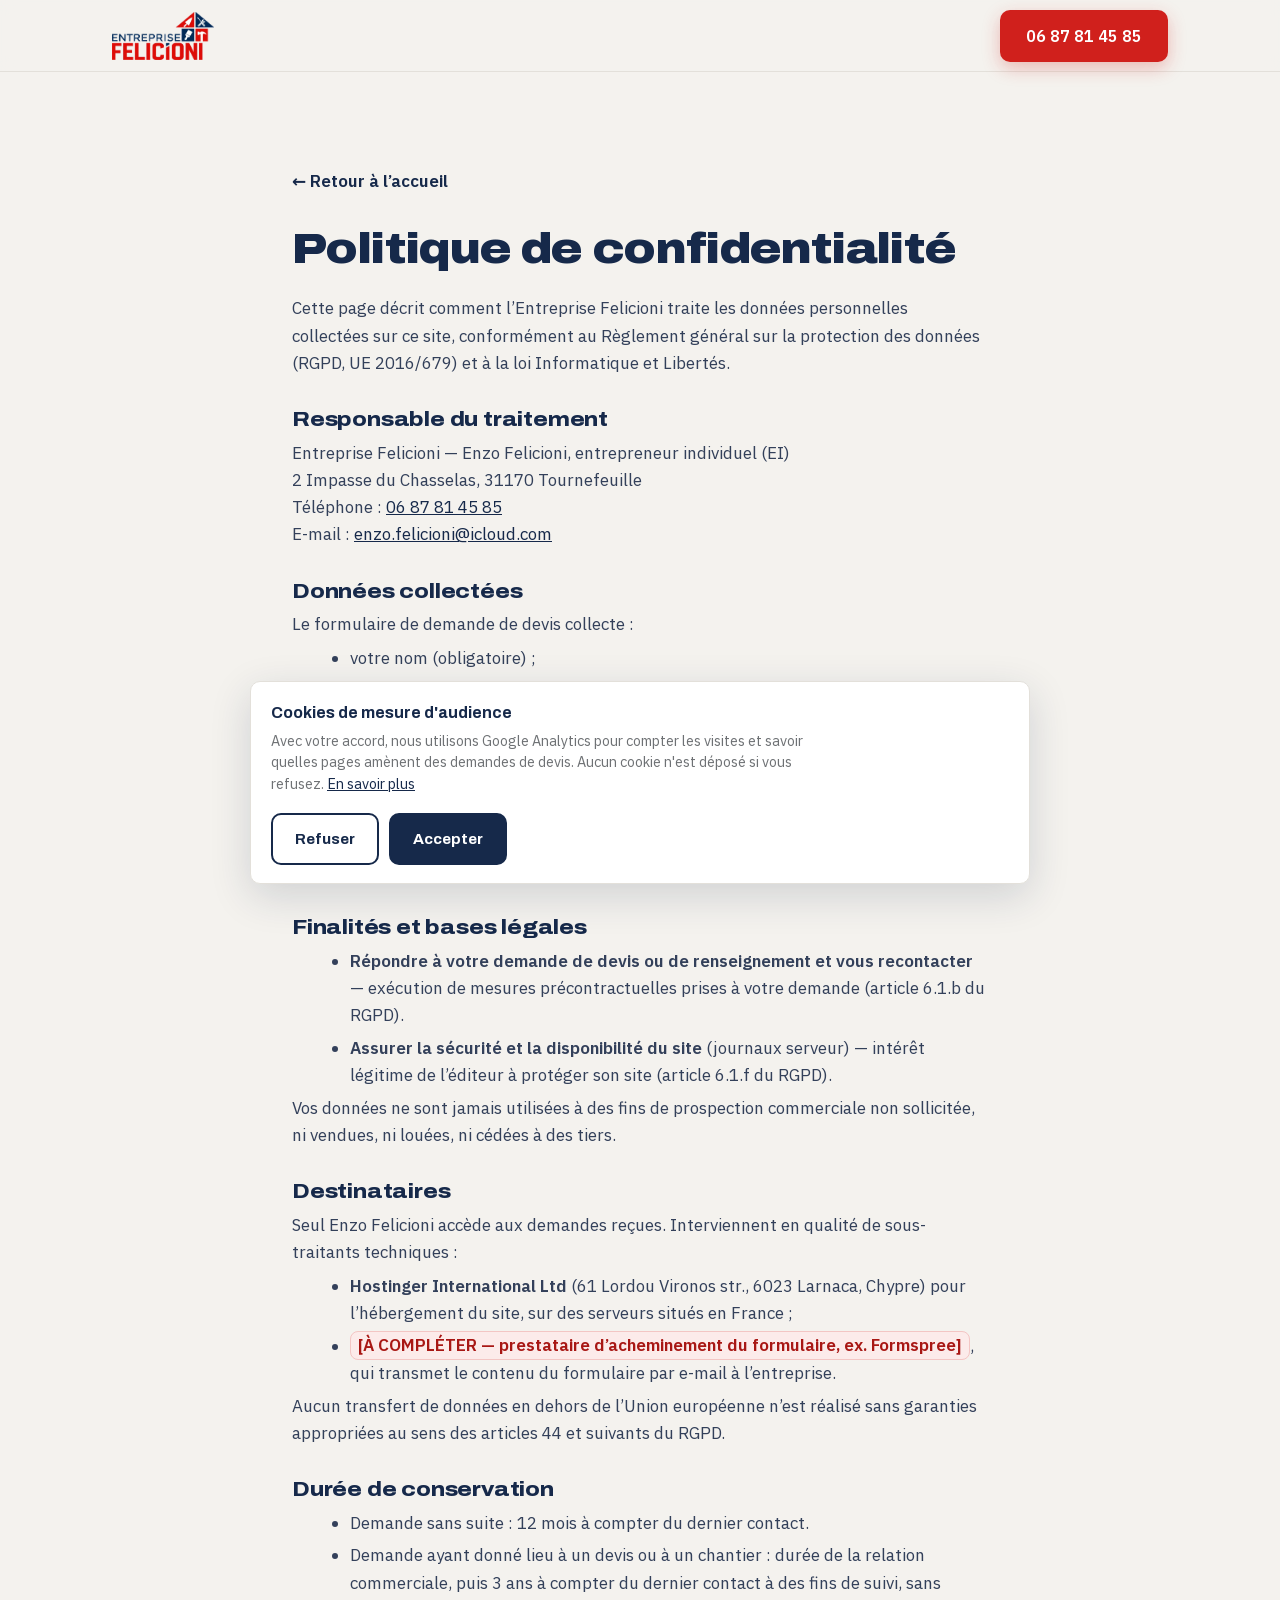
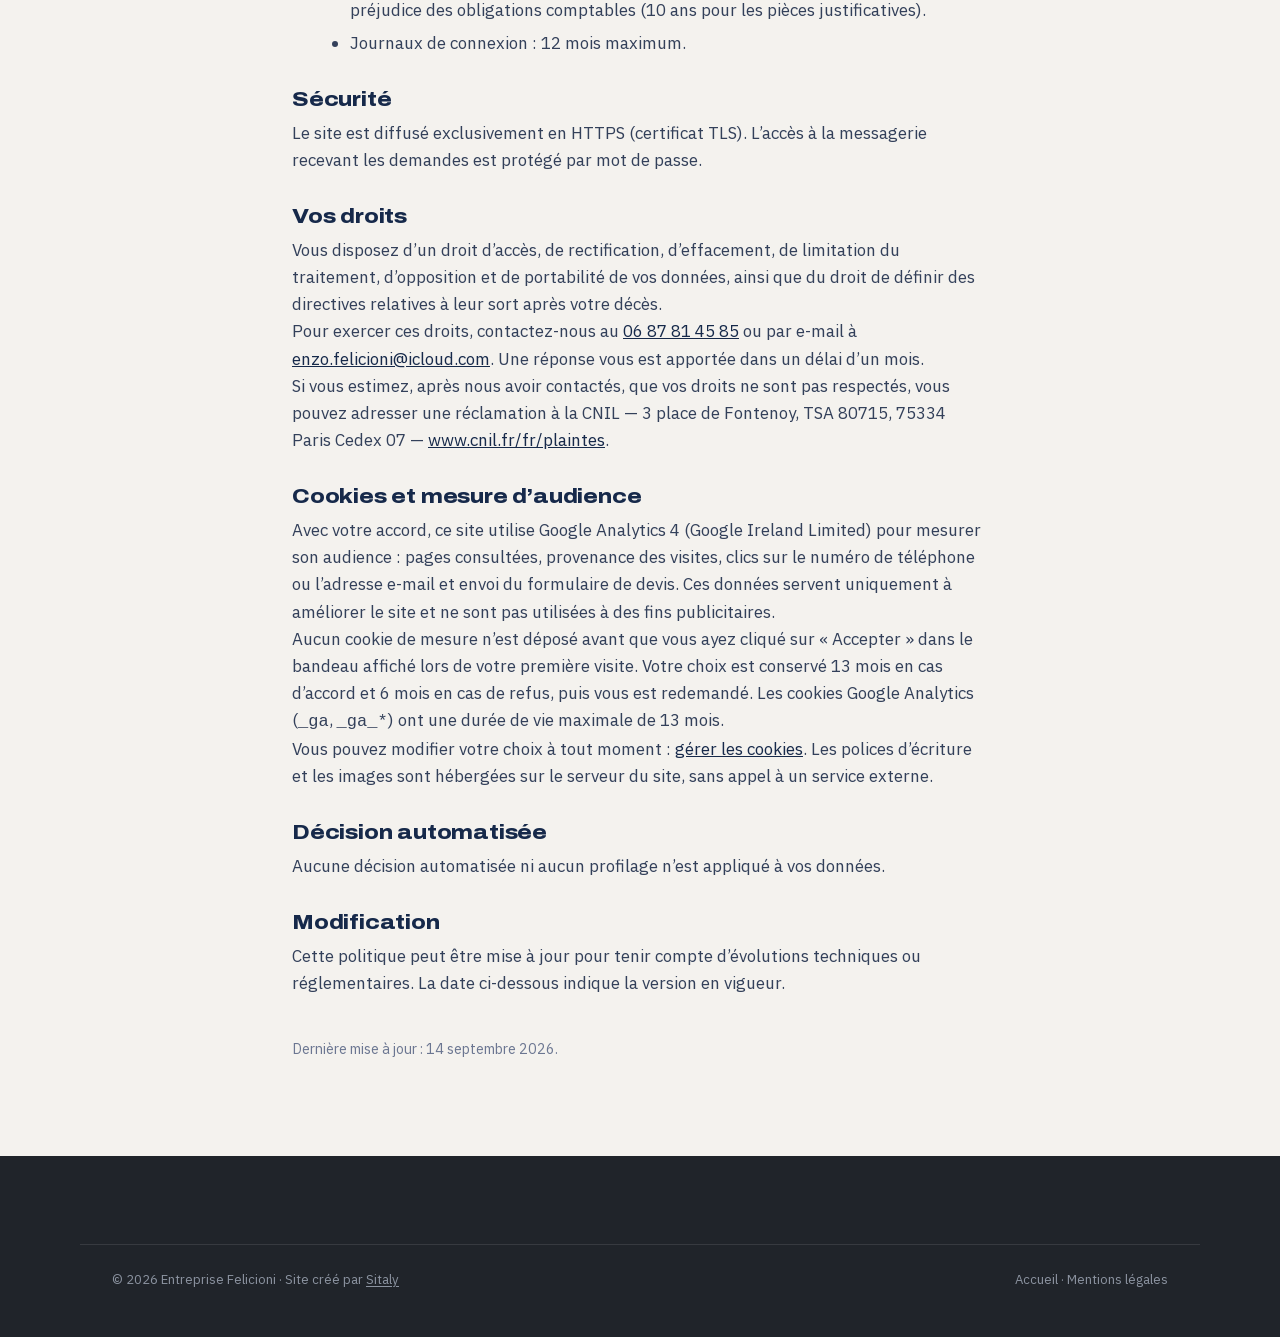
<file: politique-confidentialite.html>
<!DOCTYPE html>
<html lang="fr">
<head>
<meta charset="utf-8">
<meta name="viewport" content="width=device-width, initial-scale=1">
<title>Politique de confidentialité — Entreprise Felicioni</title>
<meta name="description" content="Politique de confidentialité et traitement des données du site Entreprise Felicioni.">
<meta name="robots" content="noindex, follow">
<link rel="icon" href="favicon.ico?v=2" sizes="any">
<link rel="icon" type="image/png" href="img/brand/favicon-32.png?v=2" sizes="32x32">
<link rel="stylesheet" href="css/styles.css?v=8">
<style>
.legal{max-width:760px}
.legal h1{font-size:clamp(1.9rem,6vw,2.6rem);margin-bottom:1.5rem}
.legal h2{font-size:1.25rem;text-transform:none;margin:2rem 0 .6rem}
.legal p,.legal li{color:#33405A}
.legal ul{margin:.4rem 0 0 1.1rem}
.legal li{margin-bottom:.35rem}
.legal a{color:var(--bleu)}
.legal .back{display:inline-block;margin-bottom:2rem;font-weight:600;text-decoration:none;color:var(--bleu)}
.legal .maj{font-size:.9rem;color:#6B7691;margin-top:2.5rem}
.todo{background:#FCEBEA;border:1px solid #F3C6C4;border-radius:8px;padding:.15rem .45rem;color:#A81714;font-weight:600}
</style>
</head>
<body>
<header class="header"><div class="wrap header__bar">
  <a class="brand" href="index.html"><img src="img/brand/logo.webp" width="170" height="80" alt="Entreprise Felicioni"></a>
  <a class="btn btn--primary header__cta" href="tel:+33687814585">06 87 81 45 85</a>
</div></header>

<main class="section wrap legal">
  <a class="back" href="index.html">← Retour à l’accueil</a>
  <h1>Politique de confidentialité</h1>
  <p>Cette page décrit comment l’Entreprise Felicioni traite les données personnelles collectées sur ce site, conformément au Règlement général sur la protection des données (RGPD, UE 2016/679) et à la loi Informatique et Libertés.</p>

  <h2>Responsable du traitement</h2>
  <p>
    Entreprise Felicioni — Enzo Felicioni, entrepreneur individuel (EI)<br>
    2 Impasse du Chasselas, 31170 Tournefeuille<br>
    Téléphone : <a href="tel:+33687814585">06 87 81 45 85</a><br>
    E-mail : <a href="mailto:enzo.felicioni@icloud.com">enzo.felicioni@icloud.com</a>
  </p>

  <h2>Données collectées</h2>
  <p>Le formulaire de demande de devis collecte&nbsp;:</p>
  <ul>
    <li>votre nom (obligatoire)&nbsp;;</li>
    <li>votre numéro de téléphone (obligatoire)&nbsp;;</li>
    <li>le type de projet que vous sélectionnez&nbsp;;</li>
    <li>le message que vous rédigez.</li>
  </ul>
  <p>Aucune donnée n’est collectée à votre insu et aucun champ ne porte sur des données sensibles. L’hébergeur conserve par ailleurs des journaux de connexion techniques (adresse IP, date et heure, pages consultées) à des fins de sécurité et de bon fonctionnement du serveur.</p>

  <h2>Finalités et bases légales</h2>
  <ul>
    <li><strong>Répondre à votre demande de devis ou de renseignement et vous recontacter</strong> — exécution de mesures précontractuelles prises à votre demande (article 6.1.b du RGPD).</li>
    <li><strong>Assurer la sécurité et la disponibilité du site</strong> (journaux serveur) — intérêt légitime de l’éditeur à protéger son site (article 6.1.f du RGPD).</li>
  </ul>
  <p>Vos données ne sont jamais utilisées à des fins de prospection commerciale non sollicitée, ni vendues, ni louées, ni cédées à des tiers.</p>

  <h2>Destinataires</h2>
  <p>Seul Enzo Felicioni accède aux demandes reçues. Interviennent en qualité de sous-traitants techniques&nbsp;:</p>
  <ul>
    <li><strong>Hostinger International Ltd</strong> (61 Lordou Vironos str., 6023 Larnaca, Chypre) pour l’hébergement du site, sur des serveurs situés en France&nbsp;;</li>
    <li><span class="todo">[À COMPLÉTER — prestataire d’acheminement du formulaire, ex. Formspree]</span>, qui transmet le contenu du formulaire par e-mail à l’entreprise.</li>
  </ul>
  <p>Aucun transfert de données en dehors de l’Union européenne n’est réalisé sans garanties appropriées au sens des articles 44 et suivants du RGPD.</p>

  <h2>Durée de conservation</h2>
  <ul>
    <li>Demande sans suite&nbsp;: 12 mois à compter du dernier contact.</li>
    <li>Demande ayant donné lieu à un devis ou à un chantier&nbsp;: durée de la relation commerciale, puis 3 ans à compter du dernier contact à des fins de suivi, sans préjudice des obligations comptables (10 ans pour les pièces justificatives).</li>
    <li>Journaux de connexion&nbsp;: 12 mois maximum.</li>
  </ul>

  <h2>Sécurité</h2>
  <p>Le site est diffusé exclusivement en HTTPS (certificat TLS). L’accès à la messagerie recevant les demandes est protégé par mot de passe.</p>

  <h2>Vos droits</h2>
  <p>Vous disposez d’un droit d’accès, de rectification, d’effacement, de limitation du traitement, d’opposition et de portabilité de vos données, ainsi que du droit de définir des directives relatives à leur sort après votre décès.</p>
  <p>Pour exercer ces droits, contactez-nous au <a href="tel:+33687814585">06 87 81 45 85</a> ou par e-mail à <a href="mailto:enzo.felicioni@icloud.com">enzo.felicioni@icloud.com</a>. Une réponse vous est apportée dans un délai d’un mois.</p>
  <p>Si vous estimez, après nous avoir contactés, que vos droits ne sont pas respectés, vous pouvez adresser une réclamation à la CNIL — 3 place de Fontenoy, TSA 80715, 75334 Paris Cedex 07 — <a href="https://www.cnil.fr/fr/plaintes" target="_blank" rel="noopener">www.cnil.fr/fr/plaintes</a>.</p>

  <h2>Cookies et mesure d’audience</h2>
  <p>Avec votre accord, ce site utilise Google Analytics 4 (Google Ireland Limited) pour mesurer son audience : pages consultées, provenance des visites, clics sur le numéro de téléphone ou l’adresse e-mail et envoi du formulaire de devis. Ces données servent uniquement à améliorer le site et ne sont pas utilisées à des fins publicitaires.</p>
  <p>Aucun cookie de mesure n’est déposé avant que vous ayez cliqué sur « Accepter » dans le bandeau affiché lors de votre première visite. Votre choix est conservé 13 mois en cas d’accord et 6 mois en cas de refus, puis vous est redemandé. Les cookies Google Analytics (<code>_ga</code>, <code>_ga_*</code>) ont une durée de vie maximale de 13 mois.</p>
  <p>Vous pouvez modifier votre choix à tout moment : <a href="#" onclick="window.efCookies&&window.efCookies();return false;">gérer les cookies</a>. Les polices d’écriture et les images sont hébergées sur le serveur du site, sans appel à un service externe.</p>

  <h2>Décision automatisée</h2>
  <p>Aucune décision automatisée ni aucun profilage n’est appliqué à vos données.</p>

  <h2>Modification</h2>
  <p>Cette politique peut être mise à jour pour tenir compte d’évolutions techniques ou réglementaires. La date ci-dessous indique la version en vigueur.</p>

  <p class="maj">Dernière mise à jour : 14 septembre 2026.</p>
</main>

<footer class="footer"><div class="wrap footer__bottom">
  <span>© <span id="year">2026</span> Entreprise Felicioni · Site créé par <a href="https://sitaly.fr" target="_blank" rel="noopener" style="color:inherit;text-decoration:underline;text-underline-offset:2px">Sitaly</a></span>
  <span><a href="index.html">Accueil</a> · <a href="mentions-legales.html">Mentions légales</a></span>
</div></footer>
<script>document.getElementById('year').textContent=new Date().getFullYear();</script>
<!-- Consentement cookies (RGPD/CNIL) + Google Analytics 4 : voir js/consent.js -->
<script src="/js/consent.js" defer></script>
</body>
</html>
</file>
<file: css/styles.css>
/* ============================================================
   Entreprise Felicioni — feuille de style unique
   Mobile-first. Tokens en variables CSS.
   Palette & type : voir DESIGN.md
   ============================================================ */

/* ---------- Polices auto-hébergées ---------- */
@font-face{
  font-family:'Archivo';
  src:url('../fonts/archivo-latin.woff2') format('woff2');
  font-weight:400 900;
  font-stretch:100% 125%;
  font-display:swap;
}
@font-face{
  font-family:'IBM Plex Sans';
  src:url('../fonts/plexsans-latin.woff2') format('woff2');
  font-weight:400 600;
  font-display:swap;
}

/* ---------- Tokens ---------- */
:root{
  --bleu:#16294A;
  --bleu-900:#0F1D38;
  --rouge:#D0201C;
  --rouge-700:#A81714;
  --platre:#F4F2EE;
  --platre-2:#ECE9E3;
  --beton:#6E7174;
  --charbon:#20242A;
  --joint:#E3E0DA;
  --blanc:#FFFFFF;

  --maxw:1120px;
  --pad:clamp(1.15rem,5vw,2rem);
  --r:10px;              /* rayon discret, PAS de 0 partout ni de tout-arrondi */
  --sh:0 1px 2px rgba(22,41,74,.06),0 8px 24px rgba(22,41,74,.08);
  --sh-lg:0 12px 40px rgba(22,41,74,.16);
  --ff-display:'Archivo',system-ui,sans-serif;
  --ff-text:'IBM Plex Sans',system-ui,sans-serif;
  --stretch:118%;
  --ease:cubic-bezier(.22,.61,.36,1);
}

/* ---------- Reset léger ---------- */
*,*::before,*::after{box-sizing:border-box}
html{-webkit-text-size-adjust:100%;scroll-behavior:smooth}
@media (prefers-reduced-motion:reduce){html{scroll-behavior:auto}}
body{
  margin:0;
  font-family:var(--ff-text);
  font-size:16px;
  line-height:1.6;
  color:var(--bleu);
  background:var(--platre);
  -webkit-font-smoothing:antialiased;
}
img{max-width:100%;height:auto;display:block}
a{color:inherit}
button{font:inherit;cursor:pointer}
h1,h2,h3{margin:0;font-family:var(--ff-display);font-stretch:var(--stretch);line-height:1.06}
p{margin:0}
:focus-visible{outline:3px solid var(--rouge);outline-offset:3px;border-radius:3px}

/* ---------- Utilitaires ---------- */
.wrap{max-width:var(--maxw);margin-inline:auto;padding-inline:var(--pad)}
.section{padding-block:clamp(3.5rem,9vw,6rem)}
.section--tight{padding-block:clamp(2.75rem,7vw,4.5rem)}
.skip{position:absolute;left:-9999px;top:0;background:var(--bleu);color:#fff;padding:.7rem 1rem;z-index:200}
.skip:focus{left:.5rem;top:.5rem}

/* surtitre + filet-repère (signature discrète du système) */
.overline{
  display:flex;align-items:center;gap:.6rem;
  font-family:var(--ff-text);font-weight:600;font-size:.8125rem;
  letter-spacing:.14em;text-transform:uppercase;color:var(--beton);
  margin:0 0 1rem;
}
.overline::before{content:"";width:12px;height:12px;background:var(--rouge);flex:0 0 auto}
.overline::after{content:"";flex:1;height:1px;background:var(--joint);max-width:120px}
.on-dark .overline{color:#AEB6C4}
.on-dark .overline::after{background:rgba(255,255,255,.18)}

h1{font-size:clamp(2.15rem,7.5vw,3.75rem);font-weight:900;letter-spacing:-.015em}
h2{font-size:clamp(1.7rem,5vw,2.5rem);font-weight:800;text-transform:uppercase;letter-spacing:-.01em}
h3{font-size:1.25rem;font-family:var(--ff-text);font-weight:600;letter-spacing:0}
.lead{font-size:clamp(1.05rem,2.4vw,1.2rem);color:#33405A;max-width:60ch}
.muted{color:var(--beton)}

/* ---------- Boutons ---------- */
.btn{
  display:inline-flex;align-items:center;justify-content:center;gap:.55rem;
  padding:.9rem 1.5rem;border-radius:var(--r);border:2px solid transparent;
  font-family:var(--ff-text);font-weight:600;font-size:1rem;text-decoration:none;
  transition:transform .15s var(--ease),background .15s,box-shadow .15s,border-color .15s;
  min-height:52px;line-height:1;
}
.btn svg{width:1.15em;height:1.15em;flex:0 0 auto}
.btn--primary{background:var(--rouge);color:#fff;box-shadow:0 6px 18px rgba(208,32,28,.28)}
.btn--primary:hover{background:var(--rouge-700);transform:translateY(-2px)}
.btn--ghost{background:transparent;color:var(--bleu);border-color:var(--bleu)}
.btn--ghost:hover{background:var(--bleu);color:#fff}
.on-dark .btn--ghost{color:#fff;border-color:rgba(255,255,255,.5)}
.on-dark .btn--ghost:hover{background:#fff;color:var(--bleu)}
.btn--block{width:100%}

/* ============================================================
   EN-TÊTE
   ============================================================ */
.header{
  position:sticky;top:0;z-index:100;background:rgba(244,242,238,.92);
  backdrop-filter:saturate(1.2) blur(8px);border-bottom:1px solid var(--joint);
}
.header__bar{display:flex;align-items:center;justify-content:space-between;gap:1rem;padding-block:.6rem}
.brand{display:flex;align-items:center;text-decoration:none}
.brand img{height:42px;width:auto}
.nav{display:none}
.nav a{text-decoration:none;font-weight:500;color:var(--bleu);padding:.4rem .1rem;position:relative}
.nav a:hover{color:var(--rouge)}
.header__cta{display:none}
.header__call{display:inline-flex;align-items:center;gap:.5rem;background:var(--rouge);color:#fff;
  text-decoration:none;font-weight:600;padding:.6rem 1rem;border-radius:var(--r);font-size:.95rem}
.header__call svg{width:1.1em;height:1.1em}
.burger{display:inline-flex;flex-direction:column;gap:5px;background:none;border:0;padding:.5rem}
.burger span{width:26px;height:2.5px;background:var(--bleu);transition:.25s var(--ease)}
.burger[aria-expanded="true"] span:nth-child(1){transform:translateY(7.5px) rotate(45deg)}
.burger[aria-expanded="true"] span:nth-child(2){opacity:0}
.burger[aria-expanded="true"] span:nth-child(3){transform:translateY(-7.5px) rotate(-45deg)}

/* menu mobile déroulant */
.mobile-menu{
  display:grid;grid-template-rows:0fr;overflow:hidden;
  transition:grid-template-rows .3s var(--ease);background:var(--platre);
  border-bottom:1px solid var(--joint);
}
.mobile-menu[data-open="true"]{grid-template-rows:1fr}
.mobile-menu__inner{min-height:0}
.mobile-menu a{display:block;padding:1rem var(--pad);text-decoration:none;font-weight:600;
  font-size:1.1rem;border-top:1px solid var(--joint)}
.mobile-menu a:first-child{border-top:0}

/* ============================================================
   HERO — split asymétrique
   ============================================================ */
.hero{padding-block:clamp(1.5rem,5vw,2.5rem) clamp(2.5rem,7vw,4rem)}
.hero__grid{display:grid;gap:clamp(1.5rem,5vw,3rem);align-items:center}
.hero__badge{display:inline-flex;align-items:center;gap:.5rem;background:#fff;border:1px solid var(--joint);
  border-radius:100px;padding:.4rem .5rem .4rem .8rem;font-weight:600;font-size:.9rem;box-shadow:var(--sh);width:max-content;max-width:100%}
.hero__stars{color:#E8A81C;letter-spacing:1px}
.hero__badge b{font-weight:700}
.hero__badge .sep{color:var(--joint)}
.hero h1{margin:1.1rem 0 0}
.hero h1 .accent{color:var(--rouge)}
.hero__sub{margin-top:1.1rem}
.hero__actions{display:flex;flex-wrap:wrap;gap:.75rem;margin-top:1.75rem}
.hero__trust{list-style:none;padding:0;margin:1.5rem 0 0;display:flex;flex-wrap:wrap;gap:.4rem 1.25rem;font-size:.9rem;color:var(--beton)}
.hero__trust span{display:inline-flex;align-items:center;gap:.4rem}
.hero__trust svg{width:1.05em;height:1.05em;color:var(--rouge)}
/* L'image déborde jusqu'au bord de l'écran : bandeau pleine largeur sur mobile,
   débord à droite sur grand écran. `overflow:clip` évite la barre horizontale
   quand 100vw compte l'ascenseur. */
main{overflow-x:clip}
.hero__media{position:relative;margin-inline:calc(-1 * var(--pad))}
.hero__media img{width:100%;box-shadow:var(--sh-lg);object-fit:cover;aspect-ratio:4/3}
.hero__tag{position:absolute;left:0;bottom:1rem;background:var(--bleu);color:#fff;
  font-size:.82rem;font-weight:500;padding:.55rem .9rem;border-radius:0 var(--r) var(--r) 0}

/* ============================================================
   PRESTATIONS
   ============================================================ */
.prest__grid{display:grid;gap:1.1rem;margin-top:2rem}
.card{
  background:#fff;border:1px solid var(--joint);border-radius:var(--r);overflow:hidden;
  display:flex;flex-direction:column;box-shadow:var(--sh);
  transition:transform .2s var(--ease),box-shadow .2s var(--ease);
}
.card:hover{transform:translateY(-4px);box-shadow:var(--sh-lg)}
.card__media{aspect-ratio:4/3;overflow:hidden;background:var(--platre-2)}
.card__media img{width:100%;height:100%;object-fit:cover;transition:transform .5s var(--ease)}
.card:hover .card__media img{transform:scale(1.05)}
.card__body{padding:1.15rem 1.2rem 1.35rem}
.card__body h3{margin-bottom:.35rem}
.card__body p{color:var(--beton);font-size:.95rem}

/* ============================================================
   AVANT / APRÈS — signature, fond marine
   ============================================================ */
.ba{background:var(--bleu);color:#fff}
.ba h2{color:#fff}
.ba__tabs{display:flex;flex-wrap:wrap;gap:.5rem;margin:1.75rem 0 1.25rem}
.ba__tab{background:transparent;color:#C6CEDC;border:1px solid rgba(255,255,255,.22);
  border-radius:100px;padding:.5rem 1.05rem;font-weight:600;font-size:.92rem;transition:.15s}
.ba__tab:hover{color:#fff;border-color:rgba(255,255,255,.5)}
.ba__tab[aria-selected="true"]{background:#fff;color:var(--bleu);border-color:#fff}

.compare{
  position:relative;width:100%;aspect-ratio:4/3;border-radius:12px;overflow:hidden;
  box-shadow:var(--sh-lg);touch-action:pan-y;background:#0b1526;user-select:none;
}
.compare img{position:absolute;inset:0;width:100%;height:100%;object-fit:cover;pointer-events:none}
.compare__after{z-index:1}
.compare__before{z-index:2;clip-path:inset(0 calc(100% - var(--pos,50%)) 0 0)}
.compare__label{position:absolute;top:.7rem;z-index:3;background:rgba(11,21,38,.72);color:#fff;
  font-size:.72rem;font-weight:600;letter-spacing:.1em;text-transform:uppercase;
  padding:.3rem .6rem;border-radius:100px;transition:opacity .2s}
.compare__label--before{left:.7rem}
.compare__label--after{right:.7rem}
.compare__range{position:absolute;inset:0;z-index:5;width:100%;height:100%;margin:0;opacity:0;cursor:ew-resize}
.compare__handle{position:absolute;top:0;bottom:0;z-index:4;left:var(--pos,50%);
  transform:translateX(-50%);pointer-events:none;display:flex;align-items:center;justify-content:center}
.compare__handle::before{content:"";position:absolute;top:0;bottom:0;width:3px;background:#fff;box-shadow:0 0 0 1px rgba(11,21,38,.25)}
.compare__knob{position:relative;width:44px;height:44px;border-radius:50%;background:#fff;
  box-shadow:0 4px 14px rgba(0,0,0,.35);display:flex;align-items:center;justify-content:center;gap:2px;color:var(--bleu)}
.compare__knob svg{width:12px;height:12px}
.compare__caption{margin-top:1rem;color:#C6CEDC;font-size:.95rem;display:flex;gap:.5rem;align-items:baseline;flex-wrap:wrap}
.compare__caption b{color:#fff;font-weight:600}
.ba__demo{margin-top:.9rem;font-size:.82rem;color:#93A0B4;display:flex;gap:.5rem;align-items:baseline}
.ba__panel[hidden]{display:none}
/* Chantiers photographiés à la verticale : cadre portrait, resserré et centré */
.compare--portrait{aspect-ratio:3/4;max-width:520px;margin-inline:auto}
.ba__panel:has(.compare--portrait) .compare__caption{max-width:520px;margin-inline:auto}

/* ============================================================
   RÉALISATIONS — galerie
   ============================================================ */
/* Filtres de la galerie — mêmes pastilles que les onglets avant/après */
.filters{display:flex;flex-wrap:wrap;gap:.5rem;margin-top:1.75rem}
.filters button{border:1px solid var(--joint);background:#fff;color:var(--beton);
  border-radius:100px;padding:.5rem 1rem;font:inherit;font-size:.9rem;font-weight:500;
  cursor:pointer;transition:background .2s var(--ease),color .2s var(--ease),border-color .2s var(--ease)}
.filters button:hover{border-color:var(--bleu);color:var(--bleu)}
.filters button[aria-pressed="true"]{background:var(--bleu);border-color:var(--bleu);color:#fff}
.gallery button[hidden]{display:none}

.gallery{columns:2;column-gap:1rem;margin-top:1.5rem}
.gallery button{display:block;width:100%;margin:0 0 1rem;padding:0;border:0;background:none;
  border-radius:var(--r);overflow:hidden;box-shadow:var(--sh);break-inside:avoid;cursor:zoom-in}
.gallery img{width:100%;transition:transform .4s var(--ease)}
.gallery button:hover img{transform:scale(1.04)}

/* Lightbox */
.lightbox{position:fixed;inset:0;z-index:300;background:rgba(15,20,30,.92);
  display:flex;align-items:center;justify-content:center;padding:1.5rem;opacity:0;visibility:hidden;transition:.25s}
.lightbox[data-open="true"]{opacity:1;visibility:visible}
.lightbox img{max-width:100%;max-height:88vh;border-radius:8px;box-shadow:var(--sh-lg)}
.lightbox__close{position:absolute;top:1rem;right:1rem;width:48px;height:48px;border-radius:50%;
  background:rgba(255,255,255,.14);border:0;color:#fff;font-size:1.5rem;display:flex;align-items:center;justify-content:center}
.lightbox__nav{position:absolute;top:50%;transform:translateY(-50%);width:48px;height:48px;border-radius:50%;
  background:rgba(255,255,255,.14);border:0;color:#fff;font-size:1.6rem;display:flex;align-items:center;justify-content:center}
.lightbox__nav--prev{left:1rem}
.lightbox__nav--next{right:1rem}

/* ============================================================
   AVIS
   ============================================================ */
.reviews__head{display:flex;flex-wrap:wrap;align-items:center;gap:.75rem 1.25rem;margin-top:.5rem}
.reviews__score{display:inline-flex;align-items:center;gap:.6rem;font-weight:600}
.reviews__score .n{font-family:var(--ff-display);font-stretch:var(--stretch);font-weight:800;font-size:1.9rem;color:var(--bleu)}
.reviews__grid{display:grid;gap:1.1rem;margin-top:2rem}
.review{background:#fff;border:1px solid var(--joint);border-radius:var(--r);padding:1.4rem 1.35rem;box-shadow:var(--sh)}
.review__stars{color:#E8A81C;letter-spacing:2px;font-size:1rem}
.review p{margin:.7rem 0 0;font-size:1.02rem;color:#2B3550}
.review__who{margin-top:1rem;font-size:.88rem;color:var(--beton);font-weight:500}

/* ============================================================
   MÉTHODE — chronologie 01→06
   ============================================================ */
.steps{display:grid;gap:1rem;margin-top:2rem;counter-reset:step}
.step{background:#fff;border:1px solid var(--joint);border-radius:var(--r);padding:1.25rem 1.3rem;
  display:flex;gap:1rem;align-items:flex-start;box-shadow:var(--sh)}
.step__num{font-family:var(--ff-display);font-stretch:var(--stretch);font-weight:800;font-size:1.35rem;
  color:var(--rouge);min-width:2.4ch;line-height:1.1}
.step h3{margin-bottom:.25rem}
.step p{color:var(--beton);font-size:.95rem}

/* ============================================================
   ZONE D'INTERVENTION
   ============================================================ */
.zone{background:var(--charbon);color:#fff}
.zone h2{color:#fff}
.zone__list{display:flex;flex-wrap:wrap;gap:.6rem;margin-top:1.75rem}
.zone__list span{background:rgba(255,255,255,.07);border:1px solid rgba(255,255,255,.14);
  border-radius:100px;padding:.5rem 1rem;font-size:.95rem}
.zone__note{margin-top:1.5rem;color:#AEB6C4;font-size:.95rem;max-width:64ch}

/* ============================================================
   CONTACT
   ============================================================ */
.contact__grid{display:grid;gap:2rem;margin-top:2rem}
.contact__phone{font-family:var(--ff-display);font-stretch:var(--stretch);font-weight:900;
  font-size:clamp(1.9rem,7vw,2.6rem);color:var(--bleu);text-decoration:none;display:inline-block;line-height:1}
.contact__phone:hover{color:var(--rouge)}
.contact__info{list-style:none;padding:0;margin:1.5rem 0 0;display:grid;gap:1rem}
.contact__info li{display:flex;gap:.8rem;align-items:flex-start}
.contact__info svg{width:1.35rem;height:1.35rem;color:var(--rouge);flex:0 0 auto;margin-top:.1rem}
.contact__info b{display:block}
.contact__info span{color:var(--beton);font-size:.95rem}

.form{background:#fff;border:1px solid var(--joint);border-radius:12px;padding:1.5rem;box-shadow:var(--sh)}
.field{margin-bottom:1rem}
.field label{display:block;font-weight:600;font-size:.9rem;margin-bottom:.4rem}
.field .req{color:var(--rouge)}
.field input,.field select,.field textarea{
  width:100%;padding:.8rem .9rem;border:1.5px solid var(--joint);border-radius:var(--r);
  font:inherit;color:var(--bleu);background:var(--platre);transition:border-color .15s}
.field input:focus,.field select:focus,.field textarea:focus{outline:none;border-color:var(--bleu)}
.field textarea{resize:vertical;min-height:120px}
.hp{position:absolute;left:-9999px;width:1px;height:1px;overflow:hidden}
.form__msg{border-radius:var(--r);padding:.9rem 1rem;font-size:.95rem;margin-bottom:1rem;display:none}
.form__msg--ok{background:#E7F3EA;color:#1C6B34;border:1px solid #B9DEC4}
.form__msg--err{background:#FCEBEA;color:var(--rouge-700);border:1px solid #F3C6C4}
.form__legal{font-size:.8rem;color:var(--beton);margin-top:.75rem}
.form__legal a{color:var(--bleu)}

/* ============================================================
   FOOTER
   ============================================================ */
.footer{background:var(--charbon);color:#C6CBD2;padding-block:3rem 6.5rem}
.footer__grid{display:grid;gap:2rem}
.footer__brand{display:flex;align-items:center;gap:.75rem}
.footer__brand .chip{background:#fff;border-radius:9px;padding:6px;display:flex}
.footer__brand .chip img{height:34px;width:auto}
.footer__brand b{font-family:var(--ff-display);font-stretch:var(--stretch);font-weight:800;color:#fff;font-size:1.05rem;letter-spacing:.02em}
.footer h4{font-family:var(--ff-text);font-size:.85rem;text-transform:uppercase;letter-spacing:.1em;color:#8B93A0;margin:0 0 .8rem}
.footer a{color:#C6CBD2;text-decoration:none}
.footer a:hover{color:#fff}
.footer ul{list-style:none;padding:0;margin:0;display:grid;gap:.5rem;font-size:.95rem}
.footer__bottom{border-top:1px solid rgba(255,255,255,.1);margin-top:2.5rem;padding-top:1.5rem;
  font-size:.82rem;color:#8B93A0;display:flex;flex-wrap:wrap;gap:.5rem 1.25rem;justify-content:space-between}
.footer__bottom a{color:#8B93A0}

/* ============================================================
   BARRE D'APPEL STICKY MOBILE
   ============================================================ */
.callbar{position:fixed;left:0;right:0;bottom:0;z-index:90;padding:.6rem var(--pad) calc(.6rem + env(safe-area-inset-bottom));
  background:rgba(244,242,238,.96);backdrop-filter:blur(8px);border-top:1px solid var(--joint)}
.callbar a{display:flex;align-items:center;justify-content:center;gap:.6rem;background:var(--rouge);color:#fff;
  text-decoration:none;font-weight:700;padding:.9rem;border-radius:var(--r);font-size:1.05rem;box-shadow:0 6px 18px rgba(208,32,28,.3)}
.callbar svg{width:1.2em;height:1.2em}

/* ============================================================
   RÉVÉLATIONS AU SCROLL
   ============================================================ */
.reveal{opacity:0;transform:translateY(22px);transition:opacity .6s var(--ease),transform .6s var(--ease)}
.reveal.is-in{opacity:1;transform:none}
@media (prefers-reduced-motion:reduce){
  .reveal{opacity:1;transform:none;transition:none}
}

/* ============================================================
   BREAKPOINTS
   ============================================================ */
@media (min-width:600px){
  .prest__grid{grid-template-columns:repeat(2,1fr)}
  .reviews__grid{grid-template-columns:repeat(2,1fr)}
  .steps{grid-template-columns:repeat(2,1fr)}
  .gallery{columns:3}
  .footer__grid{grid-template-columns:1.4fr 1fr 1fr}
}
@media (min-width:860px){
  body{font-size:17px}
  .brand img{height:48px}
  .nav{display:flex;gap:1.6rem;align-items:center}
  .header__cta{display:inline-flex}
  .header__call{display:none}
  .burger{display:none}
  .mobile-menu{display:none}
  .callbar{display:none}
  .footer{padding-bottom:3rem}

  .hero__grid{grid-template-columns:.92fr 1.08fr}
  .hero__media{margin-inline:0 calc(-1 * var(--pad))}
  .hero__media img{aspect-ratio:4/3;border-radius:14px 0 0 14px}
  .prest__grid{grid-template-columns:repeat(3,1fr)}
  .steps{grid-template-columns:repeat(3,1fr)}
  .compare{aspect-ratio:16/10}
  .compare--portrait{aspect-ratio:3/4}
  .contact__grid{grid-template-columns:.9fr 1.1fr}
  .reviews__grid{grid-template-columns:repeat(2,1fr)}
}
/* Au-delà de la largeur du conteneur, le débord se calcule sur le viewport */
@media (min-width:1120px){
  .hero__media{margin-inline:0 calc((var(--maxw) - 100vw) / 2 - var(--pad))}
}
@media (min-width:1040px){
  .gallery{columns:4}
}

/* ============================================================
   BLOG — index des articles & page article
   ============================================================ */
.crumbs{font-size:.88rem;color:var(--beton);margin:0 0 1.25rem}
.crumbs a{color:var(--bleu);text-decoration:none;border-bottom:1px solid var(--joint)}
.crumbs a:hover{border-color:var(--bleu)}
.crumbs span[aria-current]{color:var(--beton)}

/* Cartes de la liste d'articles */
.posts{display:grid;gap:1.25rem;margin-top:2rem}
@media (min-width:640px){.posts{grid-template-columns:repeat(2,1fr)}}
@media (min-width:960px){.posts{grid-template-columns:repeat(3,1fr)}}
.postcard{background:#fff;border:1px solid var(--joint);border-radius:var(--r);overflow:hidden;
  display:flex;flex-direction:column;box-shadow:var(--sh);
  transition:transform .2s var(--ease),box-shadow .2s var(--ease)}
.postcard:hover{transform:translateY(-4px);box-shadow:var(--sh-lg)}
.postcard__media{aspect-ratio:16/10;overflow:hidden;background:var(--platre-2)}
.postcard__media img{width:100%;height:100%;object-fit:cover}
.postcard__body{padding:1.25rem 1.25rem 1.5rem;display:flex;flex-direction:column;gap:.6rem;flex:1}
.postcard__tag{font-size:.72rem;font-weight:600;letter-spacing:.09em;text-transform:uppercase;color:var(--rouge)}
.postcard h3{margin:0;font-size:1.15rem;line-height:1.3}
.postcard h3 a{text-decoration:none}
.postcard h3 a::after{content:"";position:absolute;inset:0}
.postcard{position:relative}
.postcard p{margin:0;font-size:.95rem;color:#33405A}
.postcard__meta{margin-top:auto;padding-top:.5rem;font-size:.82rem;color:var(--beton)}

/* Article */
.post{max-width:none}
.post__head{max-width:44rem}
.post__head h1{font-size:clamp(1.9rem,5.2vw,3rem);line-height:1.1;margin:0 0 1rem}
.post__meta{display:flex;flex-wrap:wrap;gap:.4rem 1rem;font-size:.9rem;color:var(--beton);margin-bottom:1.75rem}
.post__meta b{color:var(--bleu);font-weight:600}
.post__cover{margin:0 0 2.5rem}
.post__cover img{width:100%;border-radius:var(--r);box-shadow:var(--sh)}
.post__cover figcaption{margin-top:.6rem;font-size:.85rem;color:var(--beton)}

/* Sommaire */
.toc{background:#fff;border:1px solid var(--joint);border-left:3px solid var(--rouge);
  border-radius:0 var(--r) var(--r) 0;padding:1.25rem 1.4rem;margin:0 0 2.5rem;max-width:44rem}
.toc p{margin:0 0 .6rem;font-weight:600;font-size:.95rem}
.toc ol{margin:0;padding-left:1.1rem;font-size:.95rem;color:#33405A}
.toc li{margin-bottom:.3rem}
.toc a{color:var(--bleu);text-decoration:none;border-bottom:1px solid var(--joint)}
.toc a:hover{border-color:var(--rouge)}

/* Corps de l'article */
.prose{max-width:44rem;font-size:1.05rem}
.prose h2{font-size:clamp(1.4rem,3.4vw,1.85rem);text-transform:none;margin:2.75rem 0 .9rem;scroll-margin-top:6rem}
.prose h3{font-size:1.15rem;margin:2rem 0 .6rem}
.prose p,.prose li{color:#33405A}
.prose p{margin:0 0 1.1rem}
.prose ul,.prose ol{margin:0 0 1.2rem;padding-left:1.25rem}
.prose li{margin-bottom:.45rem}
.prose a{color:var(--bleu);text-decoration:underline;text-underline-offset:2px;text-decoration-color:var(--joint)}
.prose a:hover{text-decoration-color:var(--rouge)}
.prose strong{color:var(--bleu)}
.prose figure{margin:2rem 0}
.prose figure img{width:100%;border-radius:var(--r);box-shadow:var(--sh)}
.prose figcaption{margin-top:.6rem;font-size:.85rem;color:var(--beton)}
.prose blockquote{margin:2rem 0;padding:1.1rem 1.4rem;background:#fff;border-left:3px solid var(--rouge);
  border-radius:0 var(--r) var(--r) 0;box-shadow:var(--sh)}
.prose blockquote p:last-child{margin:0}

/* Tableau de prix : défile seul si l'écran est trop étroit */
.tablewrap{overflow-x:auto;margin:1.5rem 0;border:1px solid var(--joint);border-radius:var(--r);background:#fff}
.ptable{width:100%;border-collapse:collapse;font-size:.95rem;min-width:34rem}
.ptable th,.ptable td{padding:.8rem 1rem;text-align:left;border-bottom:1px solid var(--joint)}
.ptable thead th{background:var(--platre-2);font-weight:600;font-size:.82rem;
  letter-spacing:.05em;text-transform:uppercase;color:var(--bleu)}
.ptable tbody tr:last-child td{border-bottom:0}
.ptable td:first-child{font-weight:600;color:var(--bleu)}
.tablenote{font-size:.85rem;color:var(--beton);margin:-.5rem 0 1.5rem}

/* FAQ */
.faq{max-width:44rem;margin-top:1.5rem}
.faq details{background:#fff;border:1px solid var(--joint);border-radius:var(--r);margin-bottom:.7rem;box-shadow:var(--sh)}
.faq summary{padding:1rem 1.2rem;font-weight:600;cursor:pointer;list-style:none;
  display:flex;justify-content:space-between;align-items:center;gap:1rem}
.faq summary::-webkit-details-marker{display:none}
.faq summary::after{content:"+";font-size:1.3rem;color:var(--rouge);line-height:1;flex:none}
.faq details[open] summary::after{content:"–"}
.faq details p{margin:0;padding:0 1.2rem 1.2rem;color:#33405A;font-size:.98rem}

/* Encart devis en fin d'article */
.postcta{max-width:44rem;margin-top:3rem;background:var(--bleu);color:#fff;
  border-radius:var(--r);padding:1.75rem;box-shadow:var(--sh-lg)}
.postcta h2{color:#fff;margin:0 0 .6rem;font-size:1.4rem;text-transform:none}
.postcta p{color:#C6CEDC;margin:0 0 1.25rem}
.postcta .btn--primary{background:var(--rouge)}
.postcta__actions{display:flex;flex-wrap:wrap;gap:.75rem}

/* Article à la une : pleine largeur, image à gauche — évite la grille à trous
   tant que le blog ne compte que quelques articles */
.postcard--feature{grid-column:1/-1}
@media (min-width:760px){
  .postcard--feature{flex-direction:row;align-items:stretch}
  .postcard--feature .postcard__media{flex:0 0 46%;aspect-ratio:auto}
  .postcard--feature .postcard__body{padding:2rem 2.25rem;justify-content:center;gap:.75rem}
  .postcard--feature h3{font-size:1.6rem}
  .postcard--feature .postcard__body>p:not(.postcard__meta){font-size:1.05rem;max-width:46ch}
  .postcard--feature .postcard__meta{margin-top:.5rem}
}

/* Comparateur avant/après réutilisé dans un article (fond clair) */
.prose .compare{margin:2rem auto 0}
.prose .compare__caption{color:var(--beton)}
.prose .compare__caption b{color:var(--bleu)}
</file>
